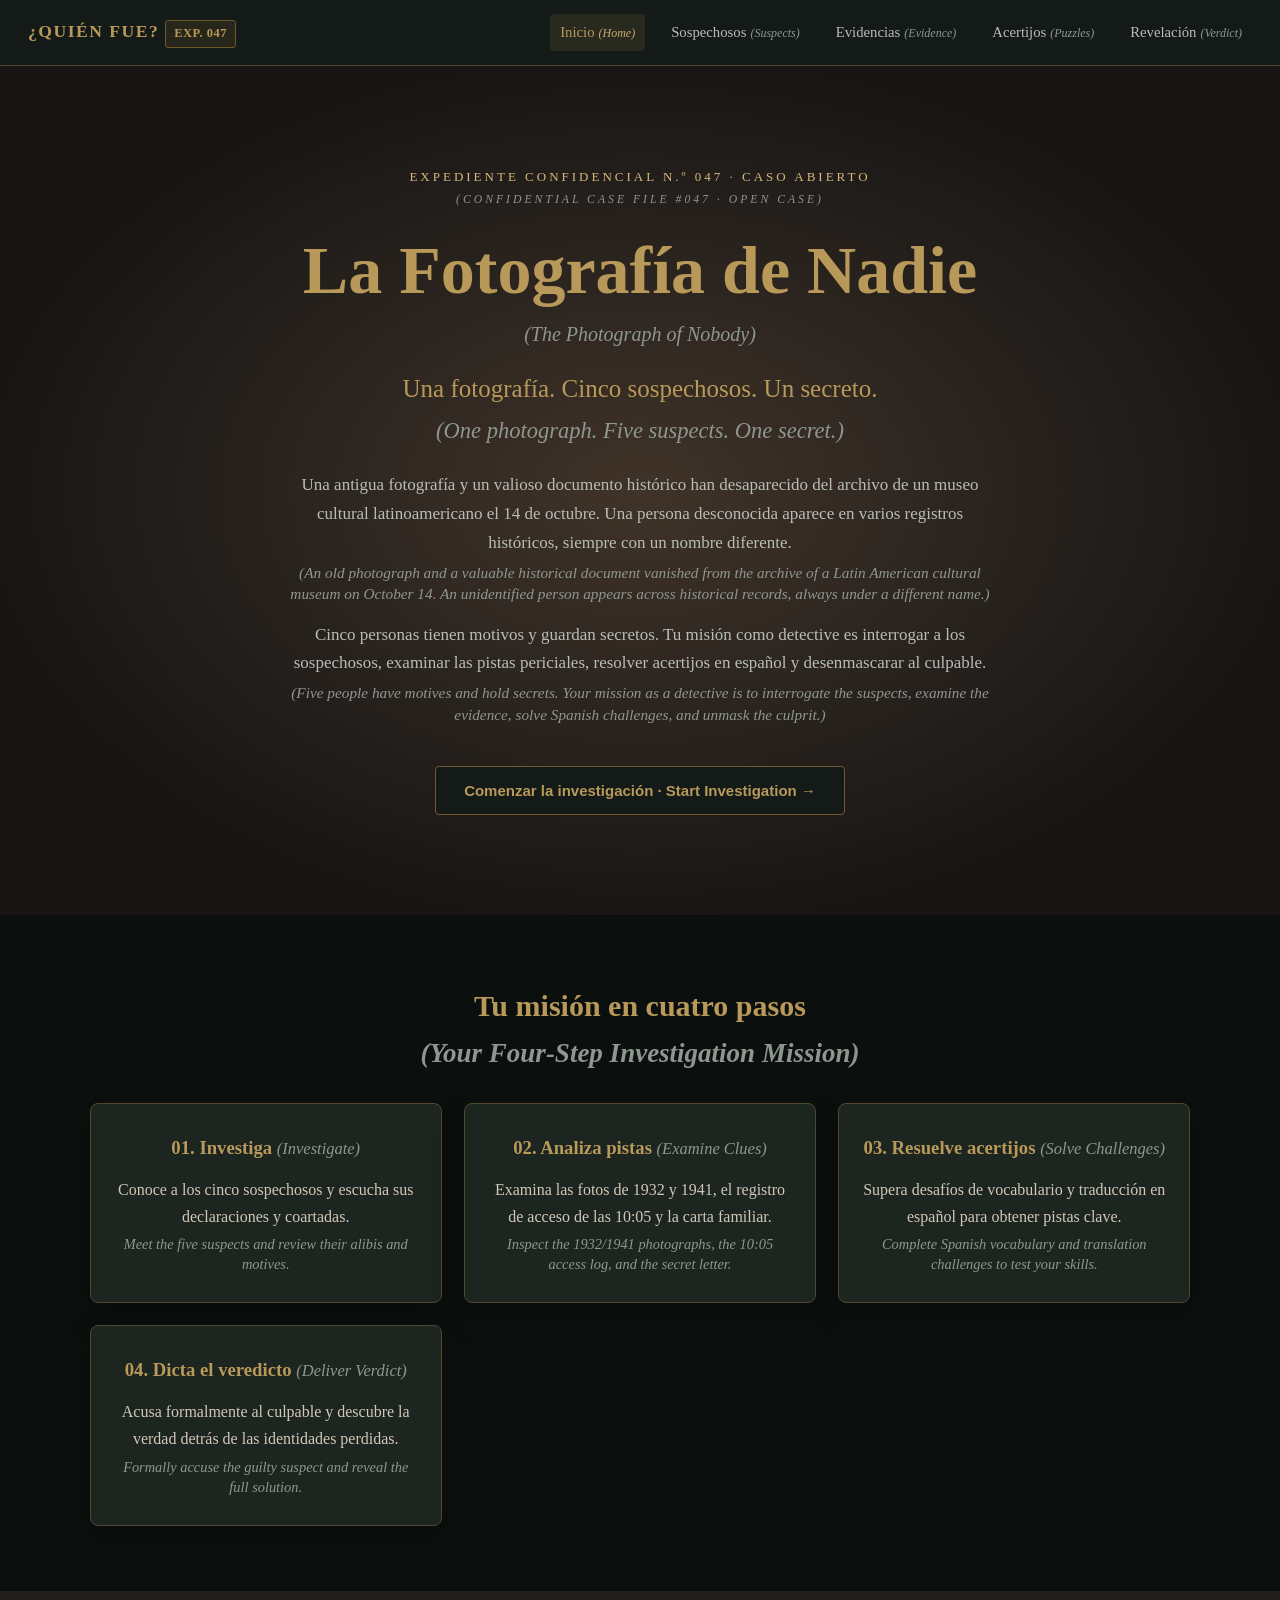
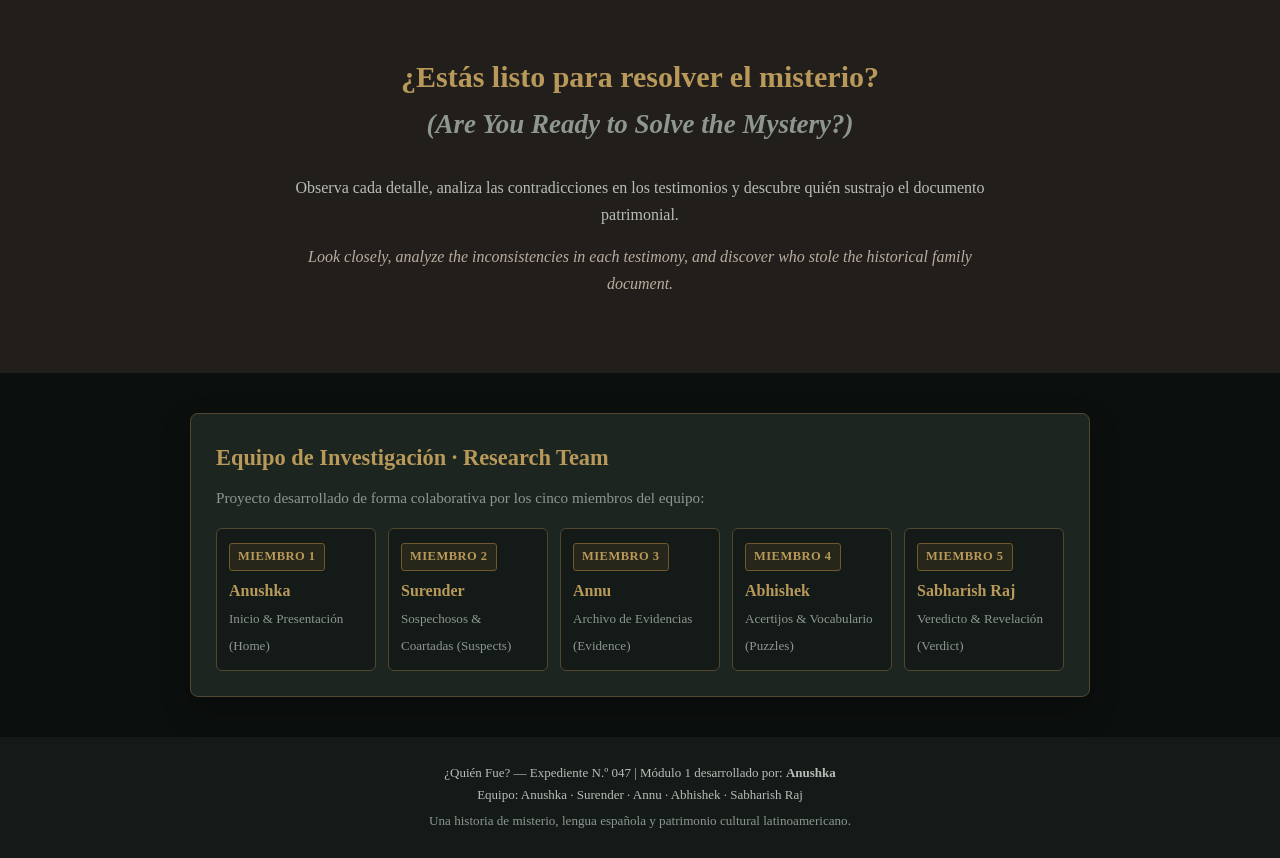
<file: index.html>
<!DOCTYPE html>
<html lang="es">

<head>
    <meta charset="UTF-8">
    <meta name="viewport" content="width=device-width, initial-scale=1.0">
    <meta name="description" content="¿Quién Fue? (Who Was It?) — Interactive Spanish mystery investigation game. Case File #047.">

    <title>¿Quién Fue? — La Fotografía de Nadie (The Photograph of Nobody)</title>

    <link rel="stylesheet" href="home.css">
    <link rel="stylesheet" href="unified-dark.css">
</head>

<body>

    <!-- Unified Accessible Navigation Bar -->
    <header>
        <nav class="site-nav" aria-label="Navegación principal / Main Navigation">
            <a href="index.html" class="nav-brand">¿QUIÉN FUE? <span class="badge-clean">EXP. 047</span></a>

            <div class="nav-links">
                <a href="index.html" class="active">Inicio <span class="nav-sub">(Home)</span></a>
                <a href="suspects.html">Sospechosos <span class="nav-sub">(Suspects)</span></a>
                <a href="evidence.html">Evidencias <span class="nav-sub">(Evidence)</span></a>
                <a href="puzzles.html">Acertijos <span class="nav-sub">(Puzzles)</span></a>
                <a href="reveal.html">Revelación <span class="nav-sub">(Verdict)</span></a>
            </div>
        </nav>
    </header>

    <!-- Main opening section -->
    <main>

        <section class="hero">

            <p class="case-number">
                EXPEDIENTE CONFIDENCIAL N.º 047 · CASO ABIERTO
                <span class="lang-sub">(CONFIDENTIAL CASE FILE #047 · OPEN CASE)</span>
            </p>

            <h1>La Fotografía de Nadie</h1>
            <p class="lang-sub" style="font-size: 1.25rem; margin-top: -10px; margin-bottom: 20px;">(The Photograph of Nobody)</p>

            <h2>
                Una fotografía. Cinco sospechosos. Un secreto.
                <span class="lang-sub">(One photograph. Five suspects. One secret.)</span>
            </h2>

            <p class="intro">
                Una antigua fotografía y un valioso documento histórico han desaparecido del archivo de un museo cultural latinoamericano el 14 de octubre. Una persona desconocida aparece en varios registros históricos, siempre con un nombre diferente.
                <span class="lang-sub">(An old photograph and a valuable historical document vanished from the archive of a Latin American cultural museum on October 14. An unidentified person appears across historical records, always under a different name.)</span>
            </p>

            <p class="intro">
                Cinco personas tienen motivos y guardan secretos. Tu misión como detective es interrogar a los sospechosos, examinar las pistas periciales, resolver acertijos en español y desenmascarar al culpable.
                <span class="lang-sub">(Five people have motives and hold secrets. Your mission as a detective is to interrogate the suspects, examine the evidence, solve Spanish challenges, and unmask the culprit.)</span>
            </p>

            <button id="startButton" class="button" aria-label="Comenzar la investigación / Start Investigation">
                Comenzar la investigación · Start Investigation →
            </button>

        </section>

        <!-- How to play / Your Mission -->
        <section class="how-to-play">

            <h2>
                Tu misión en cuatro pasos
                <span class="lang-sub">(Your Four-Step Investigation Mission)</span>
            </h2>

            <div class="cards">

                <article class="card">
                    <h3>01. Investiga <span class="inline-en">(Investigate)</span></h3>
                    <p>Conoce a los cinco sospechosos y escucha sus declaraciones y coartadas.</p>
                    <span class="lang-sub">Meet the five suspects and review their alibis and motives.</span>
                </article>

                <article class="card">
                    <h3>02. Analiza pistas <span class="inline-en">(Examine Clues)</span></h3>
                    <p>Examina las fotos de 1932 y 1941, el registro de acceso de las 10:05 y la carta familiar.</p>
                    <span class="lang-sub">Inspect the 1932/1941 photographs, the 10:05 access log, and the secret letter.</span>
                </article>

                <article class="card">
                    <h3>03. Resuelve acertijos <span class="inline-en">(Solve Challenges)</span></h3>
                    <p>Supera desafíos de vocabulario y traducción en español para obtener pistas clave.</p>
                    <span class="lang-sub">Complete Spanish vocabulary and translation challenges to test your skills.</span>
                </article>

                <article class="card">
                    <h3>04. Dicta el veredicto <span class="inline-en">(Deliver Verdict)</span></h3>
                    <p>Acusa formalmente al culpable y descubre la verdad detrás de las identidades perdidas.</p>
                    <span class="lang-sub">Formally accuse the guilty suspect and reveal the full solution.</span>
                </article>

            </div>

        </section>

        <!-- About the project -->
        <section class="about">
            <h2>
                ¿Estás listo para resolver el misterio?
                <span class="lang-sub">(Are You Ready to Solve the Mystery?)</span>
            </h2>

            <p>
                Observa cada detalle, analiza las contradicciones en los testimonios y descubre quién sustrajo el documento patrimonial.
            </p>

            <p class="translation">
                Look closely, analyze the inconsistencies in each testimony, and discover who stole the historical family document.
            </p>
        </section>

        <!-- Team Roster Section -->
        <section class="panel" style="margin: 40px auto; max-width: 900px; padding: 25px; border-radius: 8px; border: 1px solid var(--qf-border); background: var(--qf-card);">
            <h2 style="font-size: 1.4rem; margin-bottom: 8px;">
                Equipo de Investigación · Research Team
            </h2>
            <p style="color: var(--qf-muted); margin-bottom: 18px; font-size: 0.95rem;">
                Proyecto desarrollado de forma colaborativa por los cinco miembros del equipo:
            </p>
            <div style="display: grid; grid-template-columns: repeat(auto-fit, minmax(160px, 1fr)); gap: 12px; text-align: left;">
                <div style="background: var(--qf-nav); padding: 12px; border-radius: 6px; border: 1px solid var(--qf-border);">
                    <span class="badge-clean">Miembro 1</span>
                    <strong style="display: block; color: var(--qf-gold); margin-top: 6px;">Anushka</strong>
                    <span style="font-size: 0.82rem; color: var(--qf-muted);">Inicio & Presentación (Home)</span>
                </div>
                <div style="background: var(--qf-nav); padding: 12px; border-radius: 6px; border: 1px solid var(--qf-border);">
                    <span class="badge-clean">Miembro 2</span>
                    <strong style="display: block; color: var(--qf-gold); margin-top: 6px;">Surender</strong>
                    <span style="font-size: 0.82rem; color: var(--qf-muted);">Sospechosos & Coartadas (Suspects)</span>
                </div>
                <div style="background: var(--qf-nav); padding: 12px; border-radius: 6px; border: 1px solid var(--qf-border);">
                    <span class="badge-clean">Miembro 3</span>
                    <strong style="display: block; color: var(--qf-gold); margin-top: 6px;">Annu</strong>
                    <span style="font-size: 0.82rem; color: var(--qf-muted);">Archivo de Evidencias (Evidence)</span>
                </div>
                <div style="background: var(--qf-nav); padding: 12px; border-radius: 6px; border: 1px solid var(--qf-border);">
                    <span class="badge-clean">Miembro 4</span>
                    <strong style="display: block; color: var(--qf-gold); margin-top: 6px;">Abhishek</strong>
                    <span style="font-size: 0.82rem; color: var(--qf-muted);">Acertijos & Vocabulario (Puzzles)</span>
                </div>
                <div style="background: var(--qf-nav); padding: 12px; border-radius: 6px; border: 1px solid var(--qf-border);">
                    <span class="badge-clean">Miembro 5</span>
                    <strong style="display: block; color: var(--qf-gold); margin-top: 6px;">Sabharish Raj</strong>
                    <span style="font-size: 0.82rem; color: var(--qf-muted);">Veredicto & Revelación (Verdict)</span>
                </div>
            </div>
        </section>

    </main>

    <!-- Footer -->
    <footer>
        <p>¿Quién Fue? — Expediente N.º 047 | Módulo 1 desarrollado por: <strong>Anushka</strong></p>
        <p>Equipo: Anushka · Surender · Annu · Abhishek · Sabharish Raj</p>
        <p style="font-size: 0.82rem; color: var(--qf-muted); margin-top: 4px;">Una historia de misterio, lengua española y patrimonio cultural latinoamericano.</p>
    </footer>

    <script src="home.js"></script>

</body>
</html>
</file>
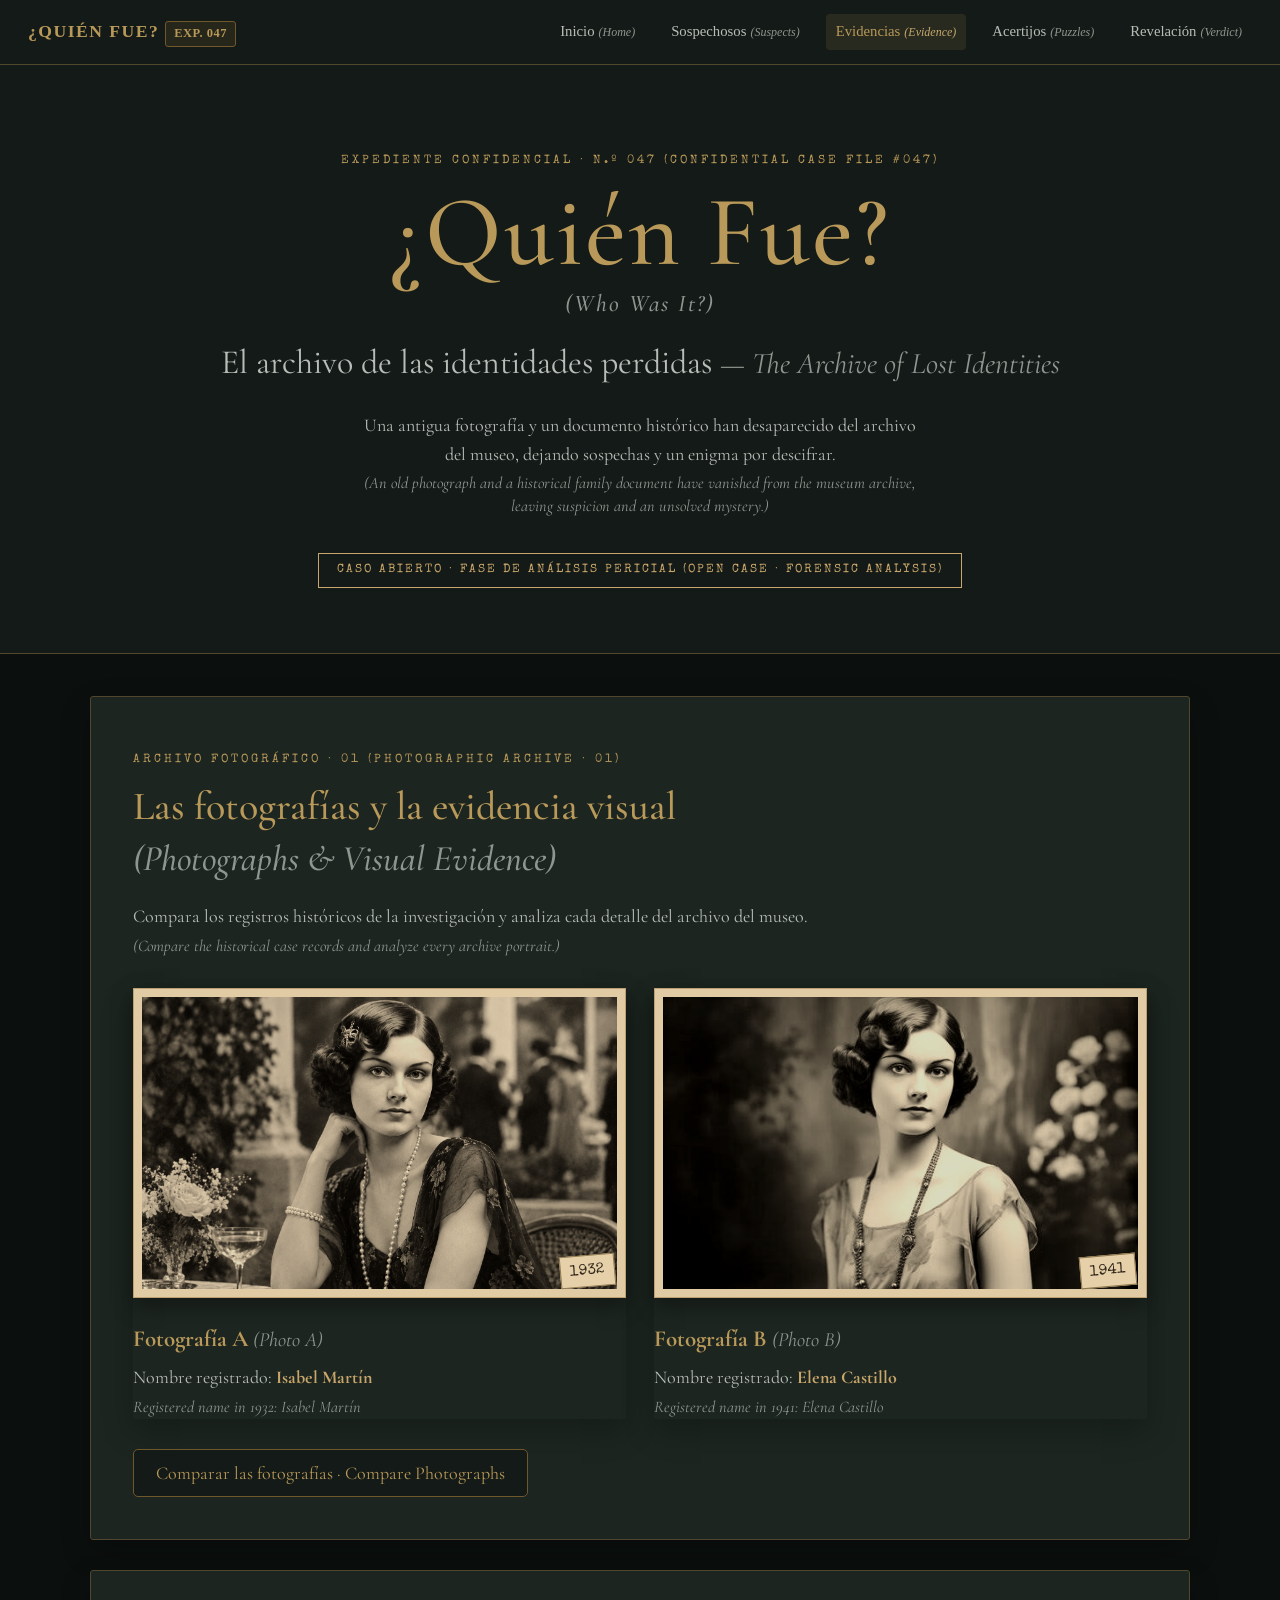
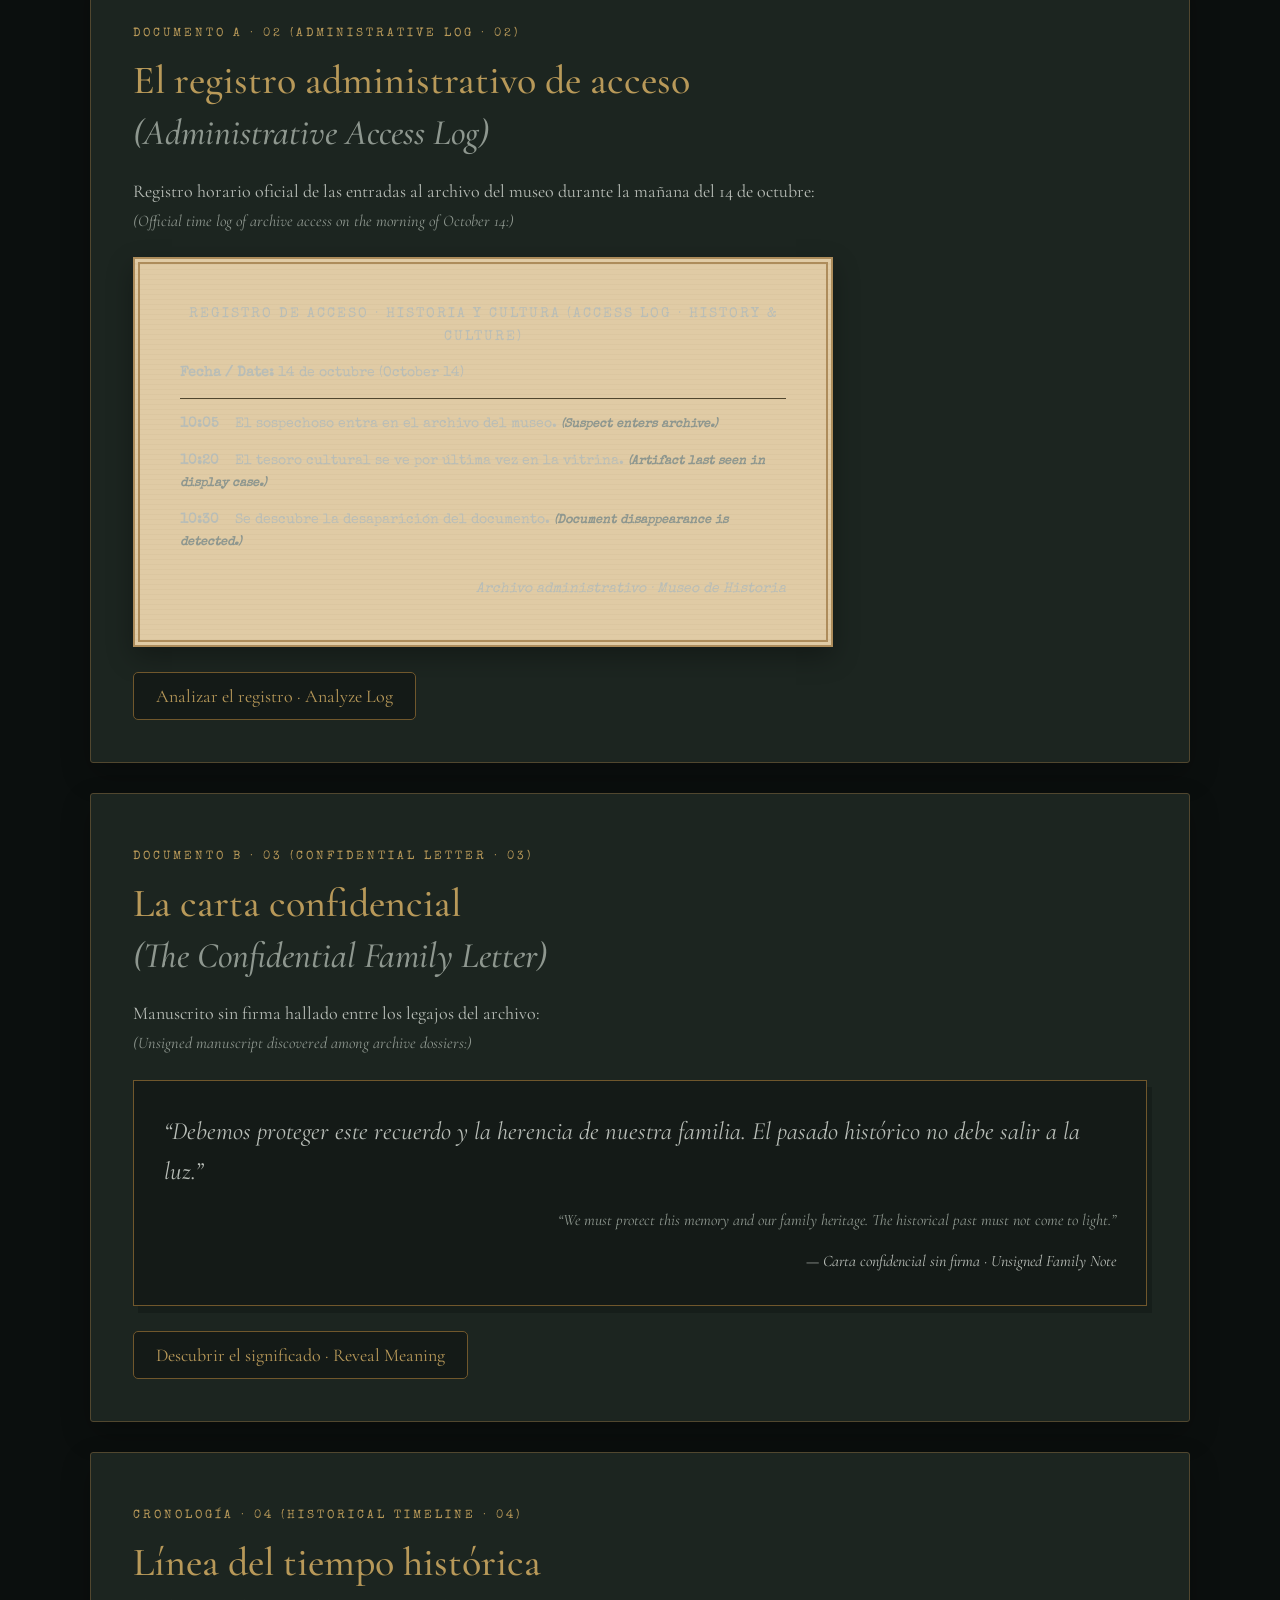
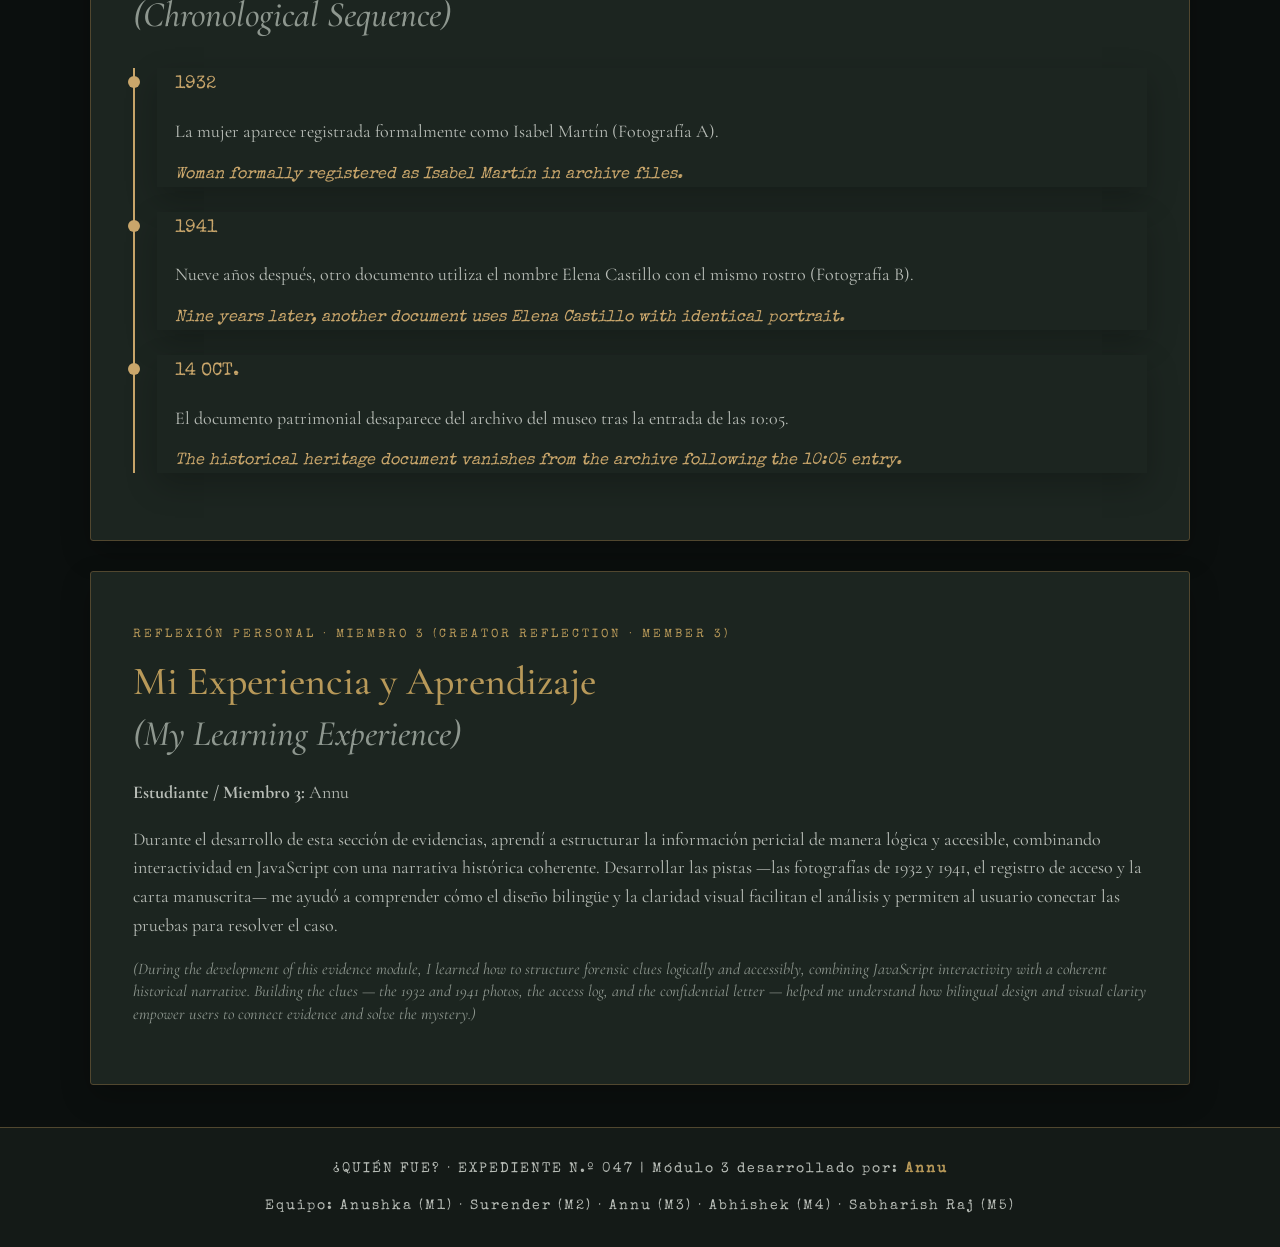
<file: evidence.html>
<!DOCTYPE html>
<html lang="es">
<head>
    <meta charset="UTF-8">
    <meta name="viewport" content="width=device-width, initial-scale=1.0">
    <meta name="description" content="¿Quién Fue? — Archivo de Evidencias (Evidence Archive). Análisis de fotografías, registros y cartas del Caso 047.">
    <title>¿Quién Fue? | Archivo de Evidencias (Evidence Archive)</title>
    <link rel="stylesheet" href="evidence.css">
    <link rel="stylesheet" href="unified-dark.css">
    <script src="evidence.js" defer></script>
</head>
<body>

    <!-- Unified Accessible Navigation Bar -->
    <header>
        <nav class="site-nav" aria-label="Navegación principal / Main Navigation">
            <a href="index.html" class="nav-brand">¿QUIÉN FUE? <span class="badge-clean">EXP. 047</span></a>

            <div class="nav-links">
                <a href="index.html">Inicio <span class="nav-sub">(Home)</span></a>
                <a href="suspects.html">Sospechosos <span class="nav-sub">(Suspects)</span></a>
                <a href="evidence.html" class="active">Evidencias <span class="nav-sub">(Evidence)</span></a>
                <a href="puzzles.html">Acertijos <span class="nav-sub">(Puzzles)</span></a>
                <a href="reveal.html">Revelación <span class="nav-sub">(Verdict)</span></a>
            </div>
        </nav>
    </header>

    <header class="hero">
        <p class="eyebrow">EXPEDIENTE CONFIDENCIAL · N.º 047 (CONFIDENTIAL CASE FILE #047)</p>
        <h1>¿Quién Fue? <span class="lang-sub" style="font-size: 1.5rem; margin-top: 4px;">(Who Was It?)</span></h1>
        <p class="subtitle">El archivo de las identidades perdidas <span class="inline-en">— The Archive of Lost Identities</span></p>
        <p class="intro">
            Una antigua fotografía y un documento histórico han desaparecido del archivo del museo, dejando sospechas y un enigma por descifrar.
            <span class="lang-sub">(An old photograph and a historical family document have vanished from the museum archive, leaving suspicion and an unsolved mystery.)</span>
        </p>
        <span class="case-label">CASO ABIERTO · FASE DE ANÁLISIS PERICIAL (OPEN CASE · FORENSIC ANALYSIS)</span>
    </header>

    <main>
        <!-- Section 01: Photo Evidence -->
        <section class="panel">
            <p class="eyebrow">ARCHIVO FOTOGRÁFICO · 01 (PHOTOGRAPHIC ARCHIVE · 01)</p>
            <h2>Las fotografías y la evidencia visual <span class="lang-sub">(Photographs & Visual Evidence)</span></h2>
            <p>
                Compara los registros históricos de la investigación y analiza cada detalle del archivo del museo.
                <span class="lang-sub">(Compare the historical case records and analyze every archive portrait.)</span>
            </p>

            <div class="photo-grid">
                <article class="photo-card">
                    <div class="photo portrait">
                        <img src="images/sp_3.png" alt="Retrato antiguo de Isabel Martín en 1932">
                        <span class="photo-stamp">1932</span>
                    </div>
                    <h3>Fotografía A <span class="inline-en">(Photo A)</span></h3>
                    <p>Nombre registrado: <strong>Isabel Martín</strong></p>
                    <span class="lang-sub">Registered name in 1932: Isabel Martín</span>
                </article>

                <article class="photo-card">
                    <div class="photo portrait">
                        <img src="images/sp2.jpg" alt="Retrato registrado en 1941 con el nombre de Elena Castillo">
                        <span class="photo-stamp">1941</span>
                    </div>
                    <h3>Fotografía B <span class="inline-en">(Photo B)</span></h3>
                    <p>Nombre registrado: <strong>Elena Castillo</strong></p>
                    <span class="lang-sub">Registered name in 1941: Elena Castillo</span>
                </article>
            </div>

            <button class="button" data-reveal="photo-clue" aria-expanded="false" aria-controls="photo-clue">
                Comparar las fotografías · Compare Photographs
            </button>

            <div class="clue" id="photo-clue" hidden>
                <h3>Hallazgo pericial · Forensic Finding</h3>
                <p>
                    La evidencia fotográfica demuestra que ambas fichas históricas retratan a la misma persona con nombres distintos (Isabel Martín en 1932 y Elena Castillo en 1941) para ocultar su identidad familiar en la historia.
                </p>
                <p class="lang-sub">
                    (Photographic evidence confirms both historical files portray the same person using different names (Isabel Martín in 1932 and Elena Castillo in 1941) to conceal her family identity.)
                </p>
            </div>
        </section>

        <!-- Section 02: Administrative Log -->
        <section class="panel">
            <p class="eyebrow">DOCUMENTO A · 02 (ADMINISTRATIVE LOG · 02)</p>
            <h2>El registro administrativo de acceso <span class="lang-sub">(Administrative Access Log)</span></h2>
            <p>
                Registro horario oficial de las entradas al archivo del museo durante la mañana del 14 de octubre:
                <span class="lang-sub">(Official time log of archive access on the morning of October 14:)</span>
            </p>

            <div class="document">
                <p class="document-title">REGISTRO DE ACCESO · HISTORIA Y CULTURA (ACCESS LOG · HISTORY & CULTURE)</p>
                <p><strong>Fecha / Date:</strong> 14 de octubre (October 14)</p>
                <hr>
                <p><span>10:05</span> El sospechoso entra en el archivo del museo. <span class="inline-en">(Suspect enters archive.)</span></p>
                <p><span>10:20</span> El tesoro cultural se ve por última vez en la vitrina. <span class="inline-en">(Artifact last seen in display case.)</span></p>
                <p><span>10:30</span> Se descubre la desaparición del documento. <span class="inline-en">(Document disappearance is detected.)</span></p>
                <p class="signature">Archivo administrativo · Museo de Historia</p>
            </div>

            <button class="button" data-reveal="record-clue" aria-expanded="false" aria-controls="record-clue">
                Analizar el registro · Analyze Log
            </button>

            <div class="clue" id="record-clue" hidden>
                <h3>Pista cronológica clave · Key Timeline Clue</h3>
                <p>
                    El registro fija una ventana crítica de 25 minutos (entre las 10:05 y las 10:30). Elena Castillo permaneció dentro del archivo justo en el lapso en que la vitrina quedó desatendida.
                </p>
                <p class="lang-sub">
                    (The log narrows down a 25-minute window (10:05 to 10:30). Elena Castillo was inside the archive during the exact period the display case was left unattended.)
                </p>
            </div>
        </section>

        <!-- Section 03: Confidential Letter -->
        <section class="panel">
            <p class="eyebrow">DOCUMENTO B · 03 (CONFIDENTIAL LETTER · 03)</p>
            <h2>La carta confidencial <span class="lang-sub">(The Confidential Family Letter)</span></h2>
            <p>
                Manuscrito sin firma hallado entre los legajos del archivo:
                <span class="lang-sub">(Unsigned manuscript discovered among archive dossiers:)</span>
            </p>

            <blockquote class="letter">
                “Debemos proteger este recuerdo y la herencia de nuestra familia. El pasado histórico no debe salir a la luz.”
                <span class="lang-sub">“We must protect this memory and our family heritage. The historical past must not come to light.”</span>
                <span>— Carta confidencial sin firma · Unsigned Family Note</span>
            </blockquote>

            <button class="button" data-reveal="letter-clue" aria-expanded="false" aria-controls="letter-clue">
                Descubrir el significado · Reveal Meaning
            </button>

            <div class="clue" id="letter-clue" hidden>
                <h3>Móvil de la sustracción · Motive Revealed</h3>
                <p>
                    La carta demuestra que el robo no fue por lucro económico, sino para proteger un secreto familiar ancestral vinculado al patrimonio histórico expuesto en el museo.
                </p>
                <p class="lang-sub">
                    (The letter demonstrates the theft was not driven by money, but rather to protect an ancestral family secret connected to the museum's exhibition.)
                </p>
            </div>
        </section>

        <!-- Section 04: Timeline -->
        <section class="panel">
            <p class="eyebrow">CRONOLOGÍA · 04 (HISTORICAL TIMELINE · 04)</p>
            <h2>Línea del tiempo histórica <span class="lang-sub">(Chronological Sequence)</span></h2>

            <div class="timeline">
                <article>
                    <span>1932</span>
                    <p>La mujer aparece registrada formalmente como Isabel Martín (Fotografía A).</p>
                    <span class="lang-sub">Woman formally registered as Isabel Martín in archive files.</span>
                </article>
                <article>
                    <span>1941</span>
                    <p>Nueve años después, otro documento utiliza el nombre Elena Castillo con el mismo rostro (Fotografía B).</p>
                    <span class="lang-sub">Nine years later, another document uses Elena Castillo with identical portrait.</span>
                </article>
                <article>
                    <span>14 OCT.</span>
                    <p>El documento patrimonial desaparece del archivo del museo tras la entrada de las 10:05.</p>
                    <span class="lang-sub">The historical heritage document vanishes from the archive following the 10:05 entry.</span>
                </article>
            </div>
        </section>

        <!-- Section 05: Creator Reflection -->
        <section class="panel">
            <p class="eyebrow">REFLEXIÓN PERSONAL · MIEMBRO 3 (CREATOR REFLECTION · MEMBER 3)</p>
            <h2>Mi Experiencia y Aprendizaje <span class="lang-sub">(My Learning Experience)</span></h2>
            <p><strong>Estudiante / Miembro 3:</strong> Annu</p>
            <p class="reflection-text">
                Durante el desarrollo de esta sección de evidencias, aprendí a estructurar la información pericial de manera lógica y accesible, combinando interactividad en JavaScript con una narrativa histórica coherente. Desarrollar las pistas —las fotografías de 1932 y 1941, el registro de acceso y la carta manuscrita— me ayudó a comprender cómo el diseño bilingüe y la claridad visual facilitan el análisis y permiten al usuario conectar las pruebas para resolver el caso.
            </p>
            <p class="lang-sub">
                (During the development of this evidence module, I learned how to structure forensic clues logically and accessibly, combining JavaScript interactivity with a coherent historical narrative. Building the clues — the 1932 and 1941 photos, the access log, and the confidential letter — helped me understand how bilingual design and visual clarity empower users to connect evidence and solve the mystery.)
            </p>
        </section>
    </main>

    <footer class="team-credits-bar">
        <p>¿QUIÉN FUE? · EXPEDIENTE N.º 047 | Módulo 3 desarrollado por: <strong>Annu</strong></p>
        <p>Equipo: Anushka (M1) · Surender (M2) · Annu (M3) · Abhishek (M4) · Sabharish Raj (M5)</p>
    </footer>
</body>
</html>
</file>
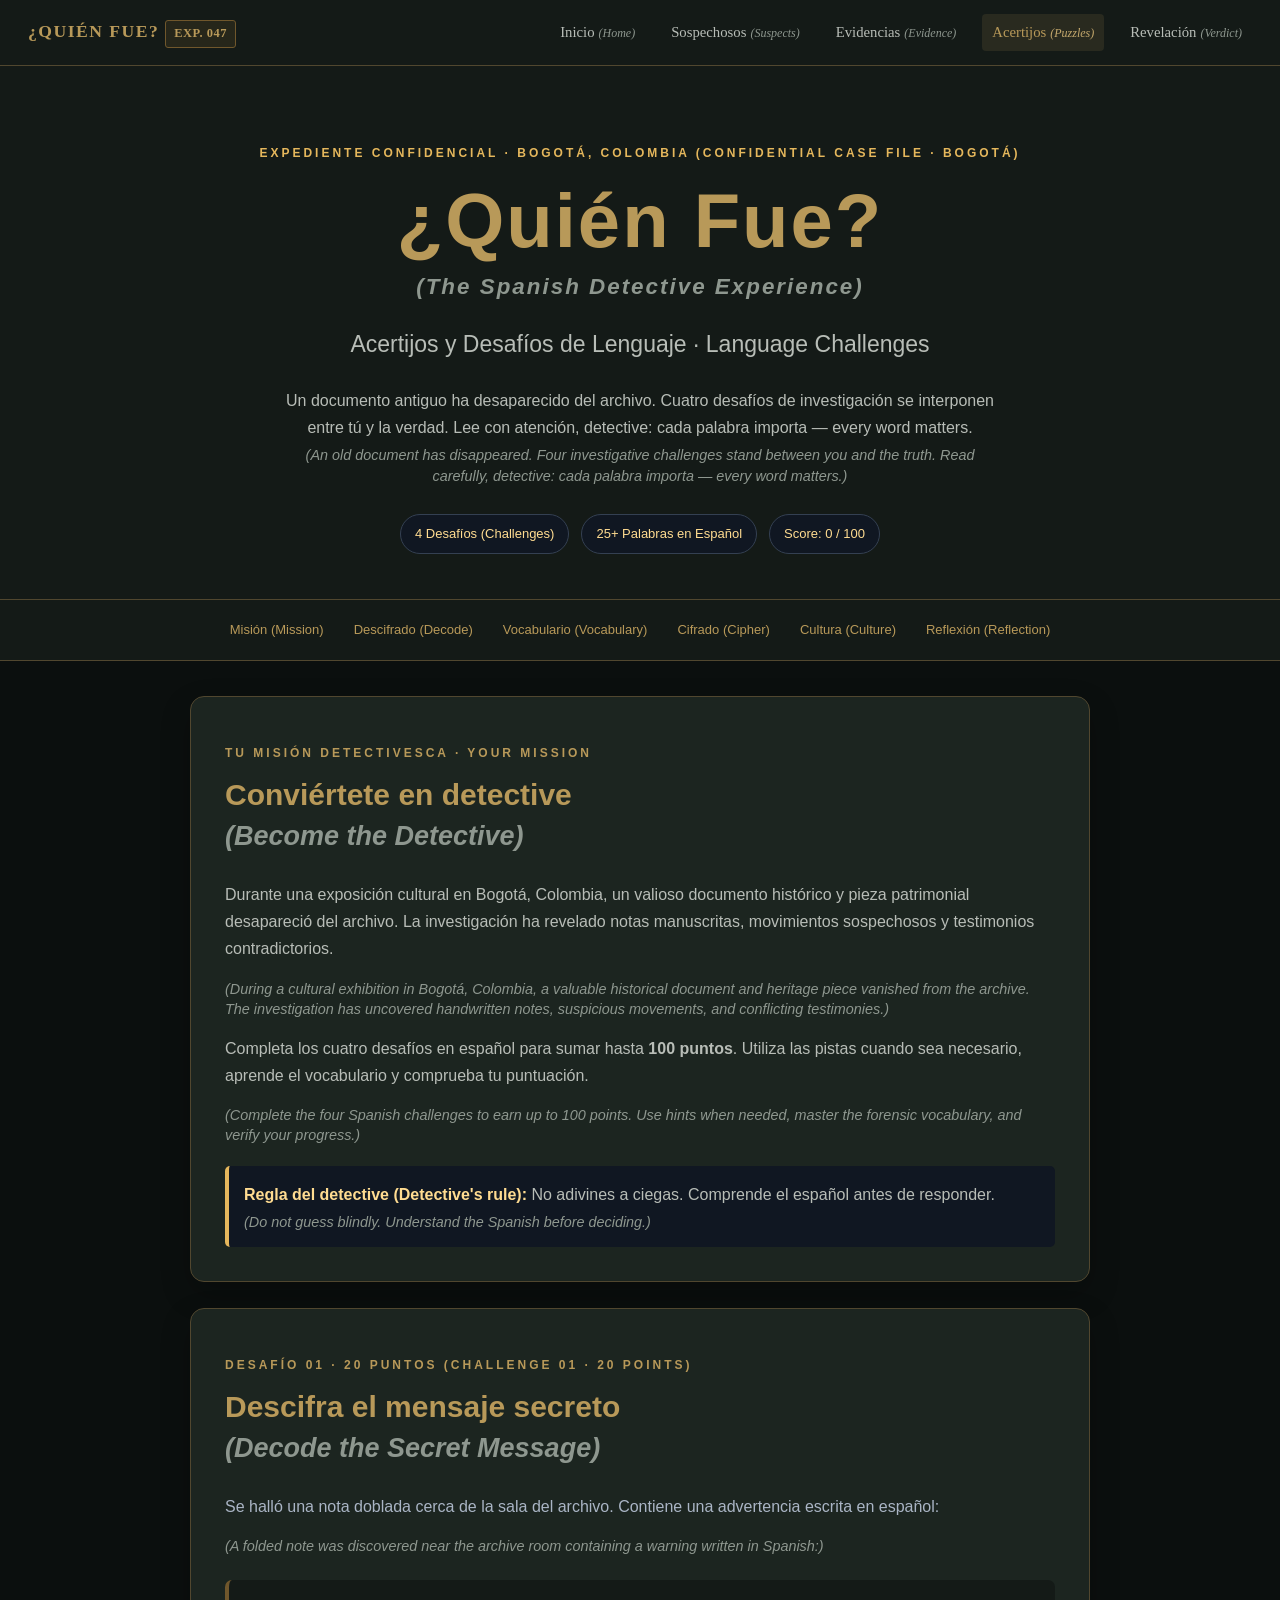
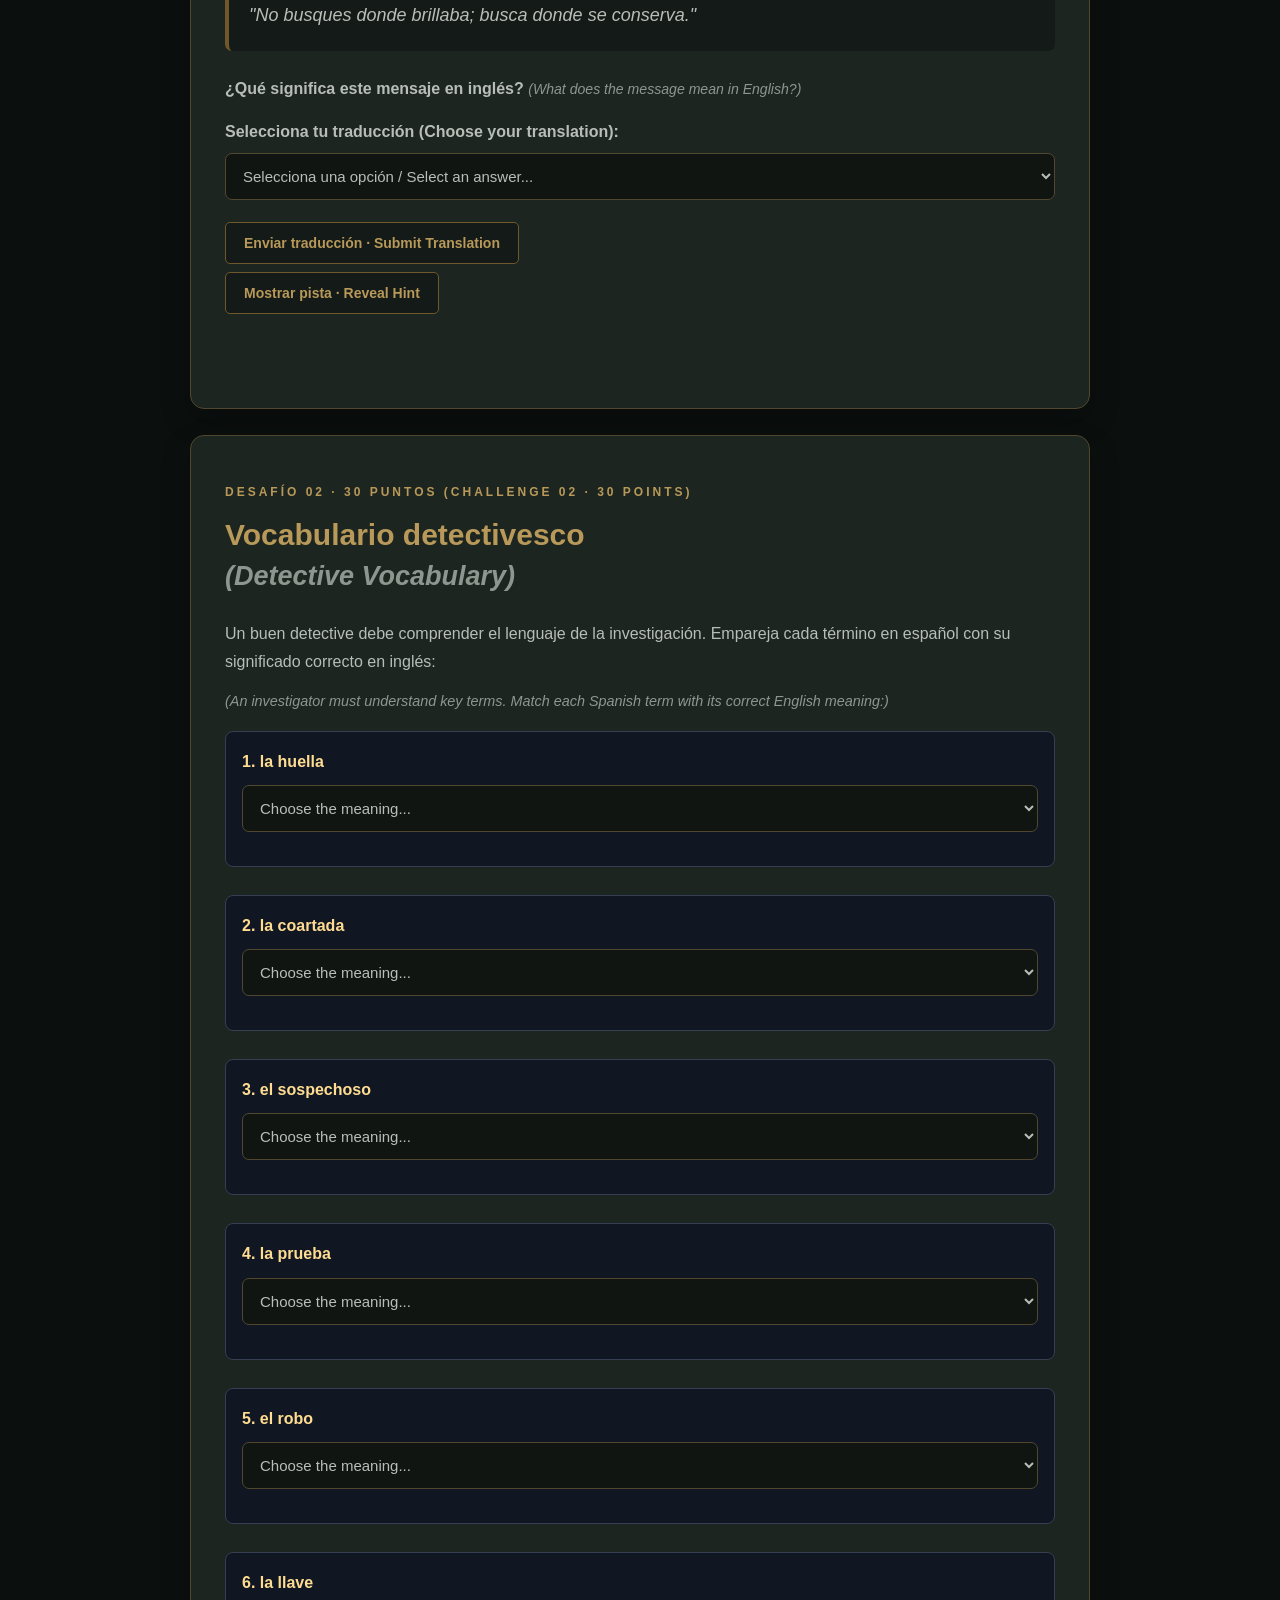
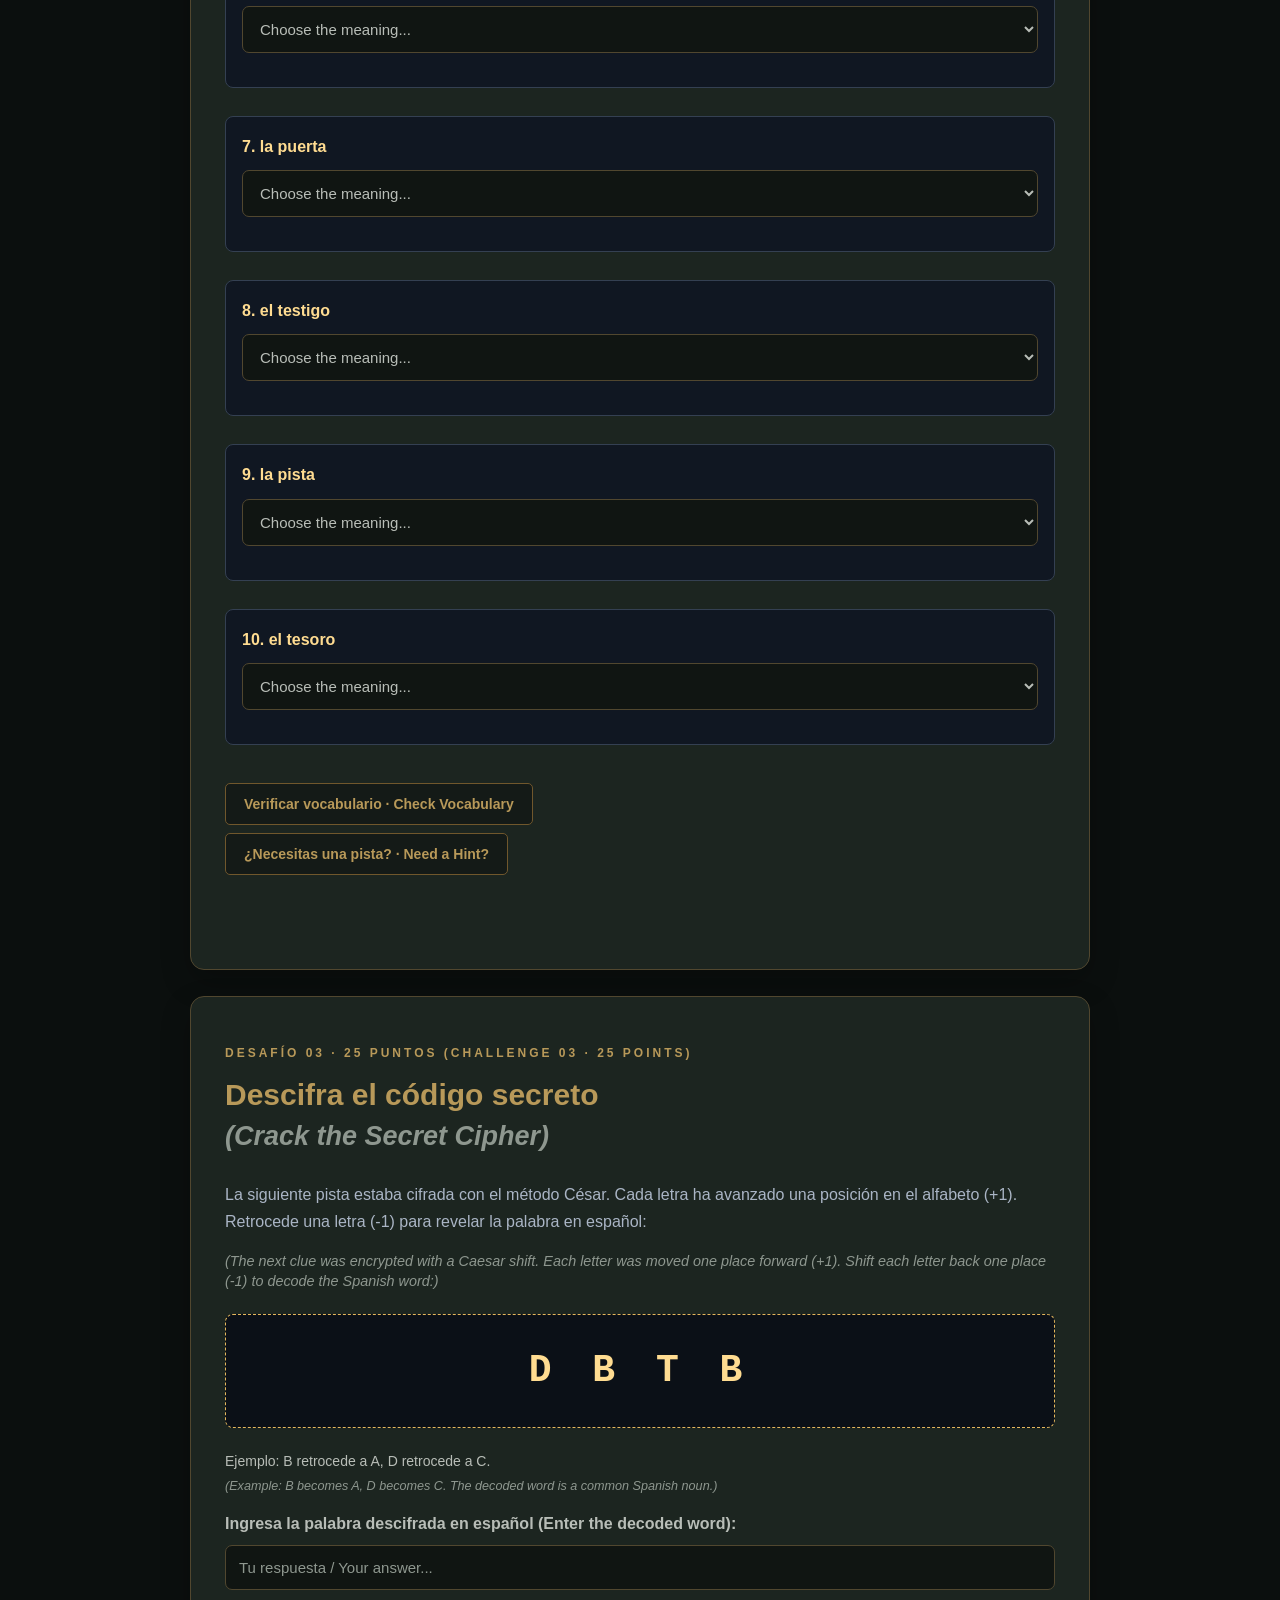
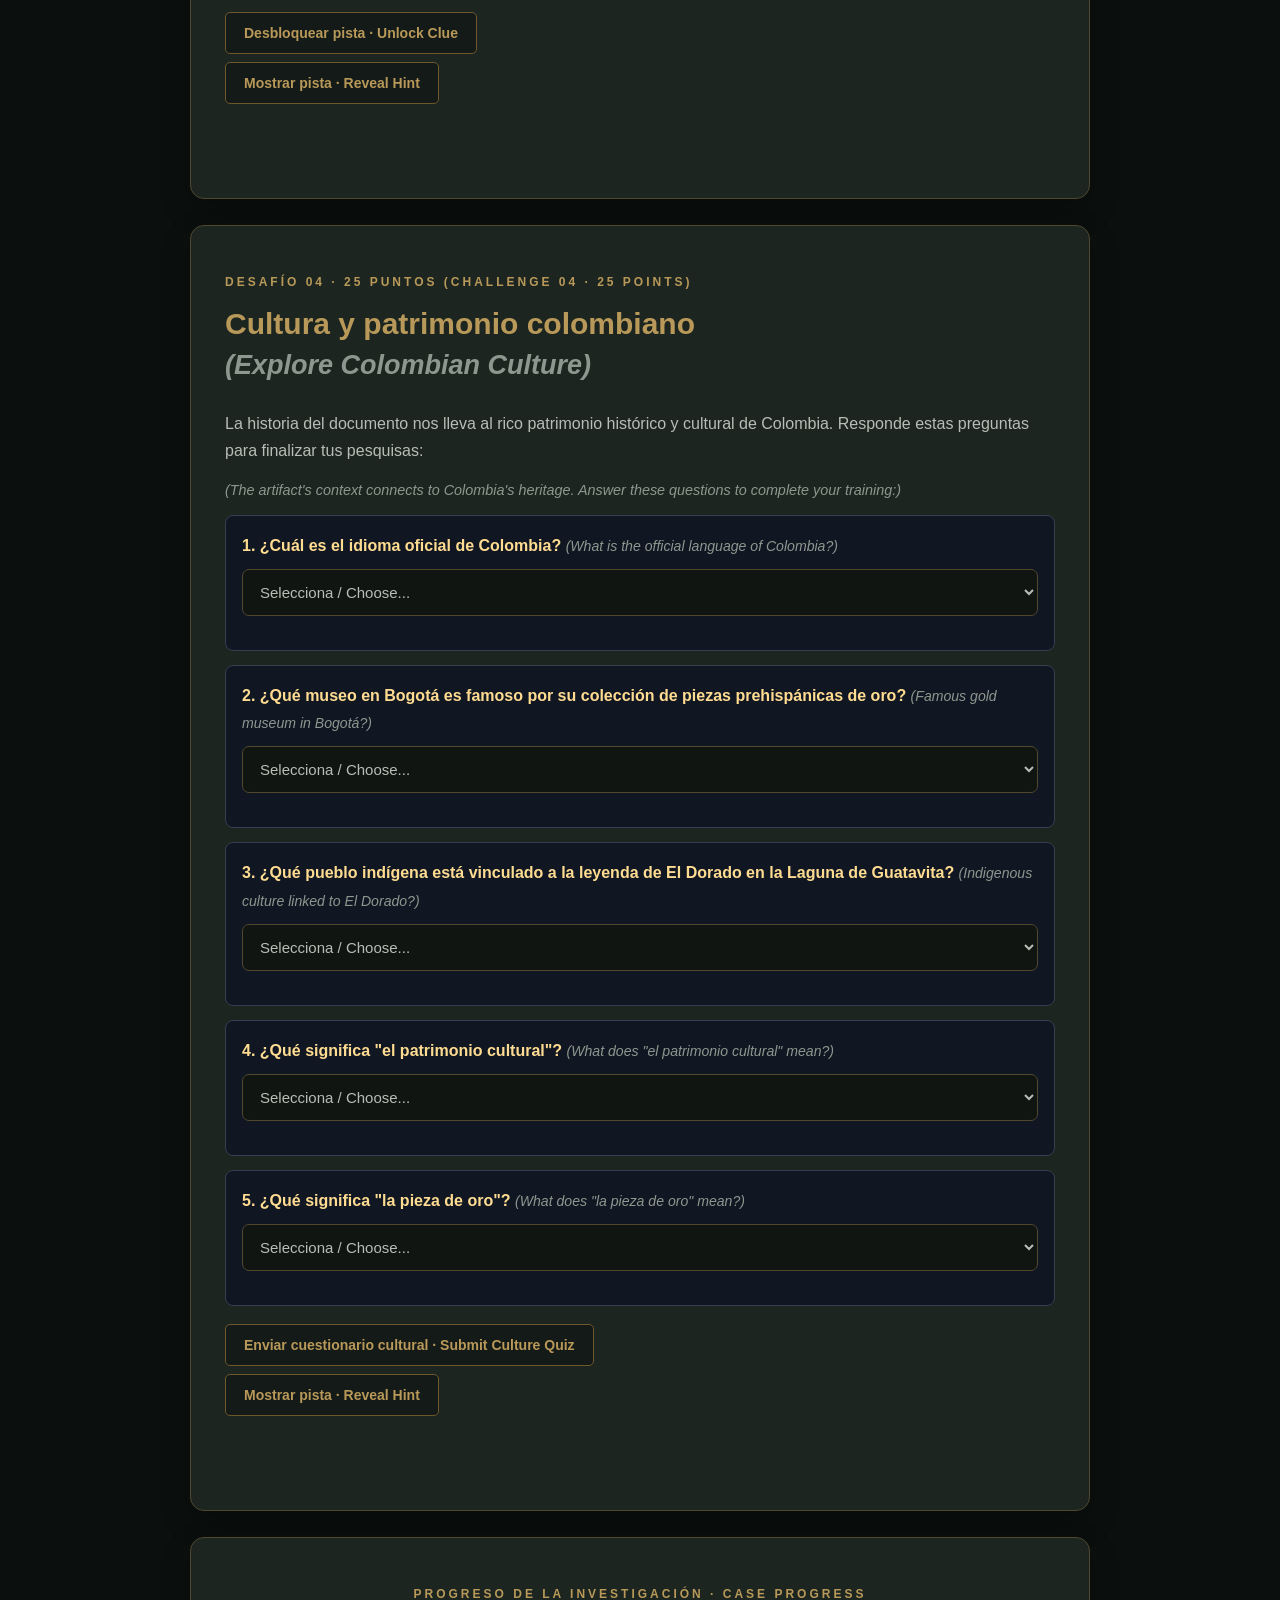
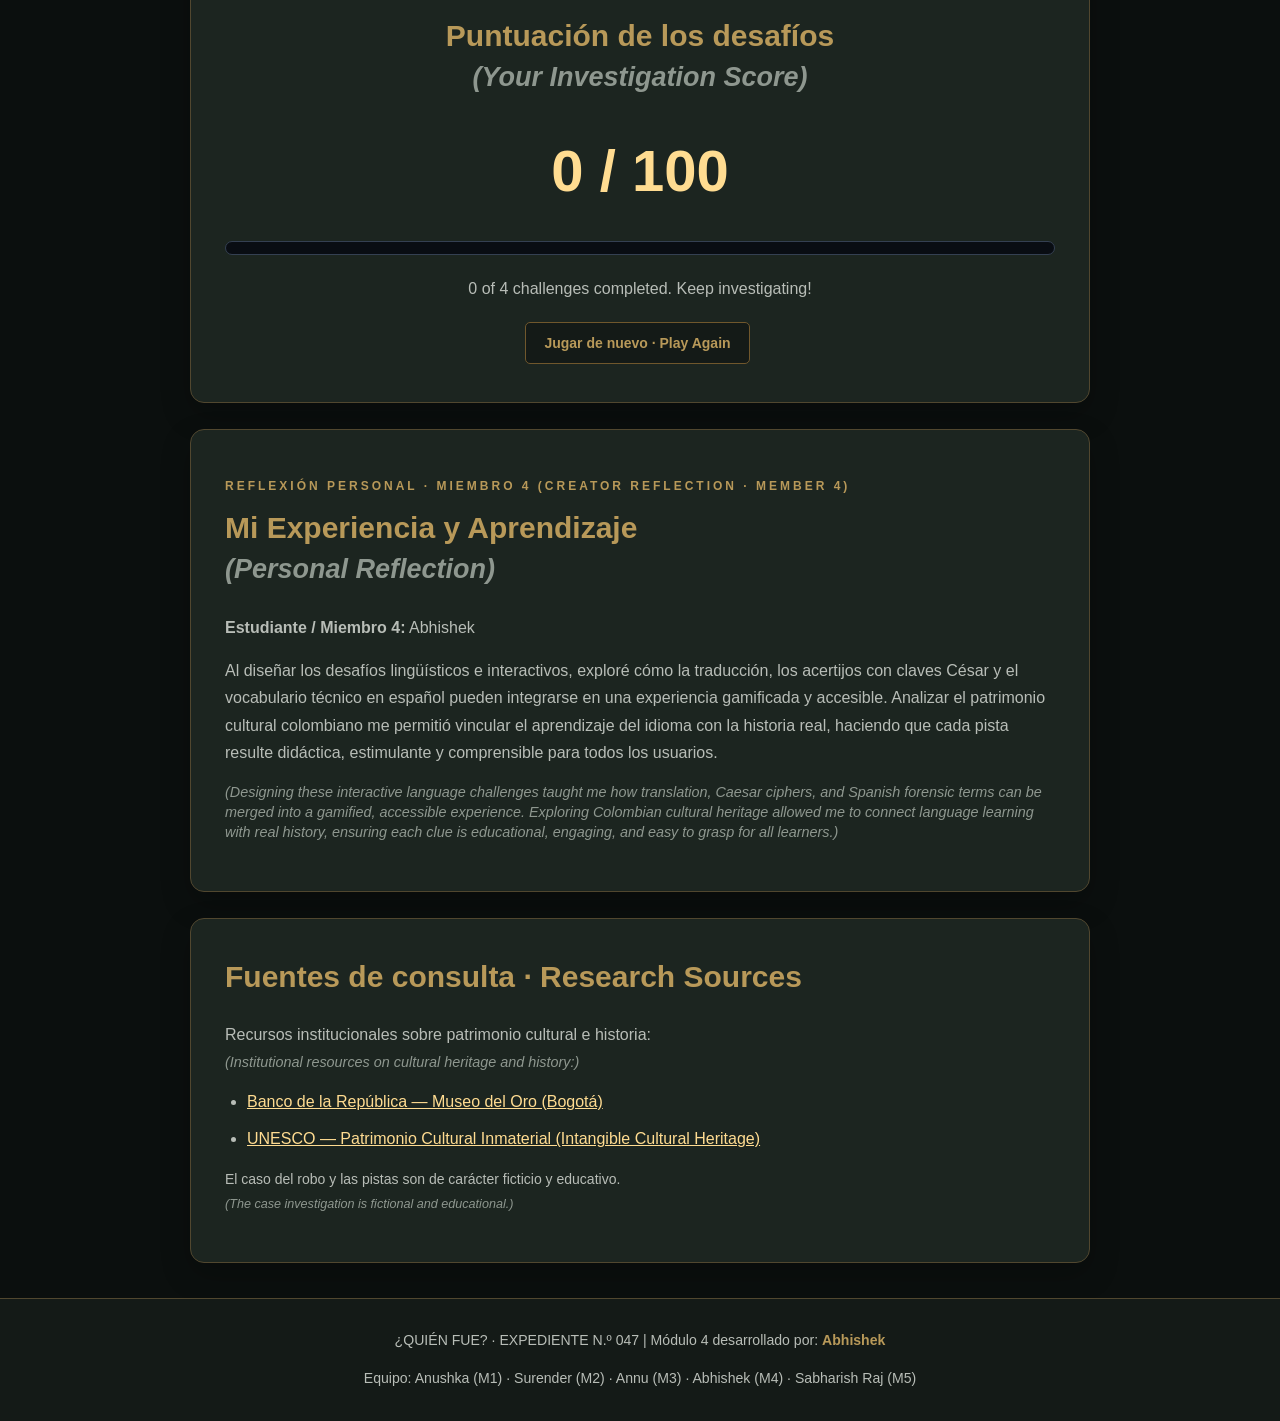
<file: puzzles.html>
<!DOCTYPE html>
<html lang="en">
<head>
    <meta charset="UTF-8">
    <meta name="viewport" content="width=device-width, initial-scale=1.0">
    <meta name="description" content="Solve Spanish language puzzles and investigate a mysterious Colombian treasure theft. Case File #047.">
    <title>¿Quién Fue? | Acertijos y Desafíos (Language Puzzles)</title>
    <link rel="stylesheet" href="puzzles.css">
    <link rel="stylesheet" href="unified-dark.css">
    <script src="puzzles.js" defer></script>
</head>
<body>

<!-- Unified Accessible Navigation Bar -->
<header>
    <nav class="site-nav" aria-label="Navegación principal / Main Navigation">
        <a href="index.html" class="nav-brand">¿QUIÉN FUE? <span class="badge-clean">EXP. 047</span></a>

        <div class="nav-links">
            <a href="index.html">Inicio <span class="nav-sub">(Home)</span></a>
            <a href="suspects.html">Sospechosos <span class="nav-sub">(Suspects)</span></a>
            <a href="evidence.html">Evidencias <span class="nav-sub">(Evidence)</span></a>
            <a href="puzzles.html" class="active">Acertijos <span class="nav-sub">(Puzzles)</span></a>
            <a href="reveal.html">Revelación <span class="nav-sub">(Verdict)</span></a>
        </div>
    </nav>
</header>

<header class="hero">
    <p class="case-label">EXPEDIENTE CONFIDENCIAL · BOGOTÁ, COLOMBIA (CONFIDENTIAL CASE FILE · BOGOTÁ)</p>
    <h1>¿Quién Fue? <span class="lang-sub" style="font-size: 1.4rem; margin-top: 4px;">(The Spanish Detective Experience)</span></h1>
    <p class="subtitle">Acertijos y Desafíos de Lenguaje · Language Challenges</p>
    <p class="intro">
        Un documento antiguo ha desaparecido del archivo. Cuatro desafíos de investigación se interponen entre tú y la verdad. Lee con atención, detective: cada palabra importa — every word matters.
        <span class="lang-sub">(An old document has disappeared. Four investigative challenges stand between you and the truth. Read carefully, detective: cada palabra importa — every word matters.)</span>
    </p>
    <div class="hero-stats">
        <span>4 Desafíos (Challenges)</span>
        <span>25+ Palabras en Español</span>
        <span id="top-score">Puntuación / Score: 0 / 100</span>
    </div>
</header>

<nav class="nav-bar" aria-label="Puzzle section navigation">
    <a href="#mission">Misión (Mission)</a>
    <a href="#puzzle1">Descifrado (Decode)</a>
    <a href="#puzzle2">Vocabulario (Vocabulary)</a>
    <a href="#puzzle3">Cifrado (Cipher)</a>
    <a href="#puzzle4">Cultura (Culture)</a>
    <a href="#reflection">Reflexión (Reflection)</a>
</nav>

<main>
    <section id="mission" class="panel">
        <p class="eyebrow">TU MISIÓN DETECTIVESCA · YOUR MISSION</p>
        <h2>Conviértete en detective <span class="lang-sub">(Become the Detective)</span></h2>
        <p>
            Durante una exposición cultural en Bogotá, Colombia, un valioso documento histórico y pieza patrimonial desapareció del archivo. La investigación ha revelado notas manuscritas, movimientos sospechosos y testimonios contradictorios.
        </p>
        <p class="lang-sub">
            (During a cultural exhibition in Bogotá, Colombia, a valuable historical document and heritage piece vanished from the archive. The investigation has uncovered handwritten notes, suspicious movements, and conflicting testimonies.)
        </p>
        <p>
            Completa los cuatro desafíos en español para sumar hasta <strong>100 puntos</strong>. Utiliza las pistas cuando sea necesario, aprende el vocabulario y comprueba tu puntuación.
        </p>
        <p class="lang-sub">
            (Complete the four Spanish challenges to earn up to 100 points. Use hints when needed, master the forensic vocabulary, and verify your progress.)
        </p>
        <div class="mission-note">
            <strong>Regla del detective (Detective's rule):</strong>
            No adivines a ciegas. Comprende el español antes de responder.
            <span class="lang-sub">(Do not guess blindly. Understand the Spanish before deciding.)</span>
        </div>
    </section>

    <!-- Challenge 01 -->
    <section id="puzzle1" class="panel puzzle-card">
        <p class="eyebrow">DESAFÍO 01 · 20 PUNTOS (CHALLENGE 01 · 20 POINTS)</p>
        <h2>Descifra el mensaje secreto <span class="lang-sub">(Decode the Secret Message)</span></h2>
        <p class="story">
            Se halló una nota doblada cerca de la sala del archivo. Contiene una advertencia escrita en español:
        </p>
        <p class="lang-sub">
            (A folded note was discovered near the archive room containing a warning written in Spanish:)
        </p>

        <blockquote lang="es">
            "No busques donde brillaba; busca donde se conserva."
        </blockquote>

        <p class="translation-prompt">
            ¿Qué significa este mensaje en inglés? <span class="inline-en">(What does the message mean in English?)</span>
        </p>

        <form id="cipher-form">
            <label for="cipher-answer">Selecciona tu traducción (Choose your translation):</label>
            <select id="cipher-answer" required>
                <option value="">Selecciona una opción / Select an answer...</option>
                <option value="wrong1">Look where everyone is dancing.</option>
                <option value="correct">Don't look where it shone; look where it is preserved.</option>
                <option value="wrong2">The treasure was sold yesterday.</option>
            </select>
            <button type="submit">Enviar traducción · Submit Translation</button>
        </form>

        <button class="secondary-button" id="hint-button" type="button">
            Mostrar pista · Reveal Hint
        </button>
        <p id="hint-text" class="hint-box" hidden>
            "Brillaba" = "it shone". "Busca" = "look for / search". "Se conserva" = "is preserved / kept".
        </p>
        <p id="cipher-feedback" class="feedback" aria-live="polite"></p>
    </section>

    <!-- Challenge 02 -->
    <section id="puzzle2" class="panel puzzle-card">
        <p class="eyebrow">DESAFÍO 02 · 30 PUNTOS (CHALLENGE 02 · 30 POINTS)</p>
        <h2>Vocabulario detectivesco <span class="lang-sub">(Detective Vocabulary)</span></h2>
        <p>
            Un buen detective debe comprender el lenguaje de la investigación. Empareja cada término en español con su significado correcto en inglés:
        </p>
        <p class="lang-sub">
            (An investigator must understand key terms. Match each Spanish term with its correct English meaning:)
        </p>

        <form id="vocabulary-form">
            <div id="vocabulary-questions" class="question-list"></div>
            <button type="submit">Verificar vocabulario · Check Vocabulary</button>
        </form>

        <button class="secondary-button" id="vocab-hint-button" type="button">
            ¿Necesitas una pista? · Need a Hint?
        </button>
        <p id="vocab-hint" class="hint-box" hidden>
            "Huella" es un rastro dejado en la escena. "Coartada" explica dónde estuvo el sospechoso. "Testigo" es quien vio algo.
        </p>
        <p id="vocab-feedback" class="feedback" aria-live="polite"></p>
    </section>

    <!-- Challenge 03 -->
    <section id="puzzle3" class="panel puzzle-card">
        <p class="eyebrow">DESAFÍO 03 · 25 PUNTOS (CHALLENGE 03 · 25 POINTS)</p>
        <h2>Descifra el código secreto <span class="lang-sub">(Crack the Secret Cipher)</span></h2>
        <p class="story">
            La siguiente pista estaba cifrada con el método César. Cada letra ha avanzado una posición en el alfabeto (+1). Retrocede una letra (-1) para revelar la palabra en español:
        </p>
        <p class="lang-sub">
            (The next clue was encrypted with a Caesar shift. Each letter was moved one place forward (+1). Shift each letter back one place (-1) to decode the Spanish word:)
        </p>

        <div class="cipher-display" aria-label="Palabra cifrada / Encrypted word">
            D B T B
        </div>

        <p class="muted">
            Ejemplo: B retrocede a A, D retrocede a C.
            <span class="lang-sub">(Example: B becomes A, D becomes C. The decoded word is a common Spanish noun.)</span>
        </p>

        <form id="code-form">
            <label for="code-answer">Ingresa la palabra descifrada en español (Enter the decoded word):</label>
            <input id="code-answer" type="text" placeholder="Tu respuesta / Your answer..." autocomplete="off" required>
            <button type="submit">Desbloquear pista · Unlock Clue</button>
        </form>

        <button class="secondary-button" id="code-hint-button" type="button">
            Mostrar pista · Reveal Hint
        </button>
        <p id="code-hint" class="hint-box" hidden>
            Pista: D→C, B→A, T→S, B→A. Significa "house / dwelling".
        </p>
        <p id="code-feedback" class="feedback" aria-live="polite"></p>
    </section>

    <!-- Challenge 04 -->
    <section id="puzzle4" class="panel puzzle-card">
        <p class="eyebrow">DESAFÍO 04 · 25 PUNTOS (CHALLENGE 04 · 25 POINTS)</p>
        <h2>Cultura y patrimonio colombiano <span class="lang-sub">(Explore Colombian Culture)</span></h2>
        <p>
            La historia del documento nos lleva al rico patrimonio histórico y cultural de Colombia. Responde estas preguntas para finalizar tus pesquisas:
        </p>
        <p class="lang-sub">
            (The artifact's context connects to Colombia's heritage. Answer these questions to complete your training:)
        </p>

        <form id="culture-form">
            <div class="quiz-question">
                <label for="culture1">
                    1. ¿Cuál es el idioma oficial de Colombia? <span class="inline-en">(What is the official language of Colombia?)</span>
                </label>
                <select id="culture1" required>
                    <option value="">Selecciona / Choose...</option>
                    <option value="portuguese">Portuguese</option>
                    <option value="spanish">Spanish</option>
                    <option value="french">French</option>
                </select>
            </div>

            <div class="quiz-question">
                <label for="culture2">
                    2. ¿Qué museo en Bogotá es famoso por su colección de piezas prehispánicas de oro? <span class="inline-en">(Famous gold museum in Bogotá?)</span>
                </label>
                <select id="culture2" required>
                    <option value="">Selecciona / Choose...</option>
                    <option value="gold">Museo del Oro</option>
                    <option value="louvre">The Louvre</option>
                    <option value="prado">Museo del Prado</option>
                </select>
            </div>

            <div class="quiz-question">
                <label for="culture3">
                    3. ¿Qué pueblo indígena está vinculado a la leyenda de El Dorado en la Laguna de Guatavita? <span class="inline-en">(Indigenous culture linked to El Dorado?)</span>
                </label>
                <select id="culture3" required>
                    <option value="">Selecciona / Choose...</option>
                    <option value="maya">Maya</option>
                    <option value="muisca">Muisca</option>
                    <option value="inca">Inca</option>
                </select>
            </div>

            <div class="quiz-question">
                <label for="culture4">
                    4. ¿Qué significa "el patrimonio cultural"? <span class="inline-en">(What does "el patrimonio cultural" mean?)</span>
                </label>
                <select id="culture4" required>
                    <option value="">Selecciona / Choose...</option>
                    <option value="food">Traditional food only</option>
                    <option value="heritage">Cultural heritage</option>
                    <option value="weather">The weather</option>
                </select>
            </div>

            <div class="quiz-question">
                <label for="culture5">
                    5. ¿Qué significa "la pieza de oro"? <span class="inline-en">(What does "la pieza de oro" mean?)</span>
                </label>
                <select id="culture5" required>
                    <option value="">Selecciona / Choose...</option>
                    <option value="goldpiece">The gold object / artifact</option>
                    <option value="goldenhour">The golden hour</option>
                    <option value="goldenbook">The golden book</option>
                </select>
            </div>

            <button type="submit">Enviar cuestionario cultural · Submit Culture Quiz</button>
        </form>

        <button class="secondary-button" id="culture-hint-button" type="button">
            Mostrar pista · Reveal Hint
        </button>
        <p id="culture-hint" class="hint-box" hidden>
            El Museo del Oro está en Bogotá. El pueblo Muisca se asocia con El Dorado. El español es el idioma oficial de Colombia.
        </p>
        <p id="culture-feedback" class="feedback" aria-live="polite"></p>
    </section>

    <!-- Results Section -->
    <section id="results" class="panel results-panel">
        <p class="eyebrow">PROGRESO DE LA INVESTIGACIÓN · CASE PROGRESS</p>
        <h2>Puntuación de los desafíos <span class="lang-sub">(Your Investigation Score)</span></h2>

        <div class="score-number" id="final-score" aria-live="polite">
            0 / 100
        </div>

        <div class="progress-track" role="progressbar"
             aria-label="Progreso de la investigación / Progress" aria-valuemin="0"
             aria-valuemax="100" aria-valuenow="0" id="score-progress">
            <div id="progress-fill"></div>
        </div>

        <p id="result-message">
            Resuelve los desafíos para descubrir tu rango detectivesco. (Solve challenges to reveal your score.)
        </p>

        <button id="replay-button" class="button" type="button">Jugar de nuevo · Play Again</button>
    </section>

    <!-- Reflection Section -->
    <section id="reflection" class="panel">
        <p class="eyebrow">REFLEXIÓN PERSONAL · MIEMBRO 4 (CREATOR REFLECTION · MEMBER 4)</p>
        <h2>Mi Experiencia y Aprendizaje <span class="lang-sub">(Personal Reflection)</span></h2>
        <p>
            <strong>Estudiante / Miembro 4:</strong> Abhishek
        </p>
        <p>
            Al diseñar los desafíos lingüísticos e interactivos, exploré cómo la traducción, los acertijos con claves César y el vocabulario técnico en español pueden integrarse en una experiencia gamificada y accesible. Analizar el patrimonio cultural colombiano me permitió vincular el aprendizaje del idioma con la historia real, haciendo que cada pista resulte didáctica, estimulante y comprensible para todos los usuarios.
        </p>
        <p class="lang-sub">
            (Designing these interactive language challenges taught me how translation, Caesar ciphers, and Spanish forensic terms can be merged into a gamified, accessible experience. Exploring Colombian cultural heritage allowed me to connect language learning with real history, ensuring each clue is educational, engaging, and easy to grasp for all learners.)
        </p>
    </section>

    <!-- Institutional Sources -->
    <section class="sources panel">
        <h2>Fuentes de consulta · Research Sources</h2>
        <p>
            Recursos institucionales sobre patrimonio cultural e historia:
            <span class="lang-sub">(Institutional resources on cultural heritage and history:)</span>
        </p>
        <ul>
            <li>
                <a href="https://www.banrepcultural.org/bogota/museo-del-oro"
                   target="_blank" rel="noopener noreferrer">
                    Banco de la República — Museo del Oro (Bogotá)
                </a>
            </li>
            <li>
                <a href="https://ich.unesco.org/"
                   target="_blank" rel="noopener noreferrer">
                    UNESCO — Patrimonio Cultural Inmaterial (Intangible Cultural Heritage)
                </a>
            </li>
        </ul>
        <p class="muted">
            El caso del robo y las pistas son de carácter ficticio y educativo.
            <span class="lang-sub">(The case investigation is fictional and educational.)</span>
        </p>
    </section>
</main>

<footer class="team-credits-bar">
    <p>¿QUIÉN FUE? · EXPEDIENTE N.º 047 | Módulo 4 desarrollado por: <strong>Abhishek</strong></p>
    <p>Equipo: Anushka (M1) · Surender (M2) · Annu (M3) · Abhishek (M4) · Sabharish Raj (M5)</p>
</footer>

</body>
</html>
</file>
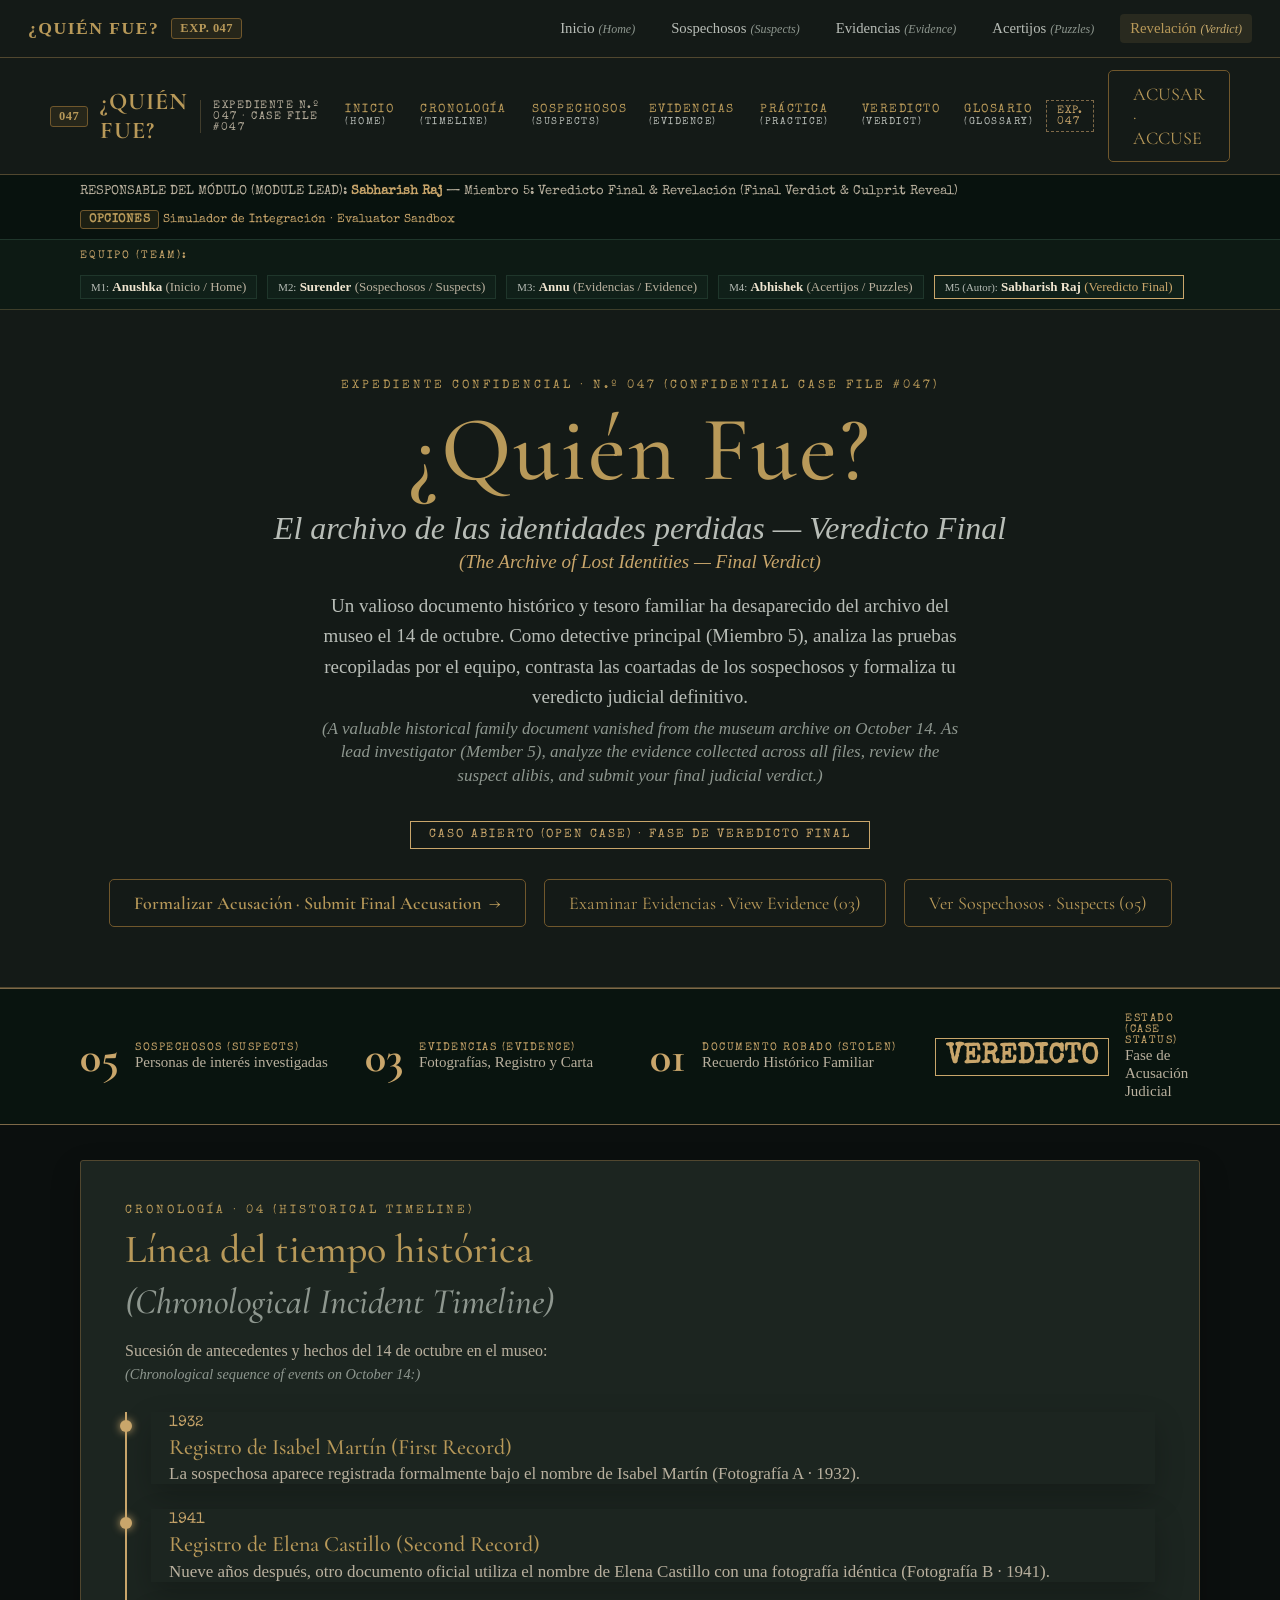
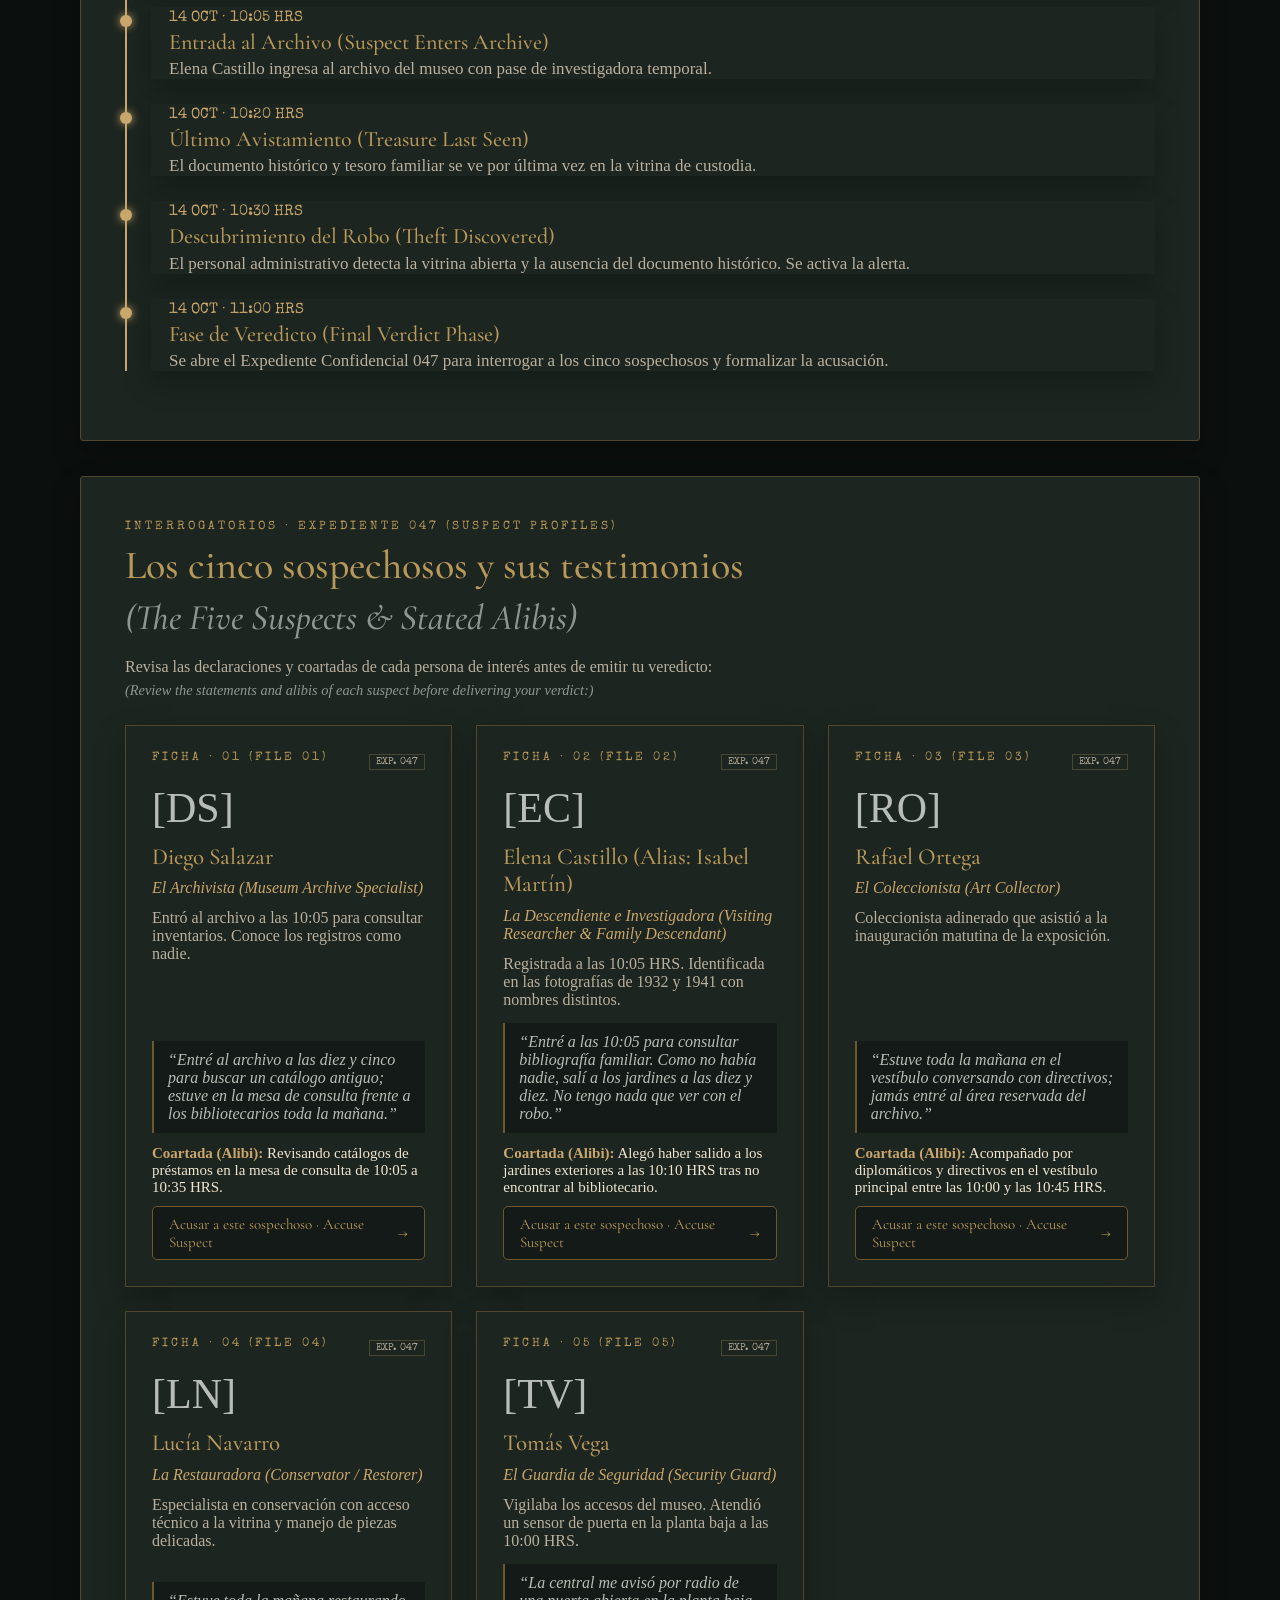
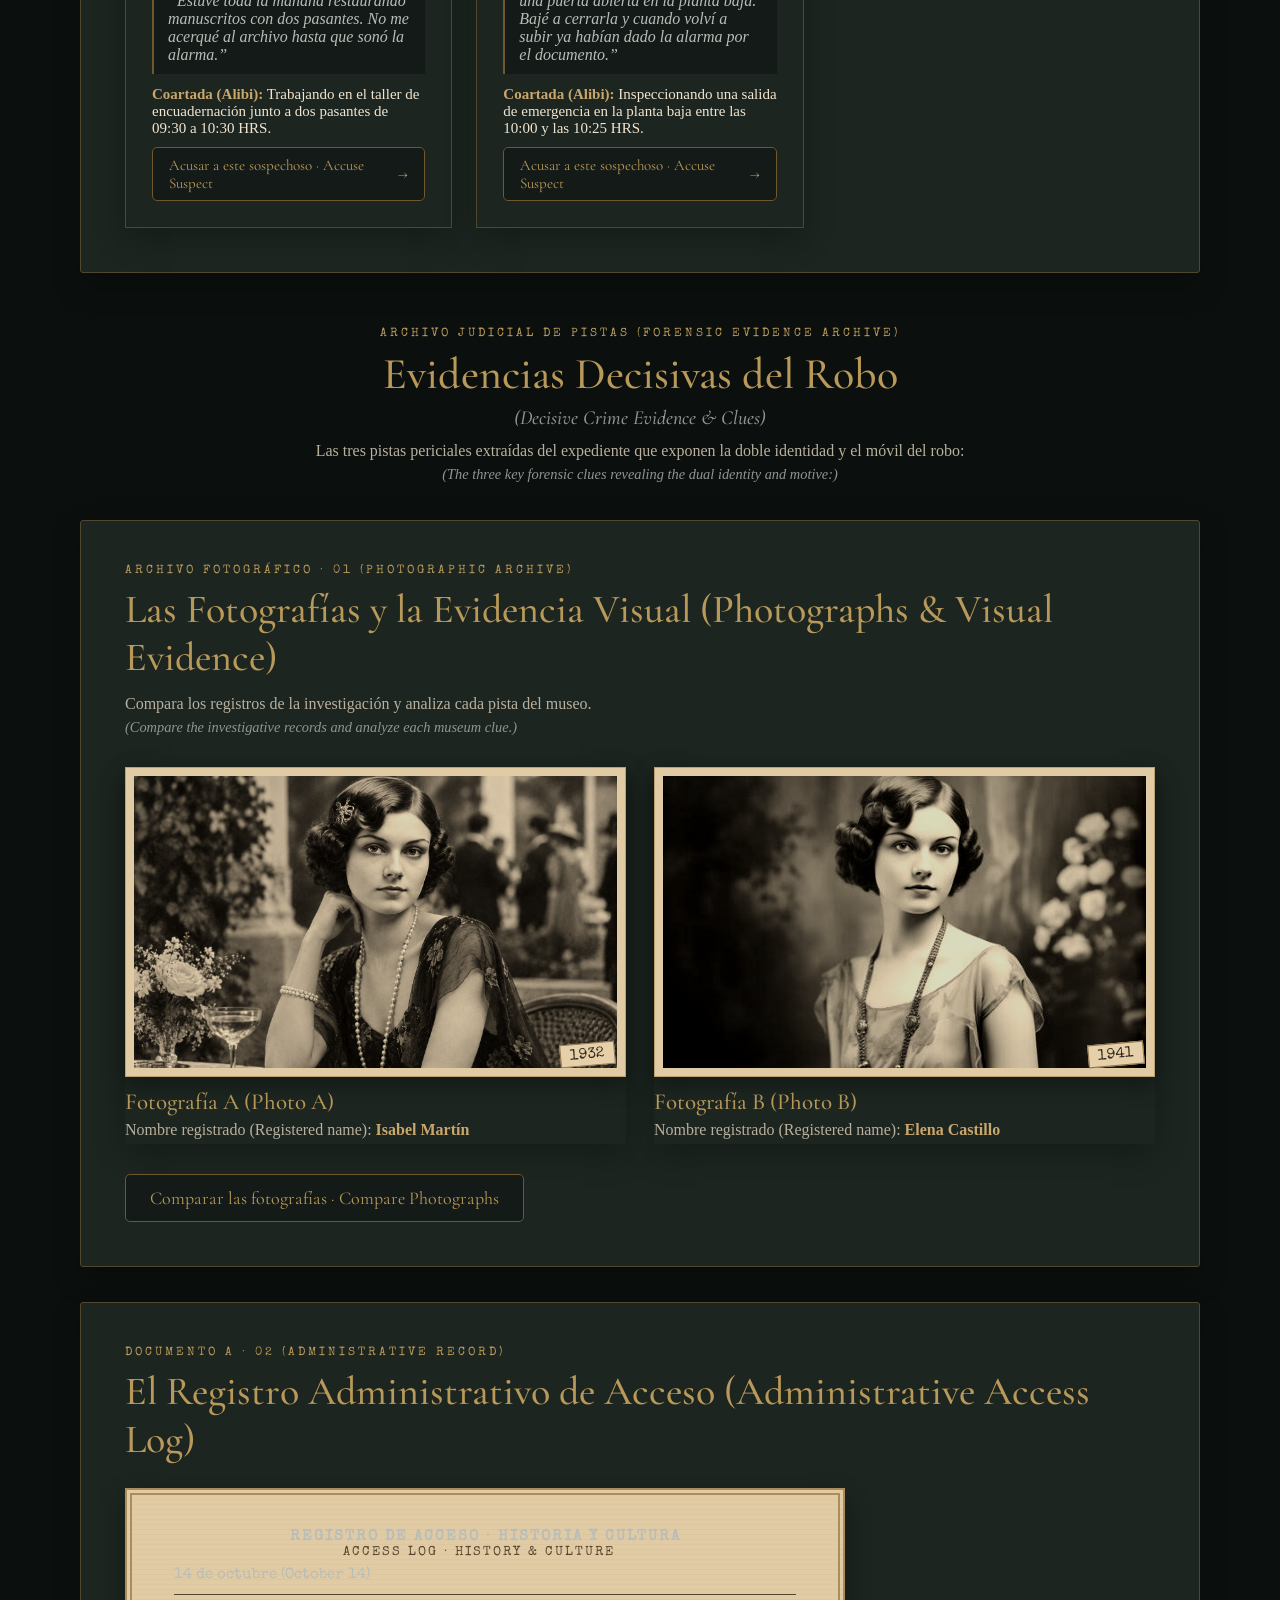
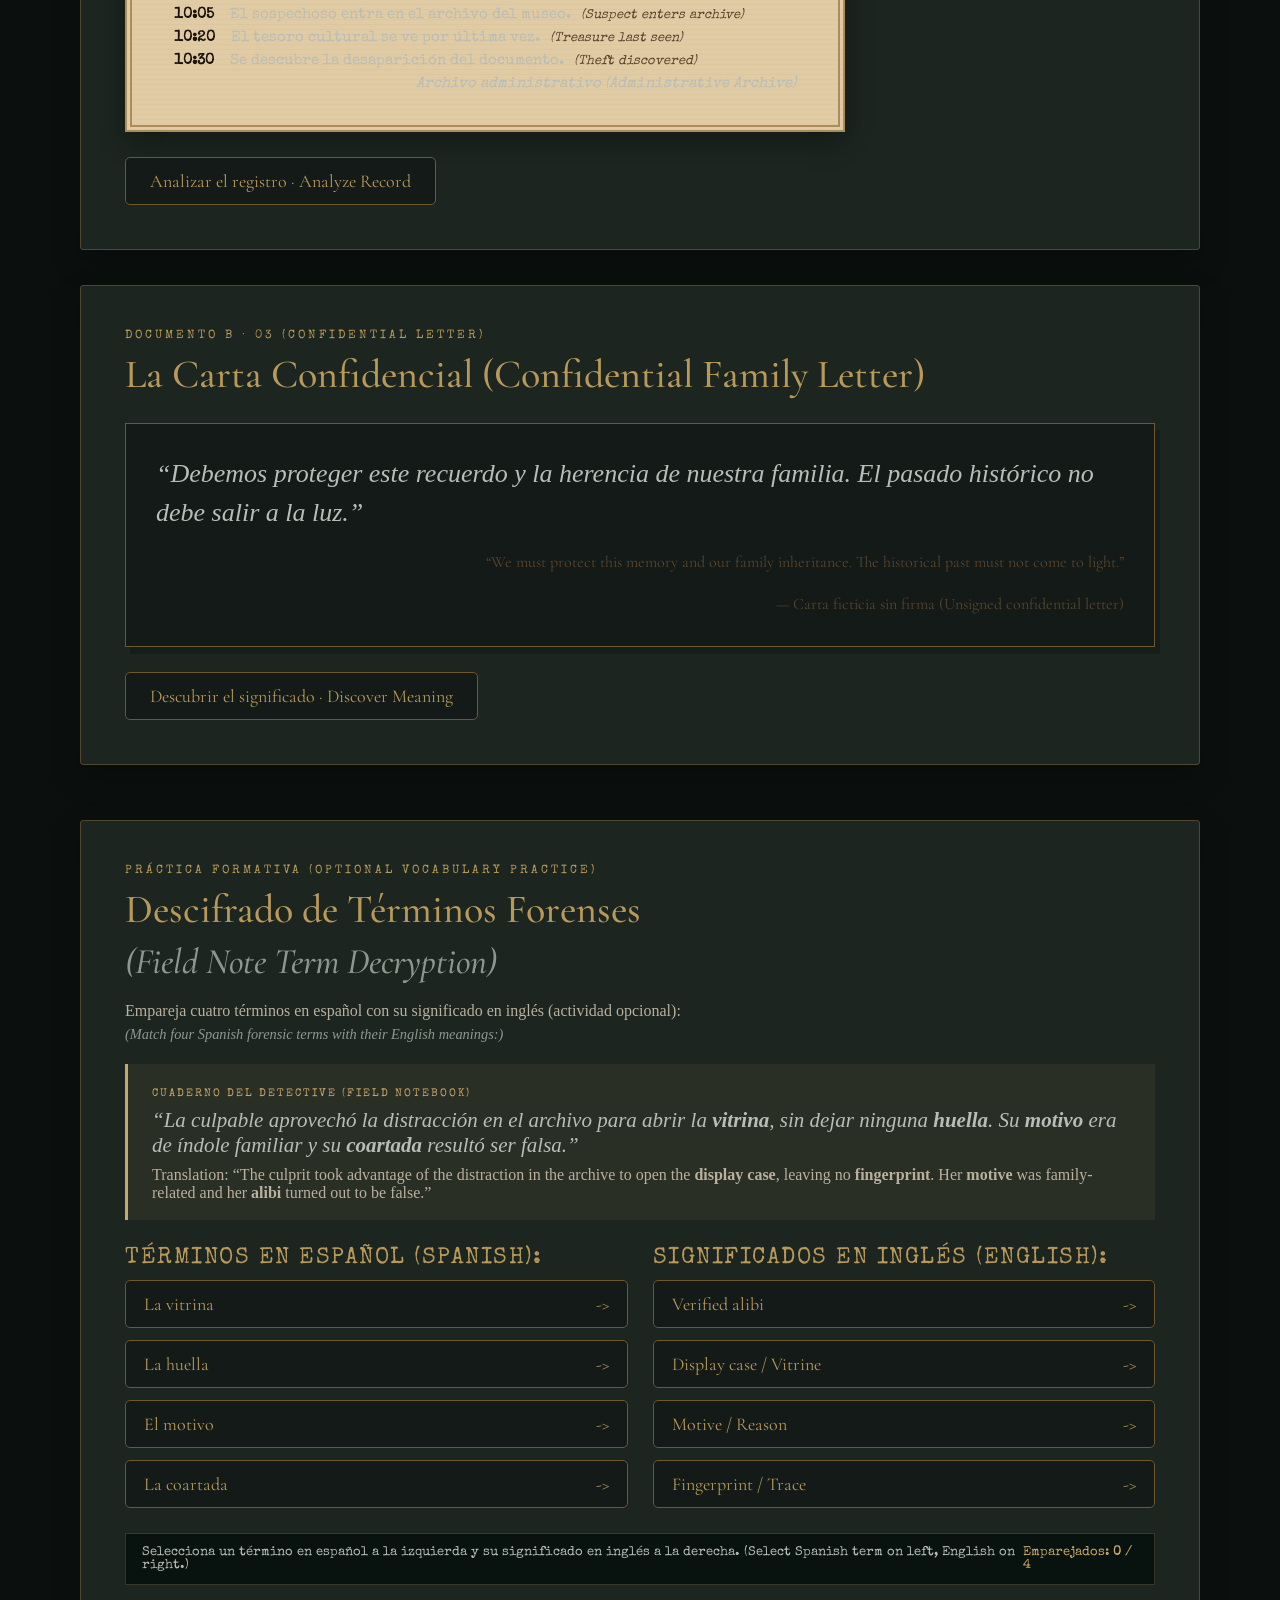
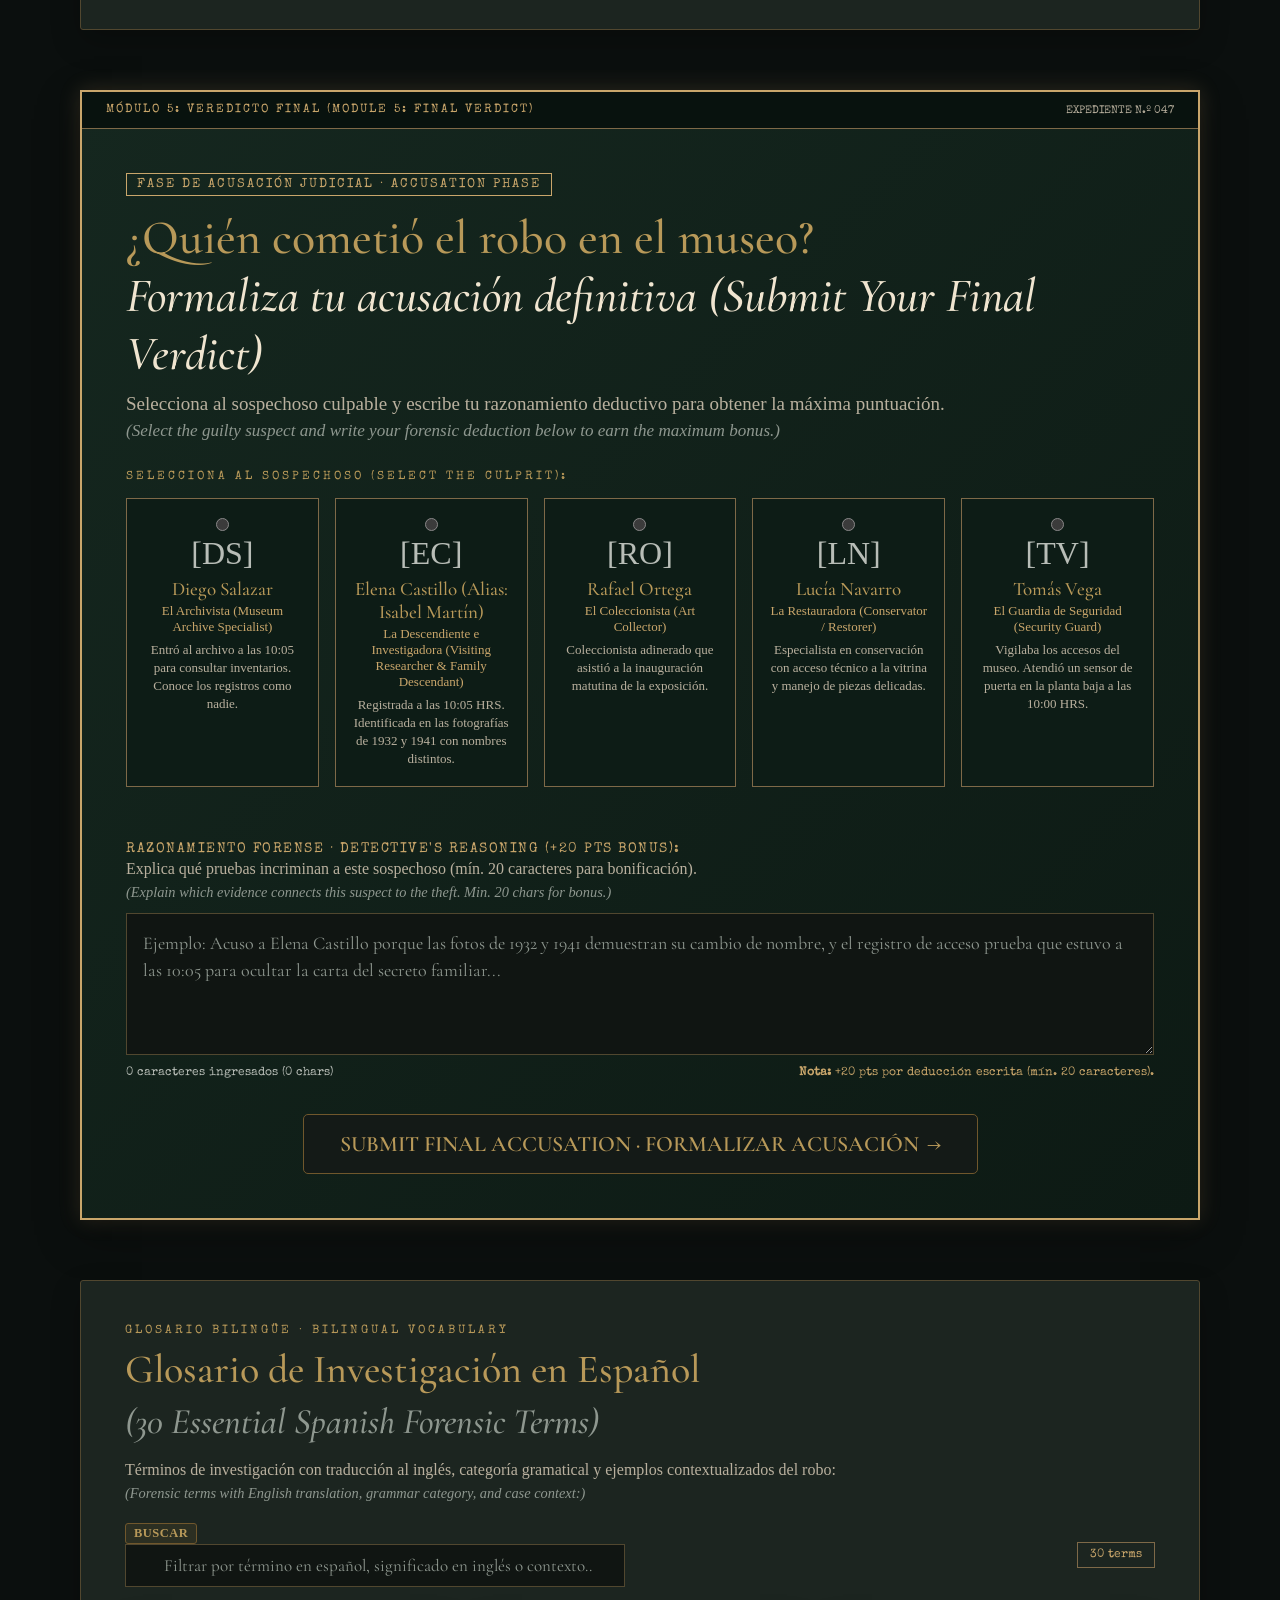
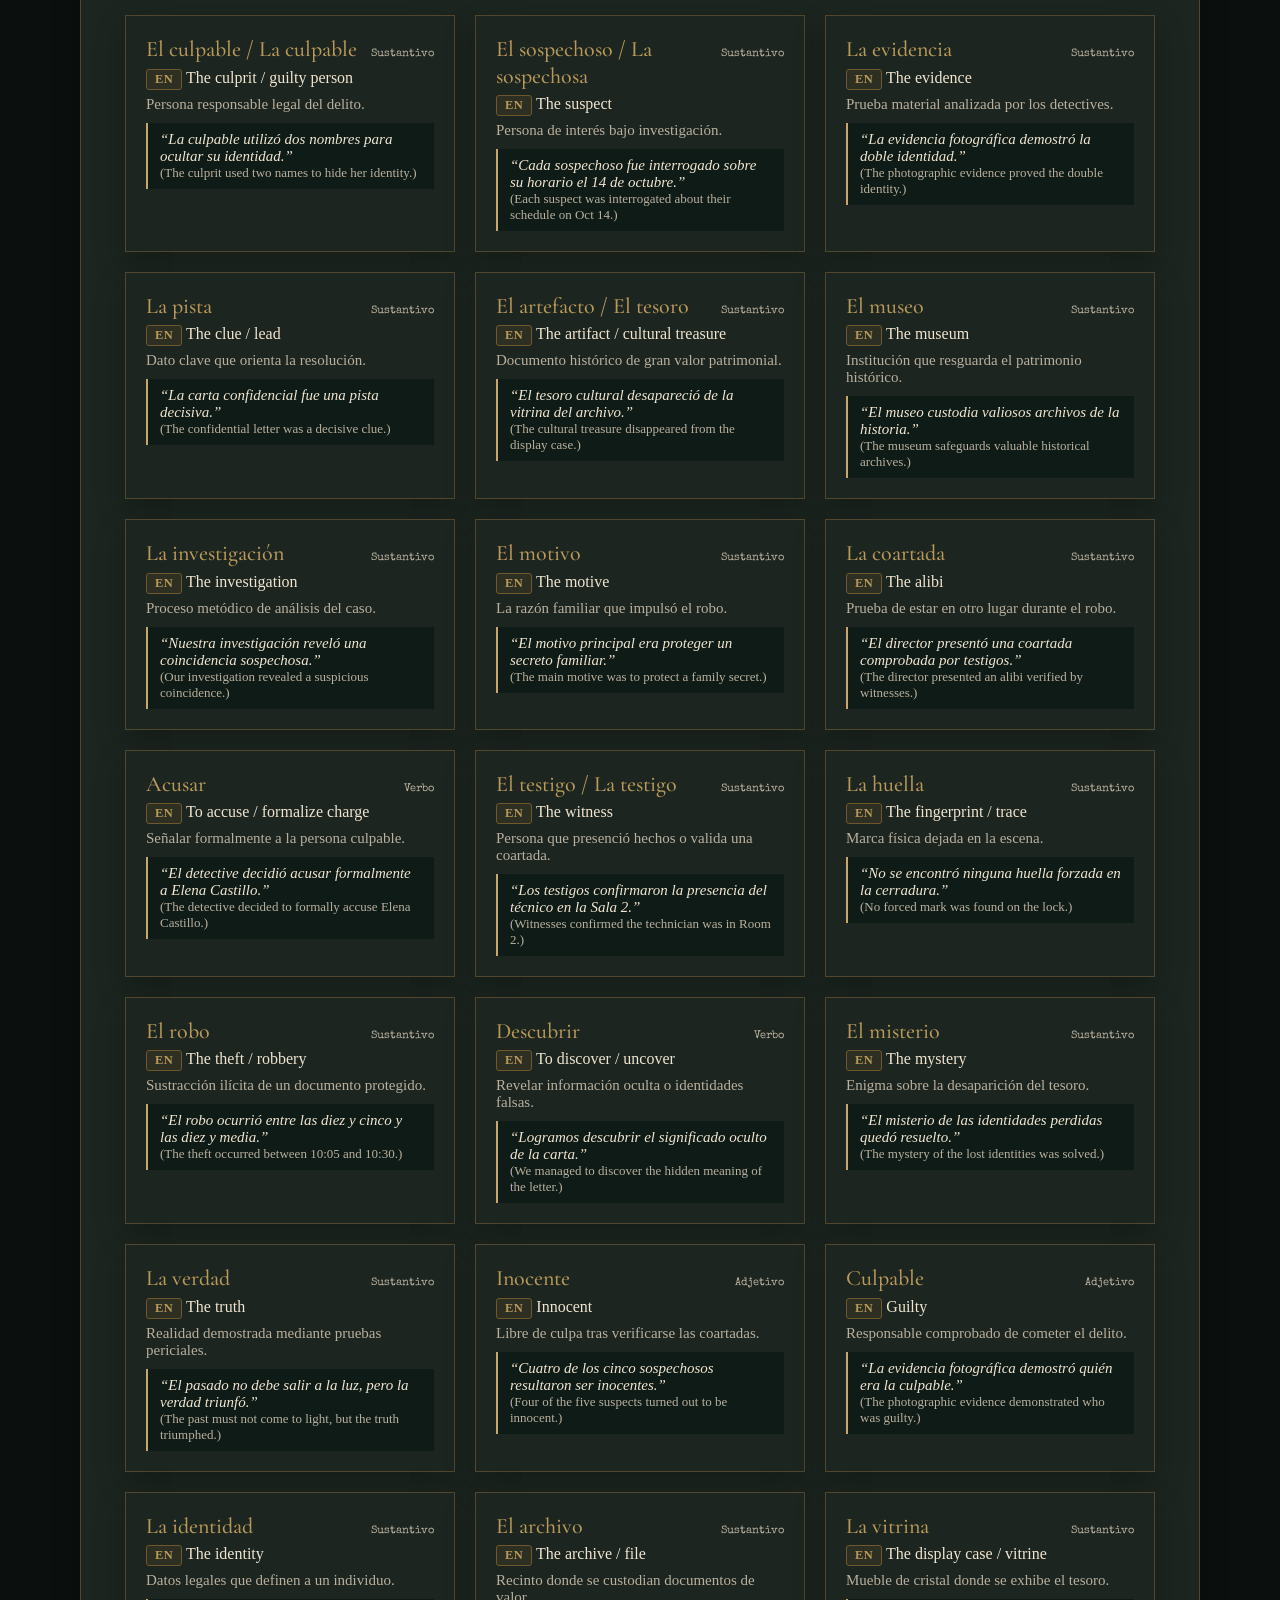
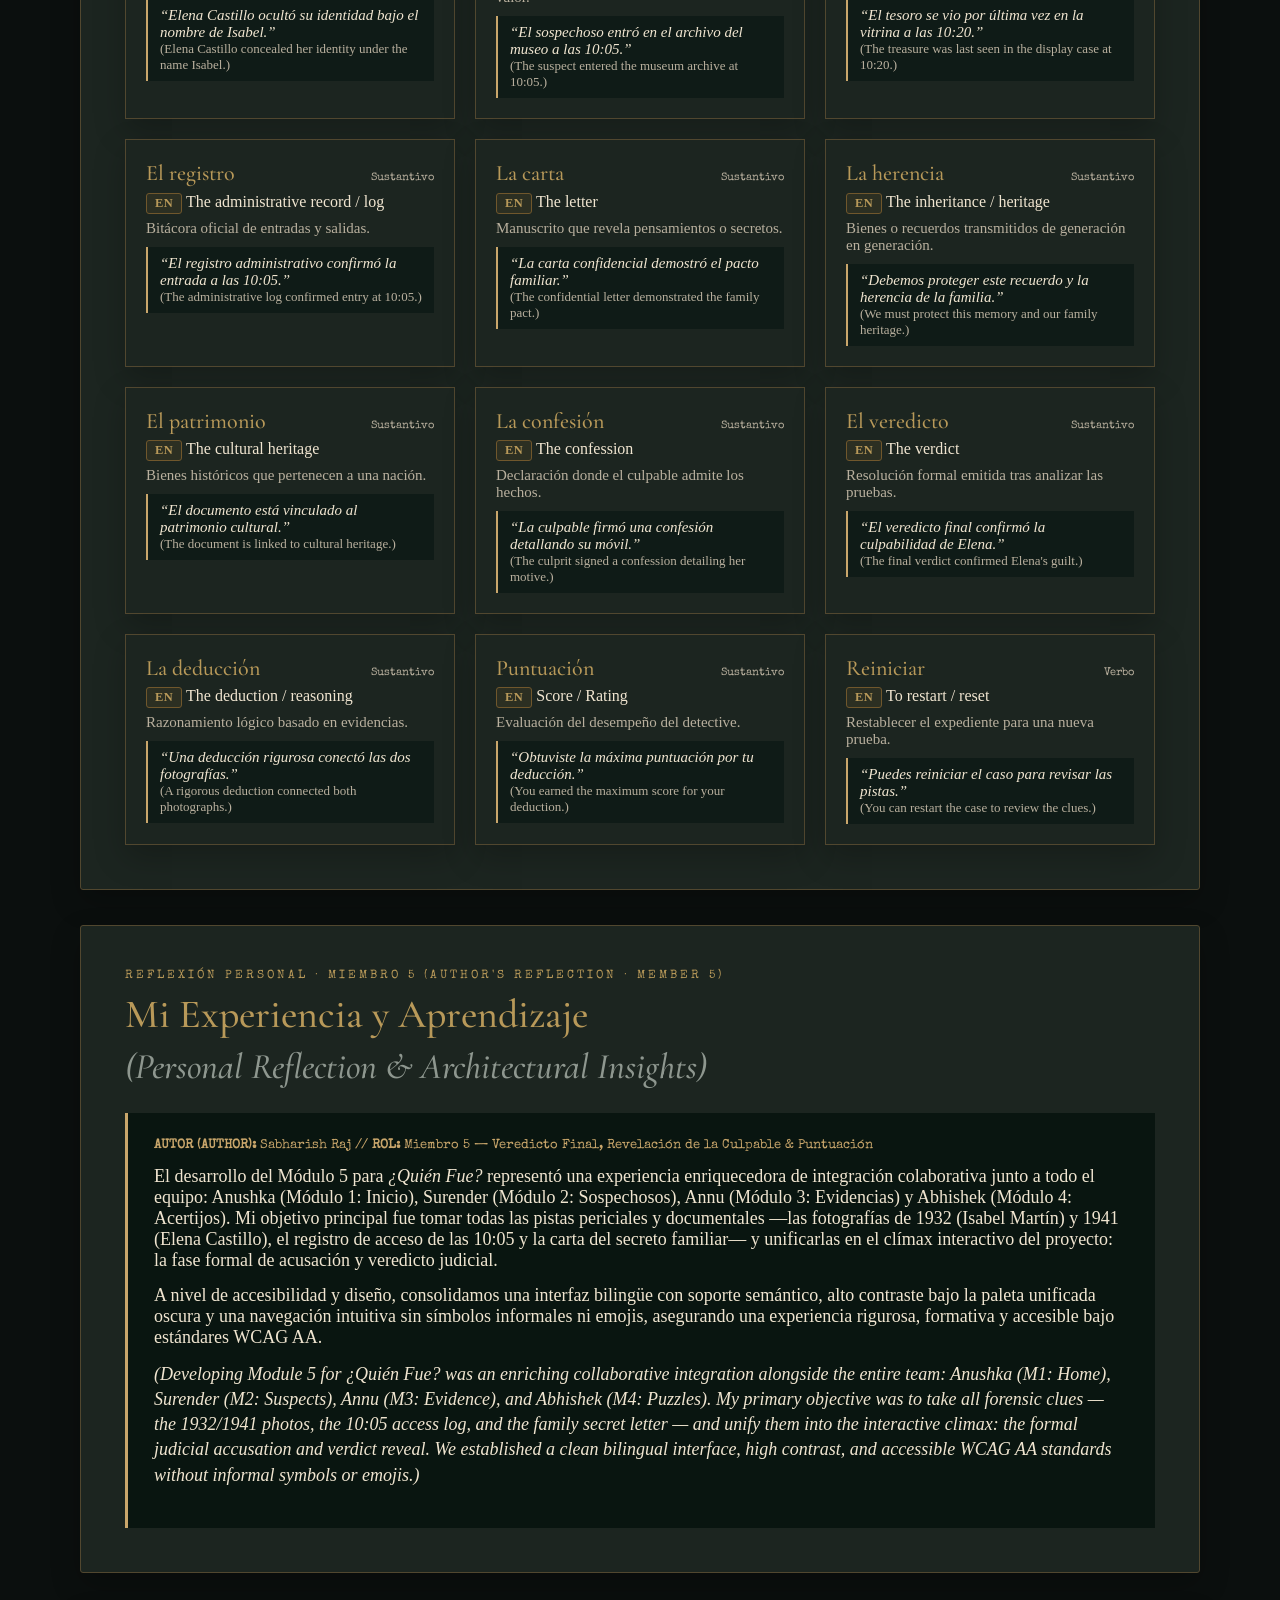
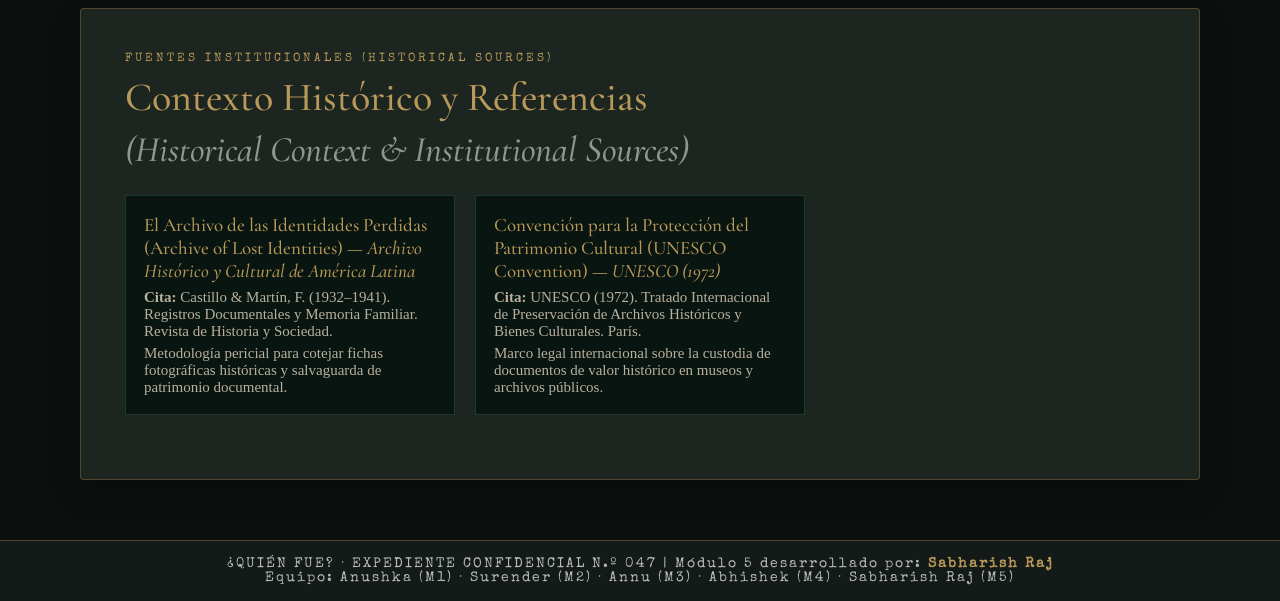
<file: reveal.html>
<!DOCTYPE html>
<html lang="es">
<head>
  <meta charset="UTF-8">
  <meta name="viewport" content="width=device-width, initial-scale=1.0">
  <title>¿Quién Fue? | Veredicto Final — El Archivo de las Identidades Perdidas</title>
  <meta name="description" content="¿Quién Fue? (Who Was It?) — Expediente Confidencial N.º 047. Resolución pericial, acusación formal, síntesis de evidencias y veredicto final.">

  <!-- Estilos Clásicos Noir y Tema Oscuro Unificado -->
  <link rel="stylesheet" href="reveal.css">
  <link rel="stylesheet" href="unified-dark.css">
  <script src="reveal.js" defer></script>
</head>
<body>

  <!-- Unified Accessible Top Navigation Bar -->
  <header>
    <nav class="site-nav" aria-label="Navegación principal / Main Navigation">
      <a href="index.html" class="nav-brand">¿QUIÉN FUE? <span class="badge-clean">EXP. 047</span></a>

      <div class="nav-links">
        <a href="index.html">Inicio <span class="nav-sub">(Home)</span></a>
        <a href="suspects.html">Sospechosos <span class="nav-sub">(Suspects)</span></a>
        <a href="evidence.html">Evidencias <span class="nav-sub">(Evidence)</span></a>
        <a href="puzzles.html">Acertijos <span class="nav-sub">(Puzzles)</span></a>
        <a href="reveal.html" class="active">Revelación <span class="nav-sub">(Verdict)</span></a>
      </div>
    </nav>
  </header>

  <!-- Enlace Accesible de Salto (Skip Link) -->
  <a href="#veredicto" class="skip-link">Saltar a la Acusación · Skip to Final Accusation</a>

  <!-- Secondary Navigation Bar -->
  <header class="top-nav" id="topNav" role="banner">
    <div class="nav-container">
      <a href="#hero" class="nav-brand" aria-label="Inicio — ¿Quién Fue? Expediente Confidencial 047">
        <span class="badge-clean">047</span>
        <span class="brand-title">¿QUIÉN FUE?</span>
        <span class="brand-tag">EXPEDIENTE N.º 047 · CASE FILE #047</span>
      </a>

      <nav class="nav-links" id="navLinks" role="navigation" aria-label="Navegación de Secciones">
        <a href="#hero" class="nav-link">INICIO <small>(HOME)</small></a>
        <a href="#narrativa" class="nav-link">CRONOLOGÍA <small>(TIMELINE)</small></a>
        <a href="#sospechosos" class="nav-link">SOSPECHOSOS <small>(SUSPECTS)</small></a>
        <a href="#evidencias" class="nav-link">EVIDENCIAS <small>(EVIDENCE)</small></a>
        <a href="#practica" class="nav-link">PRÁCTICA <small>(PRACTICE)</small></a>
        <a href="#veredicto" class="nav-link">VEREDICTO <small>(VERDICT)</small></a>
        <a href="#glosario" class="nav-link">GLOSARIO <small>(GLOSSARY)</small></a>
      </nav>

      <div class="nav-actions">
        <span class="case-badge">EXP. 047</span>
        <a href="#veredicto" class="btn btn-sm nav-cta-btn">ACUSAR · ACCUSE</a>
        <button type="button" class="mobile-menu-toggle" id="mobileMenuToggle" aria-label="Abrir menú" aria-expanded="false" aria-controls="navLinks">
          <span class="hamburger-bar"></span>
          <span class="hamburger-bar"></span>
          <span class="hamburger-bar"></span>
        </button>
      </div>
    </div>
  </header>

  <!-- TIRA DE AUTORÍA Y ROSTER DEL EQUIPO -->
  <section class="meta-strip" aria-label="Créditos y Autoría">
    <div class="container meta-strip-inner">
      <div class="author-dossier-tag">
        <span>RESPONSABLE DEL MÓDULO (MODULE LEAD):</span>
        <strong id="displayAuthorName" class="author-inline-name">Sabharish Raj</strong>
        <span>— Miembro 5: Veredicto Final & Revelación (Final Verdict & Culprit Reveal)</span>
      </div>

      <!-- Simulador de Integración -->
      <details class="sim-drawer">
        <summary class="sim-summary">
          <span class="badge-clean">OPCIONES</span>
          <span>Simulador de Integración · Evaluator Sandbox</span>
        </summary>
        <div class="sim-dropdown">
          <p>Sincronización con módulos del equipo (Anushka, Surender, Annu, Abhishek, Sabharish Raj):</p>
          <div class="sim-row">
            <label for="simCluesCount">
              <span>Evidencias (0–3):</span>
              <input type="number" id="simCluesCount" min="0" max="3" value="3" class="sim-input">
            </label>
            <label>
              <input type="checkbox" id="simPuzzleCheckbox" checked>
              <span>Vocabulario resuelto</span>
            </label>
            <button type="button" id="applyIntegrationSimBtn" class="button" style="padding: 4px 10px; font-size: 13px;">Actualizar · Update</button>
          </div>
          <span id="simStatusMsg" style="color: var(--gold); display: block; margin-top: 5px;" aria-live="polite"></span>
        </div>
      </details>
    </div>
  </section>

  <!-- ROSTER DEL EQUIPO -->
  <aside class="team-roster-banner" aria-label="Equipo">
    <div class="container">
      <div class="team-roster-inner">
        <span class="team-roster-label">EQUIPO (TEAM):</span>
        <div class="team-members-list">
          <span class="team-member-pill"><small>M1:</small> <strong>Anushka</strong> (Inicio / Home)</span>
          <span class="team-member-pill"><small>M2:</small> <strong>Surender</strong> (Sospechosos / Suspects)</span>
          <span class="team-member-pill"><small>M3:</small> <strong>Annu</strong> (Evidencias / Evidence)</span>
          <span class="team-member-pill"><small>M4:</small> <strong>Abhishek</strong> (Acertijos / Puzzles)</span>
          <span class="team-member-pill team-member-active"><small>M5 (Autor):</small> <strong>Sabharish Raj</strong> (Veredicto Final)</span>
        </div>
      </div>
    </div>
  </aside>

  <!-- B. HERO SECTION (BILINGÜE & AL GRANO) -->
  <header class="hero" id="hero">
    <p class="eyebrow">EXPEDIENTE CONFIDENCIAL · N.º 047 (CONFIDENTIAL CASE FILE #047)</p>
    <h1>¿Quién Fue?</h1>
    <p class="subtitle">El archivo de las identidades perdidas — Veredicto Final <span style="display:block; font-size: 19px; color: var(--gold); margin-top: 4px;">(The Archive of Lost Identities — Final Verdict)</span></p>
    
    <p class="intro">
      Un valioso documento histórico y tesoro familiar ha desaparecido del archivo del museo el 14 de octubre. Como detective principal (Miembro 5), analiza las pruebas recopiladas por el equipo, contrasta las coartadas de los sospechosos y formaliza tu veredicto judicial definitivo.
      <span class="lang-sub">(A valuable historical family document vanished from the museum archive on October 14. As lead investigator (Member 5), analyze the evidence collected across all files, review the suspect alibis, and submit your final judicial verdict.)</span>
    </p>

    <span class="case-label">CASO ABIERTO (OPEN CASE) · FASE DE VEREDICTO FINAL</span>

    <div class="hero-actions-row">
      <a href="#veredicto" class="button btn-solid-gold">
        <span>Formalizar Acusación · Submit Final Accusation</span>
        <span aria-hidden="true">→</span>
      </a>
      <a href="#evidencias" class="button">
        <span>Examinar Evidencias · View Evidence (03)</span>
      </a>
      <a href="#sospechosos" class="button">
        <span>Ver Sospechosos · Suspects (05)</span>
      </a>
    </div>
  </header>

  <!-- C. ESTADÍSTICAS DEL CASO -->
  <section class="stats-section" aria-label="Estadísticas de la Investigación">
    <div class="container">
      <div class="stats-grid">
        <div class="stat-item">
          <span class="stat-number">05</span>
          <div class="stat-meta">
            <span class="stat-title">SOSPECHOSOS (SUSPECTS)</span>
            <span class="stat-desc">Personas de interés investigadas</span>
          </div>
        </div>

        <div class="stat-item">
          <span class="stat-number">03</span>
          <div class="stat-meta">
            <span class="stat-title">EVIDENCIAS (EVIDENCE)</span>
            <span class="stat-desc">Fotografías, Registro y Carta</span>
          </div>
        </div>

        <div class="stat-item">
          <span class="stat-number">01</span>
          <div class="stat-meta">
            <span class="stat-title">DOCUMENTO ROBADO (STOLEN)</span>
            <span class="stat-desc">Recuerdo Histórico Familiar</span>
          </div>
        </div>

        <div class="stat-item">
          <span class="stat-number stat-highlight">VEREDICTO</span>
          <div class="stat-meta">
            <span class="stat-title">ESTADO (CASE STATUS)</span>
            <span class="stat-desc">Fase de Acusación Judicial</span>
          </div>
        </div>
      </div>
    </div>
  </section>

  <main id="main-content" role="main">

    <!-- D. CRONOLOGÍA DE LOS HECHOS -->
    <section class="panel section-spacing" id="narrativa" aria-labelledby="timelineHeading">
      <p class="eyebrow">CRONOLOGÍA · 04 (HISTORICAL TIMELINE)</p>
      <h2 id="timelineHeading">Línea del tiempo histórica <span class="lang-sub">(Chronological Incident Timeline)</span></h2>
      <p style="color: var(--muted); margin-bottom: 20px;">
        Sucesión de antecedentes y hechos del 14 de octubre en el museo:
        <span class="lang-sub">(Chronological sequence of events on October 14:)</span>
      </p>

      <div class="timeline" id="incidentTimelineContainer" role="list" aria-label="Línea del tiempo del caso">
        <!-- Poblado dinámicamente desde reveal.js -->
      </div>
    </section>

    <!-- E. GALERÍA DE SOSPECHOSOS -->
    <section class="panel section-spacing" id="sospechosos" aria-labelledby="suspectsHeading">
      <p class="eyebrow">INTERROGATORIOS · EXPEDIENTE 047 (SUSPECT PROFILES)</p>
      <h2 id="suspectsHeading">Los cinco sospechosos y sus testimonios <span class="lang-sub">(The Five Suspects & Stated Alibis)</span></h2>
      <p style="color: var(--muted); margin-bottom: 25px;">
        Revisa las declaraciones y coartadas de cada persona de interés antes de emitir tu veredicto:
        <span class="lang-sub">(Review the statements and alibis of each suspect before delivering your verdict:)</span>
      </p>

      <div class="suspects-editorial-grid" id="suspectsEditorialGallery">
        <!-- Poblado dinámicamente desde reveal.js -->
      </div>
    </section>

    <!-- F. ARCHIVO DE EVIDENCIAS -->
    <section class="section-spacing" id="evidencias" aria-labelledby="evidenceHeading">
      <div style="text-align: center; margin-bottom: 30px;">
        <p class="eyebrow">ARCHIVO JUDICIAL DE PISTAS (FORENSIC EVIDENCE ARCHIVE)</p>
        <h2 id="evidenceHeading" style="font-size: clamp(32px, 5vw, 44px);">Evidencias Decisivas del Robo <span class="lang-sub" style="font-size: 20px;">(Decisive Crime Evidence & Clues)</span></h2>
        <p style="color: var(--muted); max-width: 650px; margin: 10px auto;">
          Las tres pistas periciales extraídas del expediente que exponen la doble identidad y el móvil del robo:
          <span class="lang-sub">(The three key forensic clues revealing the dual identity and motive:)</span>
        </p>
      </div>

      <div id="evidenceCardsContainer">
        <!-- Poblado dinámicamente desde reveal.js -->
      </div>
    </section>

    <!-- PRÁCTICA FORMATIVA DE VOCABULARIO -->
    <section class="panel section-spacing" id="practica" aria-labelledby="practiceHeading">
      <p class="eyebrow">PRÁCTICA FORMATIVA (OPTIONAL VOCABULARY PRACTICE)</p>
      <h2 id="practiceHeading">Descifrado de Términos Forenses <span class="lang-sub">(Field Note Term Decryption)</span></h2>
      <p style="color: var(--muted);">
        Empareja cuatro términos en español con su significado en inglés (actividad opcional):
        <span class="lang-sub">(Match four Spanish forensic terms with their English meanings:)</span>
      </p>

      <div class="practice-clue-banner">
        <span class="clue-tag">CUADERNO DEL DETECTIVE (FIELD NOTEBOOK)</span>
        <p class="clue-text">
          “La culpable aprovechó la distracción en el archivo para abrir la <strong>vitrina</strong>, sin dejar ninguna <strong>huella</strong>. Su <strong>motivo</strong> era de índole familiar y su <strong>coartada</strong> resultó ser falsa.”
        </p>
        <p class="clue-translation">
          Translation: “The culprit took advantage of the distraction in the archive to open the <strong>display case</strong>, leaving no <strong>fingerprint</strong>. Her <strong>motive</strong> was family-related and her <strong>alibi</strong> turned out to be false.”
        </p>
      </div>

      <div class="practice-matching-grid" role="region" aria-label="Emparejamiento de términos forenses">
        <div>
          <h3 class="practice-column-title">TÉRMINOS EN ESPAÑOL (SPANISH):</h3>
          <div class="term-buttons-list" id="spanishTermsList" role="group" aria-label="Términos en español"></div>
        </div>

        <div>
          <h3 class="practice-column-title">SIGNIFICADOS EN INGLÉS (ENGLISH):</h3>
          <div class="term-buttons-list" id="englishTermsList" role="group" aria-label="Significados en inglés"></div>
        </div>
      </div>

      <div class="practice-feedback-bar" aria-live="polite">
        <span id="practiceStatusText">Selecciona un término en español y luego su significado en inglés.</span>
        <span style="color: var(--gold);">Emparejados: <strong id="practiceSolvedCount">0</strong> / 4</span>
      </div>

      <div id="practiceCompleteBanner" class="practice-complete-banner practice-hidden" aria-live="polite">
        <span class="badge-clean" style="font-size: 1rem;" aria-hidden="true">COMPLETADO</span>
        <div style="flex-grow: 1;">
          <h4 style="color: #6ee7b7; margin-bottom: 4px;">¡PRÁCTICA COMPLETADA! · PRACTICE COMPLETED!</h4>
          <p style="font-size: 16px; color: var(--cream);">
            Has descifrado los cuatro términos (*la vitrina*, *la huella*, *el motivo*, *la coartada*). Continúa abajo hacia el veredicto.
          </p>
        </div>
        <button type="button" id="resetPracticeBtn" class="button" style="padding: 6px 14px; font-size: 14px;">Reiniciar · Reset</button>
      </div>
    </section>

    <!-- G. FORMULARIO DE ACUSACIÓN FORMAL Y VEREDICTO FINAL -->
    <section class="verdict-primary-section section-spacing" id="veredicto" aria-labelledby="accusationHeading">
      <div class="verdict-dossier-wrapper">
        <div class="dossier-top-tab">
          <div class="tab-badge">MÓDULO 5: VEREDICTO FINAL (MODULE 5: FINAL VERDICT)</div>
          <div class="tab-case-ref">EXPEDIENTE N.º 047</div>
        </div>

        <div class="dossier-inner-content">
          <div style="margin-bottom: 25px;">
            <span class="stamp-confidential">FASE DE ACUSACIÓN JUDICIAL · ACCUSATION PHASE</span>
            <h2 id="accusationHeading" class="verdict-main-heading">
              ¿Quién cometió el robo en el museo?<br>
              <span style="color: var(--cream); font-style: italic;">Formaliza tu acusación definitiva (Submit Your Final Verdict)</span>
            </h2>
            <p class="verdict-instructions">
              Selecciona al sospechoso culpable y escribe tu razonamiento deductivo para obtener la máxima puntuación.
              <span class="lang-sub">(Select the guilty suspect and write your forensic deduction below to earn the maximum bonus.)</span>
            </p>
          </div>

          <!-- Alerta de Validación Accesible -->
          <div id="validationAlert" class="alert-box alert-error alert-hidden" role="alert" aria-live="assertive">
            <span class="badge-clean" aria-hidden="true">AVISO</span>
            <div>
              <strong>ATENCIÓN (ATTENTION REQUIRED):</strong>
              <span id="validationAlertText">Debes seleccionar a uno de los sospechosos antes de acusar.</span>
            </div>
          </div>

          <!-- Formulario de Acusación -->
          <form id="accusationForm" novalidate>
            <fieldset style="border: none; margin: 0; padding: 0;">
              <legend class="eyebrow" style="margin-bottom: 15px;">SELECCIONA AL SOSPECHOSO (SELECT THE CULPRIT):</legend>
              <div class="suspects-selection-grid" id="suspectsGrid" role="radiogroup" aria-label="Selecciona a la persona culpable">
                <!-- Tarjetas de radio generadas dinámicamente -->
              </div>
            </fieldset>

            <!-- Campo de Deducción -->
            <div class="deduction-field-container">
              <label for="accusationReason" class="deduction-label">
                <span class="label-heading">RAZONAMIENTO FORENSE · DETECTIVE'S REASONING (+20 PTS BONUS):</span>
                <span class="label-subtext">
                  Explica qué pruebas incriminan a este sospechoso (mín. 20 caracteres para bonificación).
                  <span class="lang-sub">(Explain which evidence connects this suspect to the theft. Min. 20 chars for bonus.)</span>
                </span>
              </label>
              <textarea
                id="accusationReason"
                name="accusationReason"
                class="deduction-textarea"
                rows="4"
                placeholder="Ejemplo: Acuso a Elena Castillo porque las fotos de 1932 y 1941 demuestran su cambio de nombre, y el registro de acceso prueba que estuvo a las 10:05 para ocultar la carta del secreto familiar..."
                aria-describedby="reasoningHelp"
              ></textarea>
              <div id="reasoningHelp" class="deduction-helper-bar">
                <span id="reasoningCharCounter">0 caracteres ingresados (0 chars)</span>
                <span style="color: var(--gold);"><strong>Nota:</strong> +20 pts por deducción escrita (mín. 20 caracteres).</span>
              </div>
            </div>

            <!-- Botón Principal de Acusación -->
            <div class="action-center-bar">
              <button type="submit" id="accuseBtn" class="button btn-solid-gold btn-xl">
                <span>SUBMIT FINAL ACCUSATION · FORMALIZAR ACUSACIÓN</span>
                <span aria-hidden="true">→</span>
              </button>
            </div>
          </form>

          <!-- SECCIÓN DE REVELACIÓN (Hidden until submitted) -->
          <section id="revealSection" class="reveal-dossier-results section-hidden" aria-labelledby="revealHeading" aria-live="polite">
            
            <!-- Banner de Resultado -->
            <div id="outcomeBanner" class="outcome-banner">
              <div class="outcome-icon" id="outcomeIcon" aria-hidden="true">[VEREDICTO]</div>
              <div>
                <span id="outcomeTag" class="outcome-tag">VEREDICTO JUDICIAL (JUDICIAL VERDICT)</span>
                <h3 id="revealHeading" class="outcome-title">Evaluando acusación...</h3>
                <p id="outcomeMessage" class="outcome-desc"></p>
              </div>
            </div>

            <!-- Expediente Maestro de la Culpable -->
            <article class="culprit-master-card">
              <div class="culprit-card-header">
                <div>
                  <span class="eyebrow">RESOLUCIÓN PERICIAL · CASE RESOLUTION</span>
                  <h4 class="culprit-title-name">EXPEDIENTE CONFIRMADO DE LA CULPABLE (CONFIRMED CULPRIT)</h4>
                </div>
                <div class="stamp-resolved">CASO RESUELTO · SOLVED</div>
              </div>

              <div class="culprit-profile-layout">
                <div class="culprit-portrait-side">
                  <div class="culprit-avatar-frame" id="revealCulpritAvatar">[EC]</div>
                  <h5 id="revealCulpritName" class="culprit-profile-name">Elena Castillo</h5>
                  <p id="revealCulpritRole" class="culprit-profile-role">La Descendiente e Investigadora</p>
                  <span class="badge-culprit">RESPONSABLE PROBADA</span>
                </div>

                <div>
                  <div class="data-group">
                    <h6>MÓVIL DEL DELITO (CRIMINAL MOTIVE):</h6>
                    <p id="revealCulpritMotive" class="data-text">
                      Ocultar el secreto familiar de su linaje para que el pasado histórico no saliera a la luz pública a través de la exhibición del museo.
                    </p>
                  </div>

                  <div class="data-group">
                    <h6>MODUS OPERANDI (14 DE OCTUBRE):</h6>
                    <p id="revealCulpritModus" class="data-text">
                      Ingresó al archivo a las 10:05 HRS. Aprovechó el lapso de las 10:20 HRS para extraer el documento y retirarse antes de la inspección de las 10:30 HRS. Las fotos de 1932 y 1941 demostraron su doble identidad.
                    </p>
                  </div>

                  <div class="data-group confession-box">
                    <h6>CONFESIÓN FIRMADA (SIGNED CONFESSION):</h6>
                    <blockquote id="revealCulpritConfession" class="confession-quote">
                      “Debemos proteger este recuerdo y la herencia de nuestra familia. El pasado histórico no debe salir a la luz... No quise lucrarme; solo deseaba proteger a mi familia de la exposición pública. Devuelvo el documento al archivo.”
                    </blockquote>
                  </div>

                  <div class="data-group">
                    <h6>ESTADO DE RESTITUCIÓN (RECOVERY STATUS):</h6>
                    <p class="data-text">
                      <strong class="artefact-inline-name">El Documento Histórico Familiar</strong> ha sido recuperado intacto y devuelto bajo custodia en el Archivo de Historia y Cultura.
                    </p>
                  </div>
                </div>
              </div>
            </article>

            <!-- Exoneración de Sospechosos Inocentes -->
            <div class="exoneration-block">
              <span class="eyebrow">AUDITORÍA DE EXONERACIÓN · EXONERATED SUSPECTS</span>
              <h4 class="exoneration-title">Coartadas de los Sospechosos Inocentes</h4>
              <div class="exoneration-grid" id="exonerationListContainer">
                <!-- Poblado dinámicamente -->
              </div>
            </div>

            <!-- Sistema de Puntuación Transparente -->
            <div class="score-audit-card">
              <div class="score-header-bar">
                <div>
                  <span class="eyebrow">AUDITORÍA DE DESEMPEÑO (INVESTIGATOR SCORE)</span>
                  <h4 class="score-card-title">Puntuación Final de la Investigación</h4>
                  <p style="color: var(--muted); font-size: 16px;">Evaluación matemática basada en la acusación y las evidencias analizadas.</p>
                </div>

                <div class="score-total-pill">
                  <span class="score-total-digits" id="finalScoreNumber">0</span>
                  <span class="score-max">/ 100 PTS</span>
                </div>
              </div>

              <div class="score-rank-box">
                <span class="rank-eyebrow">RANGO OBTENIDO (RANK EARNED):</span>
                <h5 id="finalRankTitle" class="rank-name">Investigador</h5>
                <p id="finalRankFeedback" class="rank-explanation"></p>
              </div>

              <!-- Tabla de Desglose -->
              <table class="score-breakdown-table" aria-label="Tabla de desglose de puntuación">
                <thead>
                  <tr>
                    <th scope="col">CRITERIO (CRITERIA)</th>
                    <th scope="col">ESTADO (STATUS)</th>
                    <th scope="col" class="text-right">MÁX</th>
                    <th scope="col" class="text-right">PUNTOS (PTS)</th>
                  </tr>
                </thead>
                <tbody id="scoreBreakdownBody"></tbody>
              </table>

              <!-- Botón de Reinicio -->
              <div class="replay-action-row">
                <button type="button" id="replayBtn" class="button btn-xl">
                  <span>REINICIAR INVESTIGACIÓN · RESTART CASE (REPLAY)</span>
                </button>
                <p class="replay-note">
                  Limpia el formulario y devuelve el caso al estado inicial. (Resets the form for a new attempt.)
                </p>
              </div>
            </div>

          </section>

        </div>
      </div>
    </section>

    <!-- SECCIÓN EDUCATIVA: GLOSARIO DE 30 TÉRMINOS -->
    <section class="panel section-spacing" id="glosario" aria-labelledby="glossaryHeading">
      <p class="eyebrow">GLOSARIO BILINGÜE · BILINGUAL VOCABULARY</p>
      <h2 id="glossaryHeading">Glosario de Investigación en Español <span class="lang-sub">(30 Essential Spanish Forensic Terms)</span></h2>
      <p style="color: var(--muted);">
        Términos de investigación con traducción al inglés, categoría gramatical y ejemplos contextualizados del robo:
        <span class="lang-sub">(Forensic terms with English translation, grammar category, and case context:)</span>
      </p>

      <div class="glossary-toolbar">
        <div class="search-input-wrapper">
          <span class="badge-clean" aria-hidden="true">BUSCAR</span>
          <input
            type="search"
            id="glossarySearchInput"
            class="glossary-search"
            placeholder="Filtrar por término en español, significado en inglés o contexto..."
            aria-label="Filtrar términos del glosario"
          >
        </div>
        <span id="glossaryWordCountBadge" class="glossary-badge">30 terms</span>
      </div>

      <div class="glossary-grid" id="glossaryGridContainer"></div>
    </section>

    <!-- REFLEXIÓN PERSONAL DEL AUTOR (SABHARISH RAJ) -->
    <section class="panel section-spacing" aria-labelledby="reflectionHeading">
      <p class="eyebrow">REFLEXIÓN PERSONAL · MIEMBRO 5 (AUTHOR'S REFLECTION · MEMBER 5)</p>
      <h2 id="reflectionHeading">Mi Experiencia y Aprendizaje <span class="lang-sub">(Personal Reflection & Architectural Insights)</span></h2>

      <div class="reflection-quote-box">
        <div class="reflection-author-tag">
          <strong>AUTOR (AUTHOR):</strong> <span class="author-inline-name">Sabharish Raj</span> //
          <strong>ROL:</strong> Miembro 5 — Veredicto Final, Revelación de la Culpable & Puntuación
        </div>
        <div class="reflection-body-content">
          <p>
            El desarrollo del Módulo 5 para <em>¿Quién Fue?</em> representó una experiencia enriquecedora de integración colaborativa junto a todo el equipo: Anushka (Módulo 1: Inicio), Surender (Módulo 2: Sospechosos), Annu (Módulo 3: Evidencias) y Abhishek (Módulo 4: Acertijos). Mi objetivo principal fue tomar todas las pistas periciales y documentales —las fotografías de 1932 (Isabel Martín) y 1941 (Elena Castillo), el registro de acceso de las 10:05 y la carta del secreto familiar— y unificarlas en el clímax interactivo del proyecto: la fase formal de acusación y veredicto judicial.
          </p>
          <p>
            A nivel de accesibilidad y diseño, consolidamos una interfaz bilingüe con soporte semántico, alto contraste bajo la paleta unificada oscura y una navegación intuitiva sin símbolos informales ni emojis, asegurando una experiencia rigurosa, formativa y accesible bajo estándares WCAG AA.
          </p>
          <p class="lang-sub">
            (Developing Module 5 for ¿Quién Fue? was an enriching collaborative integration alongside the entire team: Anushka (M1: Home), Surender (M2: Suspects), Annu (M3: Evidence), and Abhishek (M4: Puzzles). My primary objective was to take all forensic clues — the 1932/1941 photos, the 10:05 access log, and the family secret letter — and unify them into the interactive climax: the formal judicial accusation and verdict reveal. We established a clean bilingual interface, high contrast, and accessible WCAG AA standards without informal symbols or emojis.)
          </p>
        </div>
      </div>
    </section>

    <!-- RIGOR HISTÓRICO Y FUENTES -->
    <section class="panel section-spacing" aria-labelledby="sourcesHeading">
      <p class="eyebrow">FUENTES INSTITUCIONALES (HISTORICAL SOURCES)</p>
      <h2 id="sourcesHeading">Contexto Histórico y Referencias <span class="lang-sub">(Historical Context & Institutional Sources)</span></h2>
      <div class="sources-grid" id="sourcesListContainer"></div>
    </section>

  </main>

  <!-- FOOTER BILINGÜE -->
  <footer class="team-credits-bar">
    <p>¿QUIÉN FUE? · EXPEDIENTE CONFIDENCIAL N.º 047 | Módulo 5 desarrollado por: <strong>Sabharish Raj</strong></p>
    <p>Equipo: Anushka (M1) · Surender (M2) · Annu (M3) · Abhishek (M4) · Sabharish Raj (M5)</p>
  </footer>
</body>
</html>
</file>
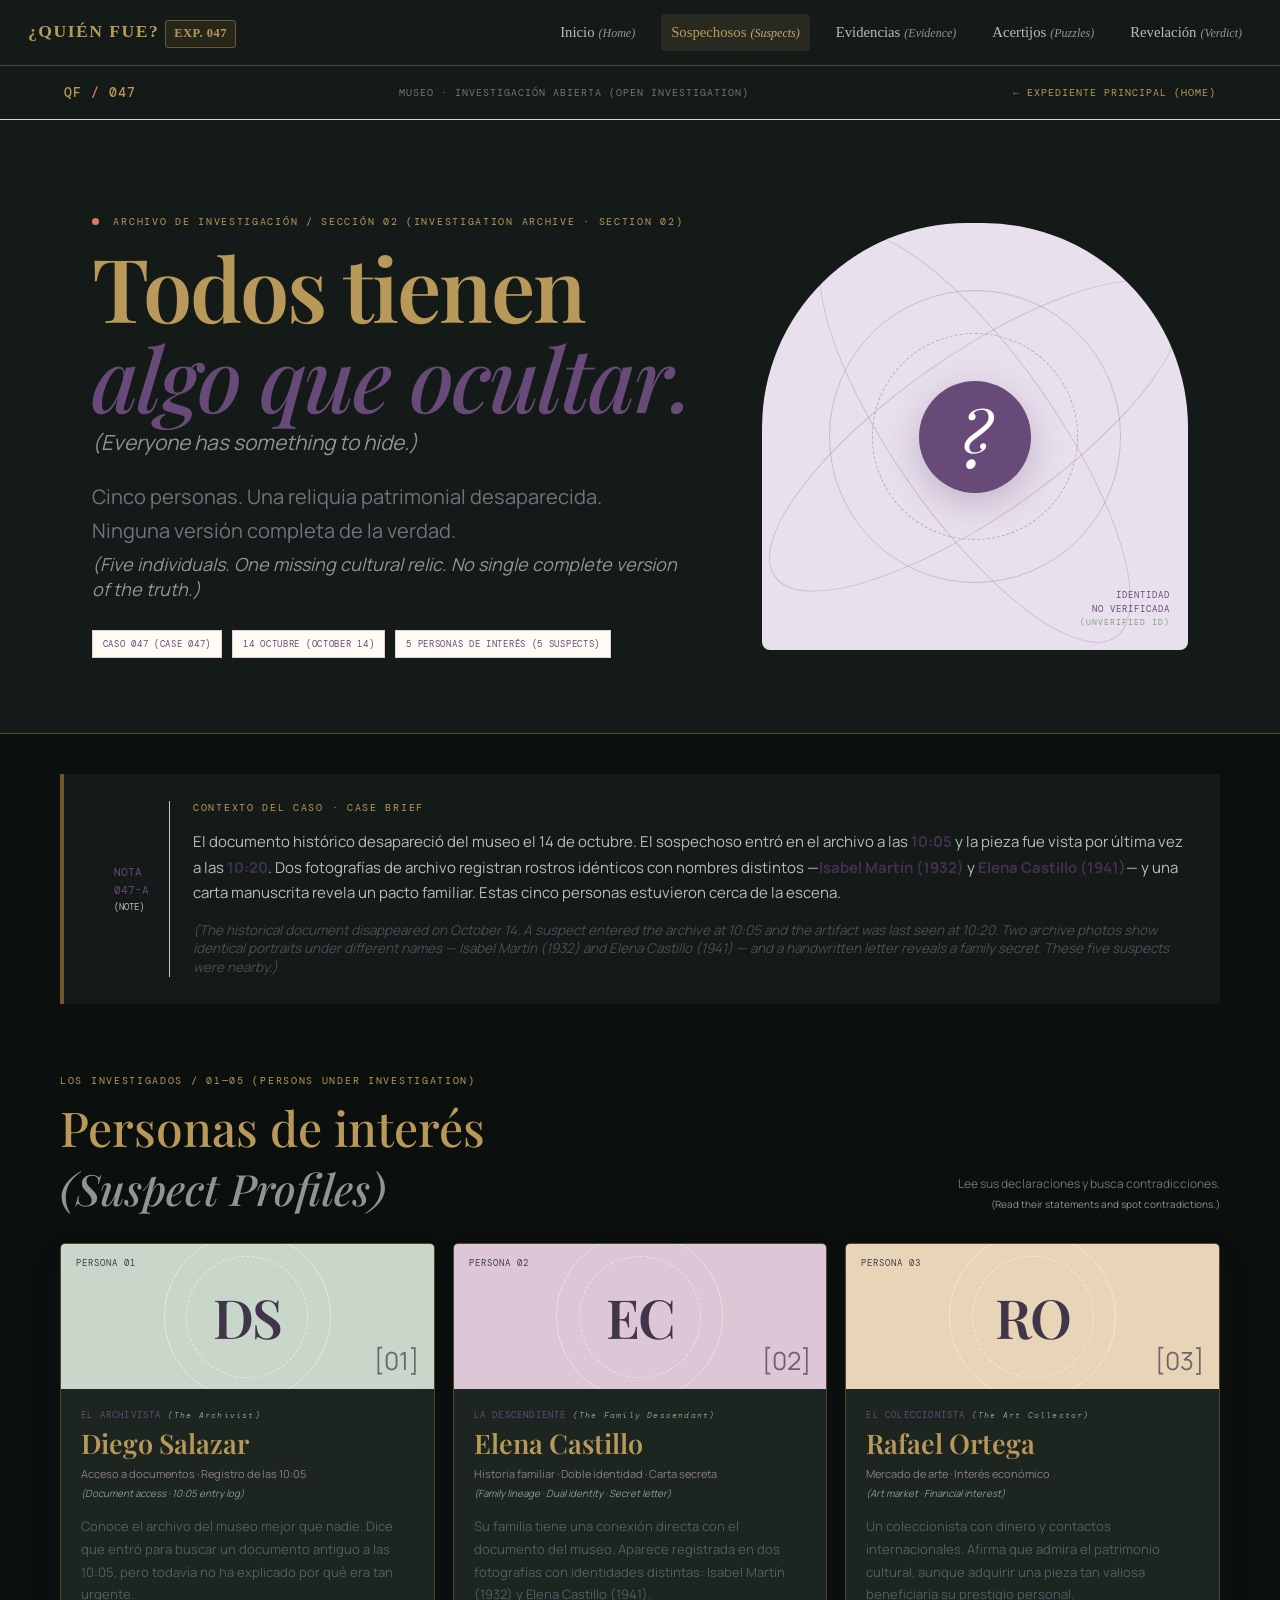
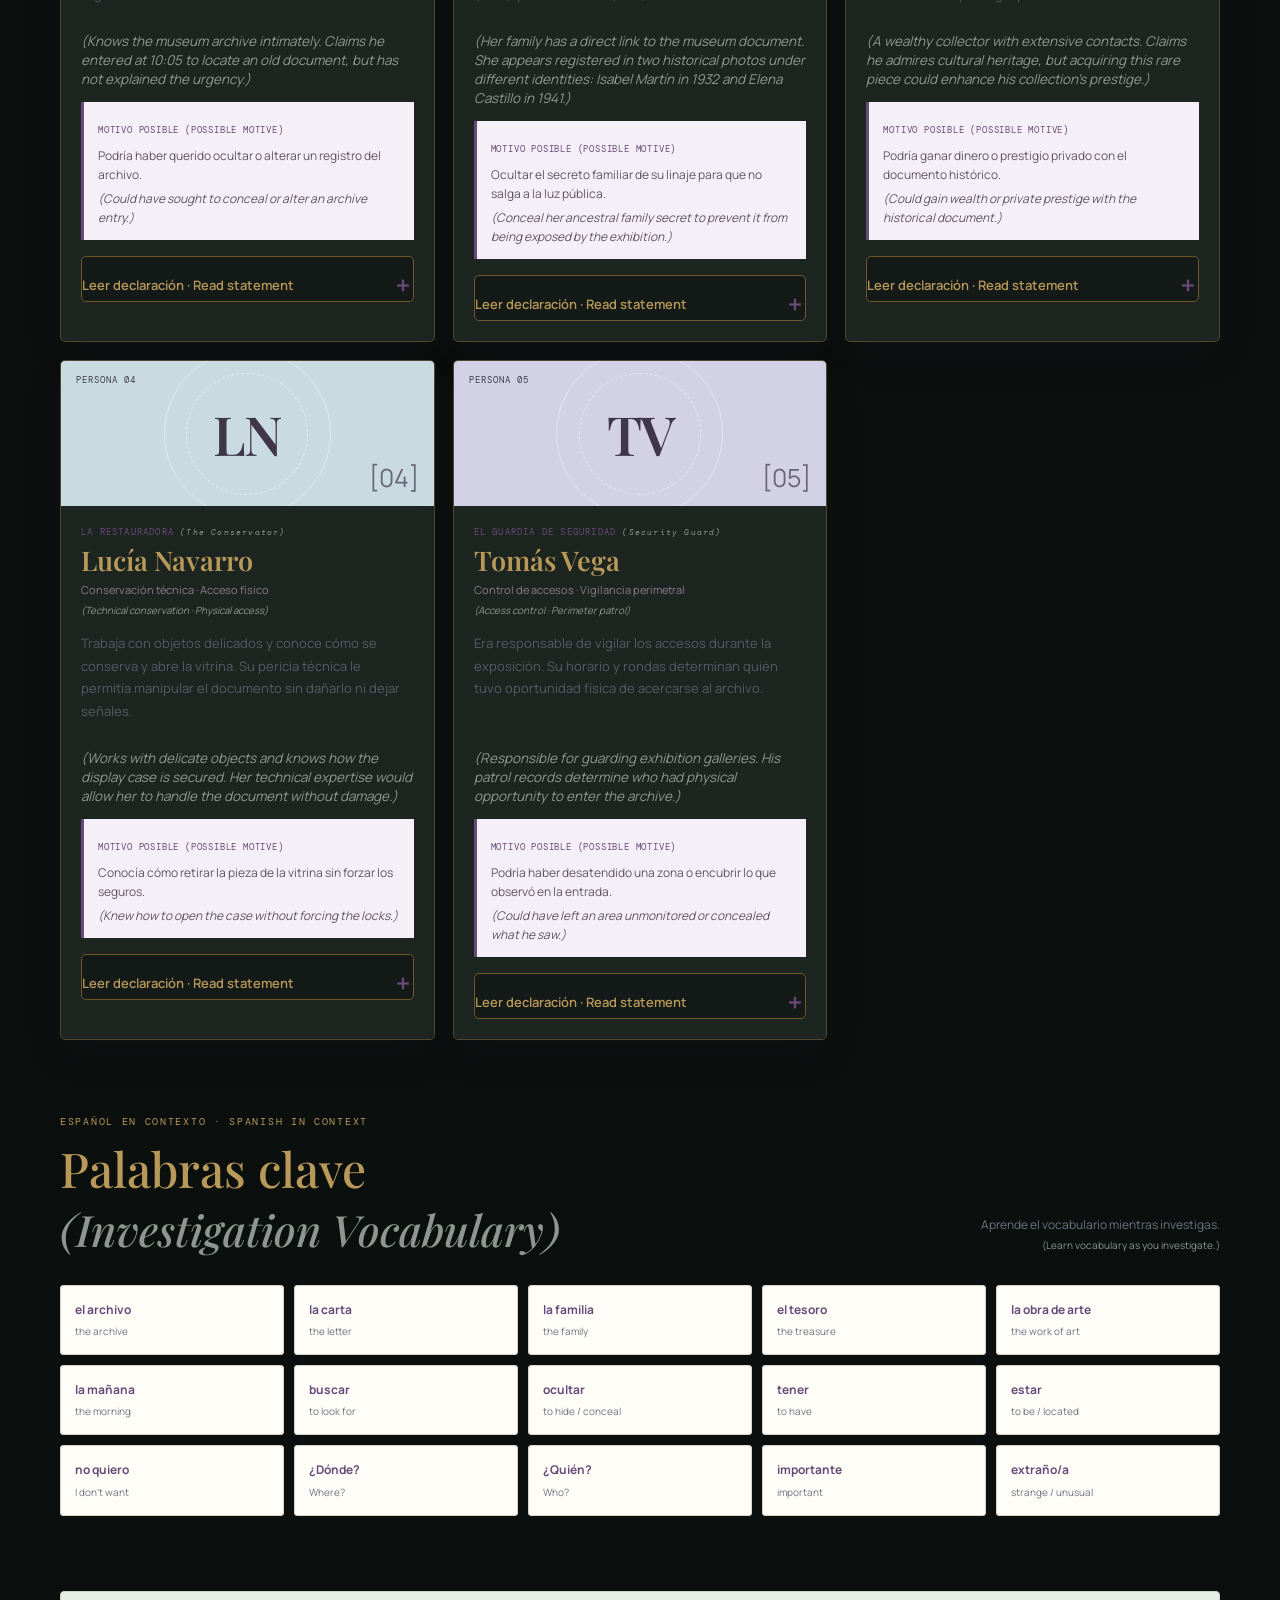
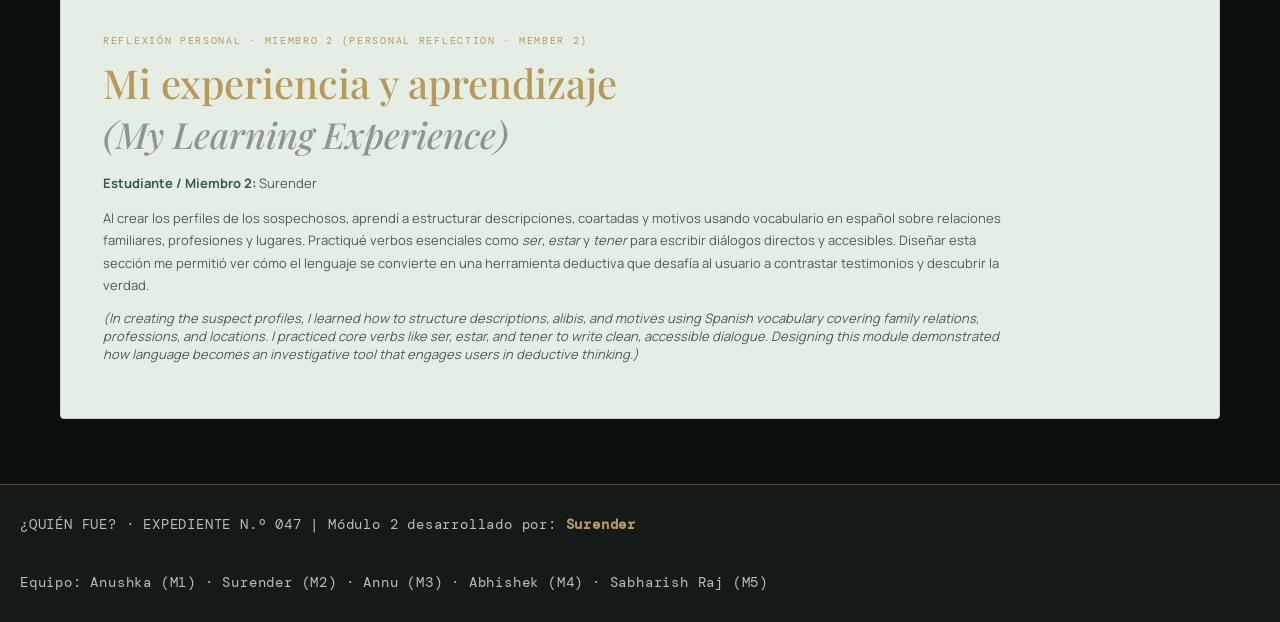
<file: suspects.html>
<!DOCTYPE html>
<html lang="es">
<head>
  <meta charset="UTF-8">
  <meta name="viewport" content="width=device-width, initial-scale=1.0">
  <meta name="theme-color" content="#0B0F0E">
  <meta name="description" content="¿Quién Fue? — Personas bajo sospecha (Persons of Interest). Interrogatorios y coartadas del Caso 047.">
  <title>¿Quién Fue? — Personas bajo sospecha (Suspects)</title>
  <link rel="stylesheet" href="suspects-v2.css">
  <link rel="stylesheet" href="unified-dark.css">
  <script src="suspects-v2.js" defer></script>
</head>
<body>

  <!-- Unified Accessible Navigation Bar -->
  <header>
    <nav class="site-nav" aria-label="Navegación principal / Main Navigation">
      <a href="index.html" class="nav-brand">¿QUIÉN FUE? <span class="badge-clean">EXP. 047</span></a>

      <div class="nav-links">
        <a href="index.html">Inicio <span class="nav-sub">(Home)</span></a>
        <a href="suspects.html" class="active">Sospechosos <span class="nav-sub">(Suspects)</span></a>
        <a href="evidence.html">Evidencias <span class="nav-sub">(Evidence)</span></a>
        <a href="puzzles.html">Acertijos <span class="nav-sub">(Puzzles)</span></a>
        <a href="reveal.html">Revelación <span class="nav-sub">(Verdict)</span></a>
      </div>
    </nav>
  </header>

  <header class="masthead">
    <div class="topline">
      <a class="wordmark" href="index.html" aria-label="Volver al expediente principal">QF<span> / </span>047</a>
      <span class="topline-label">MUSEO · INVESTIGACIÓN ABIERTA (OPEN INVESTIGATION)</span>
      <a class="back-link" href="index.html">← Expediente principal (Home)</a>
    </div>
    <div class="hero">
      <div class="hero-copy">
        <p class="kicker"><span class="live-dot"></span> ARCHIVO DE INVESTIGACIÓN / SECCIÓN 02 (INVESTIGATION ARCHIVE · SECTION 02)</p>
        <h1>Todos tienen<br><em>algo que ocultar.</em></h1>
        <p class="lang-sub" style="font-size: 1.3rem; margin-top: 6px;">(Everyone has something to hide.)</p>
        <p class="lede">
          Cinco personas. Una reliquia patrimonial desaparecida. Ninguna versión completa de la verdad.
          <span class="lang-sub">(Five individuals. One missing cultural relic. No single complete version of the truth.)</span>
        </p>
        <div class="hero-meta">
          <span>CASO 047 (CASE 047)</span>
          <span>14 OCTUBRE (OCTOBER 14)</span>
          <span>5 PERSONAS DE INTERÉS (5 SUSPECTS)</span>
        </div>
      </div>
      <div class="hero-art" aria-hidden="true">
        <div class="orbit orbit-one"></div>
        <div class="orbit orbit-two"></div>
        <div class="artifact-mark">?</div>
        <div class="art-caption">IDENTIDAD<br>NO VERIFICADA<br><small style="color: var(--qf-muted);">(UNVERIFIED ID)</small></div>
      </div>
    </div>
  </header>

  <main>
    <section class="case-note">
      <div class="note-index">NOTA<br>047-A<br><small>(NOTE)</small></div>
      <div>
        <p class="kicker">CONTEXTO DEL CASO · CASE BRIEF</p>
        <p>
          El documento histórico desapareció del museo el 14 de octubre. El sospechoso entró en el archivo a las <strong>10:05</strong> y la pieza fue vista por última vez a las <strong>10:20</strong>. Dos fotografías de archivo registran rostros idénticos con nombres distintos —<strong>Isabel Martín (1932)</strong> y <strong>Elena Castillo (1941)</strong>— y una carta manuscrita revela un pacto familiar. Estas cinco personas estuvieron cerca de la escena.
        </p>
        <p class="lang-sub">
          (The historical document disappeared on October 14. A suspect entered the archive at 10:05 and the artifact was last seen at 10:20. Two archive photos show identical portraits under different names — Isabel Martín (1932) and Elena Castillo (1941) — and a handwritten letter reveals a family secret. These five suspects were nearby.)
        </p>
      </div>
    </section>

    <section class="people-section" aria-labelledby="people-title">
      <div class="section-head">
        <div>
          <p class="kicker">LOS INVESTIGADOS / 01—05 (PERSONS UNDER INVESTIGATION)</p>
          <h2 id="people-title">Personas de interés <span class="lang-sub">(Suspect Profiles)</span></h2>
        </div>
        <p class="section-aside">
          Lee sus declaraciones y busca contradicciones.<br>
          <small style="color: var(--qf-muted);">(Read their statements and spot contradictions.)</small>
        </p>
      </div>

      <div class="suspect-grid">
        <!-- Persona 01 -->
        <article class="person-card" data-person="diego">
          <div class="card-banner banner-1">
            <span class="case-number">PERSONA 01</span>
            <span class="initials">DS</span>
            <span class="symbol">[01]</span>
          </div>
          <div class="person-content">
            <p class="occupation">EL ARCHIVISTA <span class="inline-en">(The Archivist)</span></p>
            <h3>Diego Salazar</h3>
            <p class="microline">Acceso a documentos · Registro de las 10:05 <span class="lang-sub">(Document access · 10:05 entry log)</span></p>
            <p class="bio">
              Conoce el archivo del museo mejor que nadie. Dice que entró para buscar un documento antiguo a las 10:05, pero todavía no ha explicado por qué era tan urgente.
            </p>
            <p class="lang-sub">
              (Knows the museum archive intimately. Claims he entered at 10:05 to locate an old document, but has not explained the urgency.)
            </p>
            <div class="motive">
              <span>MOTIVO POSIBLE (POSSIBLE MOTIVE)</span>
              <p>Podría haber querido ocultar o alterar un registro del archivo.</p>
              <p class="lang-sub">(Could have sought to conceal or alter an archive entry.)</p>
            </div>
            <button class="reveal-btn" aria-expanded="false" aria-controls="statement-diego">
              Leer declaración · Read statement <span>＋</span>
            </button>
            <div class="statement" id="statement-diego" hidden>
              <p class="quote">«Estoy en el archivo para buscar un documento. No tengo el tesoro.»</p>
              <p class="translation"><b>ENGLISH:</b> “I am in the archive to look for a document. I don't have the treasure.”</p>
              <p class="check"><b>PISTA DE CONTROL (CHECK):</b> ¿Qué documento buscaba exactamente a las 10:05? <span class="lang-sub">(Which document was he looking for at 10:05?)</span></p>
            </div>
          </div>
        </article>

        <!-- Persona 02: Elena Castillo (Culpable) -->
        <article class="person-card" data-person="elena">
          <div class="card-banner banner-2">
            <span class="case-number">PERSONA 02</span>
            <span class="initials">EC</span>
            <span class="symbol">[02]</span>
          </div>
          <div class="person-content">
            <p class="occupation">LA DESCENDIENTE <span class="inline-en">(The Family Descendant)</span></p>
            <h3>Elena Castillo</h3>
            <p class="microline">Historia familiar · Doble identidad · Carta secreta <span class="lang-sub">(Family lineage · Dual identity · Secret letter)</span></p>
            <p class="bio">
              Su familia tiene una conexión directa con el documento del museo. Aparece registrada en dos fotografías con identidades distintas: Isabel Martín (1932) y Elena Castillo (1941).
            </p>
            <p class="lang-sub">
              (Her family has a direct link to the museum document. She appears registered in two historical photos under different identities: Isabel Martín in 1932 and Elena Castillo in 1941.)
            </p>
            <div class="motive">
              <span>MOTIVO POSIBLE (POSSIBLE MOTIVE)</span>
              <p>Ocultar el secreto familiar de su linaje para que no salga a la luz pública.</p>
              <p class="lang-sub">(Conceal her ancestral family secret to prevent it from being exposed by the exhibition.)</p>
            </div>
            <button class="reveal-btn" aria-expanded="false" aria-controls="statement-elena">
              Leer declaración · Read statement <span>＋</span>
            </button>
            <div class="statement" id="statement-elena" hidden>
              <p class="quote">«Mi familia es importante. Debemos proteger este recuerdo y no quiero hablar de la carta.»</p>
              <p class="translation"><b>ENGLISH:</b> “My family is important. We must protect this memory and I don't want to talk about the letter.”</p>
              <p class="check"><b>PISTA DE CONTROL (CHECK):</b> ¿Por qué utilizó dos nombres diferentes en 1932 y 1941? <span class="lang-sub">(Why did she use two different names in 1932 and 1941?)</span></p>
            </div>
          </div>
        </article>

        <!-- Persona 03 -->
        <article class="person-card" data-person="rafael">
          <div class="card-banner banner-3">
            <span class="case-number">PERSONA 03</span>
            <span class="initials">RO</span>
            <span class="symbol">[03]</span>
          </div>
          <div class="person-content">
            <p class="occupation">EL COLECCIONISTA <span class="inline-en">(The Art Collector)</span></p>
            <h3>Rafael Ortega</h3>
            <p class="microline">Mercado de arte · Interés económico <span class="lang-sub">(Art market · Financial interest)</span></p>
            <p class="bio">
              Un coleccionista con dinero y contactos internacionales. Afirma que admira el patrimonio cultural, aunque adquirir una pieza tan valiosa beneficiaría su prestigio personal.
            </p>
            <p class="lang-sub">
              (A wealthy collector with extensive contacts. Claims he admires cultural heritage, but acquiring this rare piece could enhance his collection's prestige.)
            </p>
            <div class="motive">
              <span>MOTIVO POSIBLE (POSSIBLE MOTIVE)</span>
              <p>Podría ganar dinero o prestigio privado con el documento histórico.</p>
              <p class="lang-sub">(Could gain wealth or private prestige with the historical document.)</p>
            </div>
            <button class="reveal-btn" aria-expanded="false" aria-controls="statement-rafael">
              Leer declaración · Read statement <span>＋</span>
            </button>
            <div class="statement" id="statement-rafael" hidden>
              <p class="quote">«Me gusta el arte, pero hoy no compro nada.»</p>
              <p class="translation"><b>ENGLISH:</b> “I like art, but today I am not buying anything.”</p>
              <p class="check"><b>PISTA DE CONTROL (CHECK):</b> ¿Hizo una oferta previa por el documento antes de la muestra? <span class="lang-sub">(Did he make an earlier offer for the piece?)</span></p>
            </div>
          </div>
        </article>

        <!-- Persona 04 -->
        <article class="person-card" data-person="lucia">
          <div class="card-banner banner-4">
            <span class="case-number">PERSONA 04</span>
            <span class="initials">LN</span>
            <span class="symbol">[04]</span>
          </div>
          <div class="person-content">
            <p class="occupation">LA RESTAURADORA <span class="inline-en">(The Conservator)</span></p>
            <h3>Lucía Navarro</h3>
            <p class="microline">Conservación técnica · Acceso físico <span class="lang-sub">(Technical conservation · Physical access)</span></p>
            <p class="bio">
              Trabaja con objetos delicados y conoce cómo se conserva y abre la vitrina. Su pericia técnica le permitía manipular el documento sin dañarlo ni dejar señales.
            </p>
            <p class="lang-sub">
              (Works with delicate objects and knows how the display case is secured. Her technical expertise would allow her to handle the document without damage.)
            </p>
            <div class="motive">
              <span>MOTIVO POSIBLE (POSSIBLE MOTIVE)</span>
              <p>Conocía cómo retirar la pieza de la vitrina sin forzar los seguros.</p>
              <p class="lang-sub">(Knew how to open the case without forcing the locks.)</p>
            </div>
            <button class="reveal-btn" aria-expanded="false" aria-controls="statement-lucia">
              Leer declaración · Read statement <span>＋</span>
            </button>
            <div class="statement" id="statement-lucia" hidden>
              <p class="quote">«Estoy en el taller de restauración por la mañana. Trabajo con las obras de arte.»</p>
              <p class="translation"><b>ENGLISH:</b> “I am in the restoration workshop in the morning. I work with the works of art.”</p>
              <p class="check"><b>PISTA DE CONTROL (CHECK):</b> ¿Dónde estuvo entre las 10:05 y las 10:20? <span class="lang-sub">(Where was she between 10:05 and 10:20?)</span></p>
            </div>
          </div>
        </article>

        <!-- Persona 05 -->
        <article class="person-card" data-person="tomas">
          <div class="card-banner banner-5">
            <span class="case-number">PERSONA 05</span>
            <span class="initials">TV</span>
            <span class="symbol">[05]</span>
          </div>
          <div class="person-content">
            <p class="occupation">EL GUARDIA DE SEGURIDAD <span class="inline-en">(Security Guard)</span></p>
            <h3>Tomás Vega</h3>
            <p class="microline">Control de accesos · Vigilancia perimetral <span class="lang-sub">(Access control · Perimeter patrol)</span></p>
            <p class="bio">
              Era responsable de vigilar los accesos durante la exposición. Su horario y rondas determinan quién tuvo oportunidad física de acercarse al archivo.
            </p>
            <p class="lang-sub">
              (Responsible for guarding exhibition galleries. His patrol records determine who had physical opportunity to enter the archive.)
            </p>
            <div class="motive">
              <span>MOTIVO POSIBLE (POSSIBLE MOTIVE)</span>
              <p>Podría haber desatendido una zona o encubrir lo que observó en la entrada.</p>
              <p class="lang-sub">(Could have left an area unmonitored or concealed what he saw.)</p>
            </div>
            <button class="reveal-btn" aria-expanded="false" aria-controls="statement-tomas">
              Leer declaración · Read statement <span>＋</span>
            </button>
            <div class="statement" id="statement-tomas" hidden>
              <p class="quote">«Estoy en la entrada principal. No veo nada extraño.»</p>
              <p class="translation"><b>ENGLISH:</b> “I am at the main entrance. I don't see anything strange.”</p>
              <p class="check"><b>PISTA DE CONTROL (CHECK):</b> ¿Estaba su puesto cerca del archivo a las 10:05? <span class="lang-sub">(Was his post near the archive at 10:05?)</span></p>
            </div>
          </div>
        </article>
      </div>
    </section>

    <!-- Bilingual Vocabulary Table -->
    <section class="vocabulary">
      <div class="section-head">
        <div>
          <p class="kicker">ESPAÑOL EN CONTEXTO · SPANISH IN CONTEXT</p>
          <h2>Palabras clave <span class="lang-sub">(Investigation Vocabulary)</span></h2>
        </div>
        <p class="section-aside">
          Aprende el vocabulario mientras investigas.<br>
          <small style="color: var(--qf-muted);">(Learn vocabulary as you investigate.)</small>
        </p>
      </div>
      <div class="word-grid">
        <div><b>el archivo</b><span>the archive</span></div>
        <div><b>la carta</b><span>the letter</span></div>
        <div><b>la familia</b><span>the family</span></div>
        <div><b>el tesoro</b><span>the treasure</span></div>
        <div><b>la obra de arte</b><span>the work of art</span></div>
        <div><b>la mañana</b><span>the morning</span></div>
        <div><b>buscar</b><span>to look for</span></div>
        <div><b>ocultar</b><span>to hide / conceal</span></div>
        <div><b>tener</b><span>to have</span></div>
        <div><b>estar</b><span>to be / located</span></div>
        <div><b>no quiero</b><span>I don't want</span></div>
        <div><b>¿Dónde?</b><span>Where?</span></div>
        <div><b>¿Quién?</b><span>Who?</span></div>
        <div><b>importante</b><span>important</span></div>
        <div><b>extraño/a</b><span>strange / unusual</span></div>
      </div>
    </section>

    <!-- Reflection Section -->
    <section class="reflection">
      <p class="kicker">REFLEXIÓN PERSONAL · MIEMBRO 2 (PERSONAL REFLECTION · MEMBER 2)</p>
      <h2>Mi experiencia y aprendizaje <span class="lang-sub">(My Learning Experience)</span></h2>
      <p><strong>Estudiante / Miembro 2:</strong> Surender</p>
      <p>
        Al crear los perfiles de los sospechosos, aprendí a estructurar descripciones, coartadas y motivos usando vocabulario en español sobre relaciones familiares, profesiones y lugares. Practiqué verbos esenciales como <em>ser</em>, <em>estar</em> y <em>tener</em> para escribir diálogos directos y accesibles. Diseñar esta sección me permitió ver cómo el lenguaje se convierte en una herramienta deductiva que desafía al usuario a contrastar testimonios y descubrir la verdad.
      </p>
      <p class="lang-sub">
        (In creating the suspect profiles, I learned how to structure descriptions, alibis, and motives using Spanish vocabulary covering family relations, professions, and locations. I practiced core verbs like ser, estar, and tener to write clean, accessible dialogue. Designing this module demonstrated how language becomes an investigative tool that engages users in deductive thinking.)
      </p>
    </section>
  </main>

  <footer class="team-credits-bar">
    <p>¿QUIÉN FUE? · EXPEDIENTE N.º 047 | Módulo 2 desarrollado por: <strong>Surender</strong></p>
    <p>Equipo: Anushka (M1) · Surender (M2) · Annu (M3) · Abhishek (M4) · Sabharish Raj (M5)</p>
  </footer>

</body>
</html>
</file>
<file: home.css>
/* Basic settings for the whole page */
* {
    margin: 0;
    padding: 0;
    box-sizing: border-box;
}

/* Main page design */
body {
    font-family: Georgia, "Times New Roman", serif;
    background-color: #171615;
    color: #f4eadb;
    line-height: 1.7;
}

/* Navigation bar */
.navbar {
    display: flex;
    justify-content: space-between;
    align-items: center;
    flex-wrap: wrap;
    gap: 16px;
    padding: 22px 7%;
    background-color: #211e1b;
    border-bottom: 1px solid #66513c;
}

.logo {
    color: #d8b77c;
    font-size: 24px;
    font-weight: bold;
    text-decoration: none;
    letter-spacing: 2px;
}

.nav-links {
    display: flex;
    flex-wrap: wrap;
    gap: 20px;
}

.nav-links a {
    color: #f4eadb;
    text-decoration: none;
    font-size: 14px;
}

.nav-links a:hover {
    color: #d8b77c;
}

/* Main opening section */
.hero {
    text-align: center;
    padding: 100px 20px;
    background:
        radial-gradient(ellipse at center, #403329 0%, #171615 72%);
}

.case-number {
    color: #d8b77c;
    font-size: 13px;
    letter-spacing: 3px;
    margin-bottom: 22px;
}

.hero h1 {
    color: #e2c896;
    font-size: clamp(36px, 6vw, 68px);
    line-height: 1.2;
    margin-bottom: 18px;
}

.hero h2 {
    font-size: clamp(18px, 3vw, 25px);
    font-weight: normal;
    margin-bottom: 25px;
}

.intro {
    max-width: 700px;
    margin: 0 auto 16px;
    color: #d3c8b8;
    font-size: 17px;
}

/* Start button */
#startButton {
    margin-top: 25px;
    padding: 15px 28px;
    border: 1px solid #d8b77c;
    border-radius: 4px;
    background-color: #d8b77c;
    color: #171615;
    font-size: 15px;
    font-weight: bold;
    cursor: pointer;
    transition: 0.3s;
}

#startButton:hover {
    background-color: transparent;
    color: #d8b77c;
}

/* Mission section */
.how-to-play {
    padding: 65px 7%;
    text-align: center;
}

.how-to-play h2,
.about h2 {
    color: #e2c896;
    font-size: 30px;
    margin-bottom: 30px;
}

.cards {
    display: grid;
    grid-template-columns: repeat(3, minmax(0, 1fr));
    gap: 22px;
}

.card {
    padding: 28px 22px;
    background-color: #24211e;
    border: 1px solid #504235;
    border-radius: 8px;
}

.card h3 {
    color: #d8b77c;
    margin-bottom: 12px;
}

.card p {
    color: #d3c8b8;
}

/* About section */
.about {
    padding: 60px 20px;
    text-align: center;
    background-color: #211e1b;
}

.about p {
    max-width: 700px;
    margin: 0 auto 15px;
}

.translation {
    color: #b9ad9e;
    font-style: italic;
}

/* Footer */
footer {
    padding: 25px 15px;
    text-align: center;
    color: #b9ad9e;
    font-size: 13px;
}

/* Responsive design for phones */
@media (max-width: 700px) {
    .navbar {
        flex-direction: column;
    }

    .nav-links {
        justify-content: center;
        gap: 12px;
    }

    .cards {
        grid-template-columns: 1fr;
    }

    .hero {
        padding: 65px 20px;
    }
}
</file>
<file: unified-dark.css>
/* UNIFIED DARK THEME — ¿QUIÉN FUE? */
:root {
  color-scheme: dark;
  --qf-bg: #0B0F0E;
  --qf-nav: #141A17;
  --qf-card: #1C2520;
  --qf-card-hover: #253129;
  --qf-border: #51472F;
  --qf-bronze: #70572C;
  --qf-gold: #B89959;
  --qf-gold-hover: #C5A96D;
  --qf-text: #B8BDB7;
  --qf-muted: #8E978F;
}
html { background: var(--qf-bg) !important; color-scheme: dark; }
body {
  background: var(--qf-bg) !important;
  background-color: var(--qf-bg) !important;
  color: var(--qf-text) !important;
}
body * { scrollbar-color: var(--qf-bronze) var(--qf-bg); }
header, nav, footer, .navbar, .site-nav, .nav, .navigation, .top-nav, .main-nav {
  background: var(--qf-nav) !important;
  background-color: var(--qf-nav) !important;
  color: var(--qf-text) !important;
  border-color: var(--qf-border) !important;
}
nav a, header a, footer a, .navbar a, .site-nav a, .nav a, .navigation a, .top-nav a, .main-nav a {
  color: var(--qf-gold) !important;
}
nav a:hover, header a:hover, footer a:hover, .navbar a:hover, .site-nav a:hover,
.nav a:hover, .navigation a:hover, .top-nav a:hover, .main-nav a:hover {
  color: var(--qf-gold-hover) !important;
}
h1, h2, h3, h4, h5, h6, .logo, .brand, .eyebrow, .kicker {
  color: var(--qf-gold) !important;
}
p, li, label, small, figcaption, .description, .intro, .subtitle, .muted {
  color: var(--qf-text);
}
article, .card, .panel, .box, .clue-card, .suspect-card, .evidence-card,
.challenge-card, .mission-card, .content-card, .case-card, .profile-card,
.container-card, .info-card, .puzzle-card, .evidence-item, .suspect,
section .inner-card {
  background: var(--qf-card) !important;
  background-color: var(--qf-card) !important;
  color: var(--qf-text) !important;
  border-color: var(--qf-border) !important;
  box-shadow: 0 12px 30px rgba(0,0,0,.22);
}
button, .button, .btn, input[type="submit"], input[type="button"], .cta, .cta-button {
  background: var(--qf-nav) !important;
  background-color: var(--qf-nav) !important;
  color: var(--qf-gold) !important;
  border: 1px solid var(--qf-bronze) !important;
  border-radius: 5px;
  box-shadow: none !important;
}
button:hover, .button:hover, .btn:hover, input[type="submit"]:hover,
input[type="button"]:hover, .cta:hover, .cta-button:hover {
  background: var(--qf-card-hover) !important;
  background-color: var(--qf-card-hover) !important;
  color: var(--qf-gold-hover) !important;
  border-color: var(--qf-gold) !important;
}
input, textarea, select {
  background: #101512 !important;
  background-color: #101512 !important;
  color: var(--qf-text) !important;
  border: 1px solid var(--qf-border) !important;
}
input::placeholder, textarea::placeholder { color: var(--qf-muted) !important; }
blockquote, .note, .case-note, .info-box, .evidence-note, .hint {
  background: var(--qf-nav) !important;
  background-color: var(--qf-nav) !important;
  color: var(--qf-text) !important;
  border-color: var(--qf-bronze) !important;
}
hr, fieldset { border-color: var(--qf-border) !important; }
table, thead, tbody, tr, th, td { border-color: var(--qf-border) !important; }
th { background: var(--qf-nav) !important; color: var(--qf-gold) !important; }
td { background: var(--qf-card) !important; color: var(--qf-text) !important; }
::selection { background: var(--qf-bronze); color: var(--qf-text); }

/* BILINGUAL & ACCESSIBILITY UTILITIES */
.lang-sub, .en-sub {
  display: block;
  font-size: 0.9em;
  font-style: italic;
  color: var(--qf-muted);
  margin-top: 4px;
  line-height: 1.4;
}
.inline-en {
  font-style: italic;
  color: var(--qf-muted);
  font-size: 0.88em;
  font-weight: normal;
}
.site-nav {
  display: flex;
  align-items: center;
  justify-content: space-between;
  flex-wrap: wrap;
  gap: 14px;
  padding: 14px 28px;
  background: var(--qf-nav) !important;
  border-bottom: 1px solid var(--qf-border);
  font-family: -apple-system, BlinkMacSystemFont, "Segoe UI", Roboto, Georgia, serif;
}
.site-nav .nav-brand {
  color: var(--qf-gold) !important;
  font-weight: 700;
  letter-spacing: 1.5px;
  font-size: 1.1rem;
  text-decoration: none;
}
.site-nav .nav-links {
  display: flex;
  flex-wrap: wrap;
  align-items: center;
  gap: 16px;
}
.site-nav .nav-links a {
  color: var(--qf-text) !important;
  text-decoration: none;
  font-size: 0.92rem;
  padding: 6px 10px;
  border-radius: 4px;
  transition: all 0.2s ease;
  display: inline-flex;
  align-items: baseline;
  gap: 4px;
}
.site-nav .nav-links a:hover,
.site-nav .nav-links a.active {
  color: var(--qf-gold) !important;
  background: rgba(184, 153, 89, 0.12);
  text-decoration: none;
}
.site-nav .nav-links a .nav-sub {
  font-size: 0.75rem;
  color: var(--qf-muted);
  font-style: italic;
}
.site-nav .nav-links a:hover .nav-sub,
.site-nav .nav-links a.active .nav-sub {
  color: var(--qf-gold-hover);
}
.team-credits-bar {
  background: #101512;
  border-top: 1px solid var(--qf-border);
  padding: 16px 20px;
  font-size: 0.88rem;
  color: var(--qf-muted);
  text-align: center;
}
.team-credits-bar strong {
  color: var(--qf-gold);
}
.badge-clean {
  display: inline-block;
  padding: 2px 8px;
  border-radius: 3px;
  border: 1px solid var(--qf-bronze);
  background: rgba(112, 87, 44, 0.2);
  color: var(--qf-gold);
  font-size: 0.78rem;
  font-weight: 600;
  letter-spacing: 0.5px;
  text-transform: uppercase;
}
</file>
<file: evidence.css>
@import url('https://fonts.googleapis.com/css2?family=Cormorant+Garamond:wght@400;500;600;700&family=Special+Elite&display=swap');

:root {
    --green: #0b1713;
    --panel: #12231c;
    --gold: #c9a66b;
    --cream: #f0e5d0;
    --muted: #b9b09e;
    --paper: #e0cba5;
}

* {
    box-sizing: border-box;
}

html {
    scroll-behavior: smooth;
}

body {
    margin: 0;
    background:
        radial-gradient(ellipse at top, #1b3025 0%, var(--green) 65%);
    color: var(--cream);
    font-family: 'Cormorant Garamond', Georgia, serif;
    font-size: 18px;
    line-height: 1.6;
}

.hero {
    text-align: center;
    padding: 75px 24px 65px;
    border-bottom: 1px solid var(--gold);
    background:
        linear-gradient(180deg, rgba(4, 12, 9, 0.35), var(--green));
}

.eyebrow {
    color: var(--gold);
    font-family: 'Special Elite', monospace;
    font-size: 12px;
    letter-spacing: 3px;
    text-transform: uppercase;
}

.hero h1 {
    margin: 10px 0 0;
    color: var(--gold);
    font-size: clamp(54px, 9vw, 100px);
    font-weight: 500;
    line-height: 1;
    letter-spacing: 2px;
}

.subtitle {
    font-size: clamp(23px, 4vw, 34px);
    margin: 16px 0;
}

.intro {
    max-width: 560px;
    margin: 20px auto;
    color: var(--muted);
}

.case-label {
    display: inline-block;
    margin-top: 15px;
    padding: 7px 18px;
    border: 1px solid var(--gold);
    color: var(--gold);
    font-family: 'Special Elite', monospace;
    font-size: 12px;
    letter-spacing: 2px;
}

main {
    width: min(1100px, 92%);
    margin: 42px auto;
}

.panel {
    margin: 30px 0;
    padding: clamp(22px, 4vw, 42px);
    background: linear-gradient(135deg, #15271f, #0d1a14);
    border: 1px solid #7e6948;
    border-radius: 3px;
    box-shadow: 0 15px 40px rgba(0, 0, 0, 0.2);
}

.panel h2 {
    margin: 4px 0 12px;
    font-size: clamp(28px, 4vw, 40px);
    font-weight: 500;
    line-height: 1.2;
}

.panel h3 {
    color: var(--gold);
    font-size: 23px;
}

.photo-grid {
    display: grid;
    grid-template-columns: repeat(2, minmax(0, 1fr));
    gap: 28px;
    margin: 30px 0;
}

.photo-card {
    min-width: 0;
}

.photo {
    position: relative;
    width: 100%;
    height: 310px;
    overflow: hidden;
    padding: 8px;
    background: var(--paper);
    border: 1px solid #bca071;
    box-shadow: 0 8px 20px rgba(0, 0, 0, 0.35);
}

.photo img {
    display: block;
    width: 100%;
    height: 100%;
    object-fit: cover;
    filter: sepia(75%) grayscale(35%) contrast(1.12) brightness(0.85);
}

.photo-stamp {
    position: absolute;
    right: 10px;
    bottom: 10px;
    padding: 3px 9px;
    background: #e5d0a9;
    color: #30251a;
    border: 1px solid #8e754c;
    font-family: 'Special Elite', monospace;
    font-size: 15px;
    transform: rotate(-5deg);
}

.photo-card h3 {
    margin-bottom: 5px;
}

.photo-card p {
    margin: 5px 0;
}

.photo-card strong {
    color: var(--gold);
}

.button {
    padding: 12px 22px;
    background: transparent;
    border: 1px solid var(--gold);
    color: var(--cream);
    font-family: inherit;
    font-size: 18px;
    cursor: pointer;
    transition: background 0.2s, color 0.2s;
}

.button:hover {
    background: var(--gold);
    color: #101710;
}

.clue {
    margin-top: 20px;
    padding: 18px 22px;
    border-left: 3px solid var(--gold);
    background: rgba(201, 166, 107, 0.08);
}

.document {
    max-width: 700px;
    margin: 25px 0;
    padding: 25px clamp(18px, 4vw, 40px);
    background:
        repeating-linear-gradient(
            0deg,
            rgba(103, 72, 36, 0.035) 0,
            rgba(103, 72, 36, 0.035) 1px,
            transparent 1px,
            transparent 5px
        ),
        var(--paper);
    color: #382a1b;
    border: 7px double #ad8c5b;
    box-shadow: 0 10px 25px rgba(0, 0, 0, 0.3);
    font-family: 'Special Elite', monospace;
    font-size: 14px;
}

.document-title {
    text-align: center;
    letter-spacing: 2px;
}

.document hr {
    border: 0;
    border-top: 1px solid #8d724d;
}

.document span {
    margin-right: 12px;
    font-weight: bold;
}

.signature {
    margin-top: 25px;
    text-align: right;
    font-style: italic;
}

.letter {
    margin: 25px 0;
    padding: 30px;
    background: #e4d2af;
    color: #392a1b;
    border: 1px solid #b79a6b;
    font-size: 25px;
    font-style: italic;
    box-shadow: 5px 7px 0 rgba(0, 0, 0, 0.2);
}

.letter span {
    display: block;
    margin-top: 18px;
    font-size: 16px;
    text-align: right;
}

.timeline {
    margin-top: 28px;
    padding-left: 22px;
    border-left: 2px solid var(--gold);
}

.timeline article {
    position: relative;
    margin: 25px 0;
    padding-left: 18px;
}

.timeline article::before {
    position: absolute;
    top: 8px;
    left: -29px;
    width: 12px;
    height: 12px;
    content: '';
    background: var(--gold);
    border-radius: 50%;
}

.timeline article span {
    color: var(--gold);
    font-family: 'Special Elite', monospace;
}

.vocabulary {
    display: flex;
    flex-wrap: wrap;
    gap: 10px;
    margin-top: 20px;
}

.vocabulary span {
    padding: 7px 12px;
    border: 1px solid #695b41;
    color: var(--cream);
    font-size: 16px;
}

footer {
    padding: 25px 15px;
    border-top: 1px solid #75613f;
    color: var(--muted);
    text-align: center;
    font-family: 'Special Elite', monospace;
    font-size: 11px;
    letter-spacing: 2px;
}

[hidden] {
    display: none !important;
}

@media (max-width: 650px) {
    .hero {
        padding: 50px 18px;
    }

    .photo-grid {
        grid-template-columns: 1fr;
    }

    .photo {
        height: 350px;
    }

    .panel {
        padding: 22px 17px;
    }

    .letter {
        padding: 20px;
        font-size: 21px;
    }
}
</file>
<file: puzzles.css>
/* =================================
   ¿QUIÉN FUE? — DETECTIVE THEME
================================= */

:root {
    --background: #0b0e14;
    --panel: #151b25;
    --panel-light: #1c2532;
    --gold: #e5b75c;
    --gold-light: #ffdc91;
    --text: #edf1f7;
    --muted: #aab5c5;
    --border: #344052;
    --success: #78e0a3;
    --error: #ff9292;
}

* {
    box-sizing: border-box;
    scroll-behavior: smooth;
}

body {
    margin: 0;
    font-family: Arial, Helvetica, sans-serif;
    background: var(--background);
    color: var(--text);
    line-height: 1.7;
}

a {
    color: var(--gold-light);
}

a:hover {
    color: white;
}

/* HERO */

.hero {
    text-align: center;
    padding: 65px 20px 45px;
    background:
        radial-gradient(ellipse at top, #26364b 0%, transparent 65%),
        linear-gradient(135deg, #141b27, #090c11);
    border-bottom: 1px solid var(--border);
}

.case-label,
.eyebrow {
    color: var(--gold);
    font-size: 12px;
    font-weight: bold;
    letter-spacing: 3px;
    text-transform: uppercase;
}

.hero h1 {
    margin: 12px 0 0;
    font-size: clamp(42px, 8vw, 76px);
    line-height: 1.2;
    color: var(--gold-light);
    letter-spacing: 2px;
}

.subtitle {
    font-size: clamp(17px, 3vw, 23px);
    color: var(--muted);
}

.intro {
    max-width: 720px;
    margin: 22px auto;
}

.hero-stats {
    display: flex;
    justify-content: center;
    flex-wrap: wrap;
    gap: 12px;
    margin-top: 28px;
}

.hero-stats span {
    padding: 8px 14px;
    border: 1px solid var(--border);
    background: #101722;
    border-radius: 30px;
    color: var(--gold-light);
    font-size: 13px;
}

/* NAVIGATION */

.nav-bar {
    position: sticky;
    top: 0;
    z-index: 10;
    display: flex;
    justify-content: center;
    flex-wrap: wrap;
    gap: 6px;
    padding: 12px;
    background: #10151e;
    border-bottom: 1px solid var(--border);
}

.nav-bar a {
    padding: 7px 12px;
    text-decoration: none;
    font-size: 13px;
    border-radius: 5px;
}

.nav-bar a:hover {
    background: var(--panel-light);
}

/* MAIN LAYOUT */

main {
    width: min(900px, 92%);
    margin: 35px auto;
}

.panel {
    margin-bottom: 26px;
    padding: clamp(20px, 4vw, 34px);
    background: var(--panel);
    border: 1px solid var(--border);
    border-radius: 14px;
    box-shadow: 0 12px 35px rgba(0, 0, 0, 0.15);
    scroll-margin-top: 80px;
}

.panel h2 {
    margin-top: 4px;
    color: var(--gold-light);
    font-size: clamp(22px, 4vw, 30px);
    line-height: 1.3;
}

.panel p {
    overflow-wrap: anywhere;
}

.story {
    color: var(--muted);
}

.mission-note {
    padding: 15px;
    margin-top: 20px;
    background: #101722;
    border-left: 4px solid var(--gold);
    border-radius: 5px;
}

.mission-note strong {
    color: var(--gold-light);
}

/* SPANISH CLUES */

blockquote {
    margin: 24px 0;
    padding: 20px;
    background: #0d121a;
    border-left: 4px solid var(--gold);
    border-radius: 7px;
    color: var(--gold-light);
    font-size: 18px;
    font-style: italic;
}

.translation-prompt {
    font-weight: bold;
}

/* FORMS */

label {
    display: block;
    margin-bottom: 8px;
    font-weight: bold;
}

select,
input[type="text"] {
    width: 100%;
    padding: 13px;
    margin-bottom: 18px;
    background: #0d121a;
    color: var(--text);
    border: 1px solid #4a576c;
    border-radius: 7px;
    font-size: 15px;
}

select:focus,
input:focus {
    outline: 2px solid var(--gold);
    outline-offset: 2px;
}

button {
    padding: 12px 18px;
    margin: 4px 5px 4px 0;
    background: var(--gold);
    color: #17130b;
    border: 1px solid transparent;
    border-radius: 7px;
    font-size: 14px;
    font-weight: bold;
    cursor: pointer;
    transition: background 0.2s, transform 0.2s;
}

button:hover {
    background: var(--gold-light);
    transform: translateY(-1px);
}

button:disabled {
    opacity: 0.6;
    cursor: not-allowed;
    transform: none;
}

.secondary-button {
    background: #293649;
    color: var(--text);
    border-color: #46546a;
}

.secondary-button:hover {
    background: #394a62;
}

/* HINTS AND FEEDBACK */

.hint-box {
    padding: 14px;
    margin: 14px 0;
    background: #101d2b;
    border: 1px solid #354e68;
    border-radius: 7px;
    color: #c9e0ff;
}

.feedback {
    min-height: 24px;
    margin-top: 16px;
    font-weight: bold;
    overflow-wrap: anywhere;
}

/* VOCABULARY */

.question-list {
    display: grid;
    gap: 14px;
    margin: 20px 0;
}

.vocab-question,
.quiz-question {
    padding: 16px;
    margin-bottom: 14px;
    background: #101722;
    border: 1px solid var(--border);
    border-radius: 8px;
}

.vocab-question label,
.quiz-question label {
    margin-bottom: 10px;
    color: var(--gold-light);
}

/* CIPHER */

.cipher-display {
    padding: 24px 12px;
    margin: 22px 0;
    background: #0b1017;
    border: 1px dashed var(--gold);
    border-radius: 8px;
    color: var(--gold-light);
    font-family: monospace;
    font-size: clamp(26px, 6vw, 38px);
    font-weight: bold;
    letter-spacing: 9px;
    text-align: center;
}

.muted {
    color: var(--muted);
    font-size: 14px;
}

/* RESULTS */

.results-panel {
    text-align: center;
    background:
        radial-gradient(ellipse at top, #253246, transparent 75%),
        var(--panel);
}

.score-number {
    margin: 20px 0;
    color: var(--gold-light);
    font-size: clamp(38px, 8vw, 58px);
    font-weight: bold;
}

.progress-track {
    width: 100%;
    height: 14px;
    margin: 20px 0;
    overflow: hidden;
    background: #090d13;
    border: 1px solid var(--border);
    border-radius: 20px;
}

#progress-fill {
    width: 0%;
    height: 100%;
    background: var(--gold);
    border-radius: inherit;
    transition: width 0.5s ease;
}

/* SOURCES AND FOOTER */

.sources ul {
    padding-left: 22px;
}

.sources li {
    margin-bottom: 10px;
}

footer {
    padding: 28px 15px;
    text-align: center;
    background: #080b10;
    border-top: 1px solid var(--border);
    color: var(--muted);
    font-size: 13px;
}

/* ACCESSIBILITY AND MOBILE */

button:focus-visible,
a:focus-visible {
    outline: 2px solid var(--gold-light);
    outline-offset: 3px;
}

@media (max-width: 600px) {
    .hero {
        padding: 40px 16px 30px;
    }

    .nav-bar {
        position: static;
    }

    .nav-bar a {
        padding: 7px 9px;
    }

    main {
        width: 94%;
        margin: 20px auto;
    }

    .panel {
        padding: 19px;
        border-radius: 10px;
    }

    button {
        max-width: 100%;
    }

    .cipher-display {
        letter-spacing: 5px;
    }
}

@media (prefers-reduced-motion: reduce) {
    *,
    *::before,
    *::after {
        scroll-behavior: auto !important;
        transition: none !important;
    }
}
</file>
<file: reveal.css>
/* ==========================================================================
   ¿QUIÉN FUE? — ARCHIVO DE EVIDENCIAS & VEREDICTO FINAL
   Estilos: reveal.css
   Dirección de Arte: Archivo Noir, Verde Bosque Profundo, Oro Envejecido & Papel Pergamino
   Inspirado directamente en la Página 1: Expediente Confidencial N.º 047 (Shaik Annu)
   Tipografía: Cormorant Garamond, Special Elite
   Accesibilidad: WCAG AA, soporte para teclado, alto contraste y responsive
   ========================================================================== */

@import url('https://fonts.googleapis.com/css2?family=Cormorant+Garamond:ital,wght@0,400;0,500;0,600;0,700;1,400;1,600&family=Special+Elite&display=swap');

/* --------------------------------------------------------------------------
   1. VARIABLES CSS (PALETA IDÉNTICA A LA PÁGINA 1 + EXTENSIONES DEL VEREDICTO)
   -------------------------------------------------------------------------- */
:root {
  --green: #0b1713;
  --green-deep: #060e0b;
  --panel: #12231c;
  --panel-light: #182e25;
  --gold: #c9a66b;
  --gold-light: #e5d0a9;
  --gold-dark: #8e754c;
  --cream: #f0e5d0;
  --muted: #b9b09e;
  --paper: #e0cba5;
  --paper-dark: #382a1b;
  --border-gold: #7e6948;
  --border-fine: rgba(201, 166, 107, 0.25);
  
  --status-success: #2e7d52;
  --status-success-bg: rgba(46, 125, 82, 0.15);
  --status-error: #a63838;
  --status-error-bg: rgba(166, 56, 56, 0.18);

  --font-serif: 'Cormorant Garamond', Georgia, serif;
  --font-mono: 'Special Elite', monospace;

  --shadow-panel: 0 15px 40px rgba(0, 0, 0, 0.35);
  --shadow-gold: 0 0 20px rgba(201, 166, 107, 0.2);
}

/* --------------------------------------------------------------------------
   2. RESET Y BASE GLOBAL
   -------------------------------------------------------------------------- */
*, *::before, *::after {
  box-sizing: border-box;
  margin: 0;
  padding: 0;
}

html {
  scroll-behavior: smooth;
}

body.investigator-theme {
  background: radial-gradient(ellipse at top, #1b3025 0%, var(--green) 65%);
  color: var(--cream);
  font-family: var(--font-serif);
  font-size: 19px;
  line-height: 1.65;
  min-height: 100vh;
  position: relative;
  overflow-x: hidden;
}

/* Enlace Accesible de Salto */
.skip-link {
  position: absolute;
  top: -60px;
  left: 20px;
  background: var(--gold);
  color: #101710;
  padding: 10px 18px;
  font-family: var(--font-mono);
  font-size: 14px;
  font-weight: bold;
  letter-spacing: 1px;
  z-index: 99999;
  text-decoration: none;
  transition: top 0.2s ease;
}
.skip-link:focus {
  top: 15px;
}

/* Contenedores Genéricos */
.container {
  width: min(1120px, 92%);
  margin: 0 auto;
}

main {
  width: min(1120px, 92%);
  margin: 35px auto 60px;
}

.section-spacing {
  margin: 55px 0;
}

/* Tipografía de Identidad */
h1, h2, h3, h4, h5, h6 {
  font-family: var(--font-serif);
  color: var(--gold);
  font-weight: 500;
  line-height: 1.2;
}

.eyebrow {
  color: var(--gold);
  font-family: var(--font-mono);
  font-size: 12px;
  letter-spacing: 3px;
  text-transform: uppercase;
  margin-bottom: 8px;
  display: block;
}

.case-label {
  display: inline-block;
  margin-top: 15px;
  padding: 7px 18px;
  border: 1px solid var(--gold);
  color: var(--gold);
  font-family: var(--font-mono);
  font-size: 12px;
  letter-spacing: 2px;
  text-transform: uppercase;
}

/* --------------------------------------------------------------------------
   3. NAVEGACIÓN SUPERIOR EDITORIAL
   -------------------------------------------------------------------------- */
.top-nav {
  position: sticky;
  top: 0;
  z-index: 1000;
  background: rgba(11, 23, 19, 0.95);
  backdrop-filter: blur(8px);
  border-bottom: 1px solid var(--border-gold);
  padding: 12px 0;
}

.nav-container {
  display: flex;
  justify-content: space-between;
  align-items: center;
  width: min(1180px, 94%);
  margin: 0 auto;
}

.nav-brand {
  display: flex;
  align-items: center;
  gap: 12px;
  text-decoration: none;
  color: var(--gold);
}

.brand-glyph {
  font-size: 20px;
}

.brand-title {
  font-family: var(--font-serif);
  font-size: 24px;
  font-weight: 700;
  letter-spacing: 1px;
}

.brand-tag {
  font-family: var(--font-mono);
  font-size: 11px;
  color: var(--muted);
  letter-spacing: 1.5px;
  border-left: 1px solid var(--border-fine);
  padding-left: 12px;
}

.nav-links {
  display: flex;
  gap: 20px;
}

.nav-link {
  color: var(--muted);
  text-decoration: none;
  font-family: var(--font-mono);
  font-size: 12px;
  letter-spacing: 1.5px;
  transition: color 0.2s ease;
}

.nav-link:hover, .nav-link:focus {
  color: var(--gold);
}

.nav-actions {
  display: flex;
  align-items: center;
  gap: 14px;
}

.case-badge {
  font-family: var(--font-mono);
  font-size: 11px;
  color: var(--gold);
  border: 1px dashed var(--border-gold);
  padding: 4px 10px;
  letter-spacing: 1px;
}

.nav-cta-btn {
  padding: 6px 14px;
  font-size: 13px;
  font-family: var(--font-mono);
  background: transparent;
  border: 1px solid var(--gold);
  color: var(--gold);
  text-decoration: none;
  transition: all 0.2s ease;
}

.nav-cta-btn:hover {
  background: var(--gold);
  color: #101710;
}

.mobile-menu-toggle {
  display: none;
  background: none;
  border: none;
  cursor: pointer;
  flex-direction: column;
  gap: 5px;
  padding: 6px;
}

.hamburger-bar {
  width: 22px;
  height: 2px;
  background-color: var(--gold);
}

/* --------------------------------------------------------------------------
   4. TIRA DE AUTORÍA Y ROSTER DEL EQUIPO
   -------------------------------------------------------------------------- */
.meta-strip {
  background: #08120e;
  border-bottom: 1px solid #1f362b;
  padding: 10px 0;
  font-size: 14px;
}

.meta-strip-inner {
  display: flex;
  justify-content: space-between;
  align-items: center;
  flex-wrap: wrap;
  gap: 12px;
}

.author-dossier-tag {
  color: var(--muted);
  font-family: var(--font-mono);
  font-size: 13px;
}

.author-inline-name {
  color: var(--gold);
}

.sim-drawer summary {
  color: var(--gold);
  font-family: var(--font-mono);
  font-size: 12px;
  cursor: pointer;
  list-style: none;
}

.sim-drawer summary::-webkit-details-marker {
  display: none;
}

.sim-dropdown {
  margin-top: 10px;
  padding: 15px;
  background: var(--panel);
  border: 1px solid var(--border-gold);
  font-family: var(--font-mono);
  font-size: 13px;
}

.sim-row {
  display: flex;
  align-items: center;
  gap: 15px;
  margin-top: 8px;
  flex-wrap: wrap;
}

.sim-input {
  width: 55px;
  padding: 4px;
  background: #08120e;
  border: 1px solid var(--border-gold);
  color: var(--cream);
  font-family: var(--font-mono);
}

.team-roster-banner {
  background: #0d1a14;
  border-bottom: 1px solid var(--border-fine);
  padding: 10px 0;
}

.team-roster-inner {
  display: flex;
  align-items: center;
  gap: 14px;
  flex-wrap: wrap;
}

.team-roster-label {
  font-family: var(--font-mono);
  font-size: 11px;
  color: var(--gold);
  letter-spacing: 2px;
}

.team-members-list {
  display: flex;
  gap: 10px;
  flex-wrap: wrap;
}

.team-member-pill {
  font-size: 13px;
  color: var(--muted);
  padding: 3px 10px;
  background: rgba(18, 35, 28, 0.7);
  border: 1px solid #1f362b;
}

.team-member-pill strong {
  color: var(--cream);
}

.team-member-active {
  border-color: var(--gold);
  color: var(--gold);
}

/* --------------------------------------------------------------------------
   5. SECCIÓN HERO (ESTILO EXACTO DE LA PÁGINA 1)
   -------------------------------------------------------------------------- */
.hero {
  text-align: center;
  padding: 70px 24px 60px;
  border-bottom: 1px solid var(--gold);
  background: linear-gradient(180deg, rgba(4, 12, 9, 0.35), var(--green));
}

.hero h1 {
  margin: 12px 0 6px;
  color: var(--gold);
  font-size: clamp(52px, 8.5vw, 92px);
  font-weight: 500;
  line-height: 1;
  letter-spacing: 2px;
}

.subtitle {
  font-size: clamp(22px, 3.8vw, 32px);
  margin: 14px 0;
  color: var(--cream);
  font-style: italic;
}

.intro {
  max-width: 640px;
  margin: 18px auto;
  color: var(--muted);
  font-size: 19px;
  line-height: 1.6;
}

.hero-actions-row {
  margin-top: 30px;
  display: flex;
  justify-content: center;
  gap: 18px;
  flex-wrap: wrap;
}

/* --------------------------------------------------------------------------
   6. BOTONES (ESTILO EXACTO DE LA PÁGINA 1)
   -------------------------------------------------------------------------- */
.button, .btn {
  padding: 12px 24px;
  background: transparent;
  border: 1px solid var(--gold);
  color: var(--cream);
  font-family: var(--font-serif);
  font-size: 18px;
  cursor: pointer;
  text-decoration: none;
  display: inline-flex;
  align-items: center;
  justify-content: center;
  gap: 8px;
  transition: background 0.2s, color 0.2s, border-color 0.2s;
}

.button:hover, .btn:hover {
  background: var(--gold);
  color: #101710;
}

.btn-solid-gold {
  background: var(--gold);
  color: #101710;
  font-weight: 600;
}

.btn-solid-gold:hover {
  background: var(--gold-light);
}

.btn-xl {
  padding: 16px 36px;
  font-size: 22px;
}

/* --------------------------------------------------------------------------
   7. PANELES Y TARJETAS (ESTILO EXACTO DE LA PÁGINA 1)
   -------------------------------------------------------------------------- */
.panel {
  margin: 35px 0;
  padding: clamp(24px, 4vw, 44px);
  background: linear-gradient(135deg, #15271f, #0d1a14);
  border: 1px solid #7e6948;
  border-radius: 3px;
  box-shadow: var(--shadow-panel);
}

.panel h2 {
  margin: 4px 0 14px;
  font-size: clamp(28px, 4vw, 40px);
  font-weight: 500;
  line-height: 1.2;
}

.panel h3 {
  color: var(--gold);
  font-size: 23px;
  margin-bottom: 8px;
}

/* --------------------------------------------------------------------------
   8. EVIDENCIA FOTOGRÁFICA (FOTOGRAFÍAS A Y B · EXACTO DE LA PÁGINA 1)
   -------------------------------------------------------------------------- */
.photo-grid {
  display: grid;
  grid-template-columns: repeat(2, minmax(0, 1fr));
  gap: 28px;
  margin: 30px 0;
}

.photo-card {
  min-width: 0;
}

.photo {
  position: relative;
  width: 100%;
  height: 310px;
  overflow: hidden;
  padding: 8px;
  background: var(--paper);
  border: 1px solid #bca071;
  box-shadow: 0 8px 20px rgba(0, 0, 0, 0.35);
}

.photo img {
  display: block;
  width: 100%;
  height: 100%;
  object-fit: cover;
  filter: sepia(75%) grayscale(35%) contrast(1.12) brightness(0.85);
}

.photo-stamp {
  position: absolute;
  right: 10px;
  bottom: 10px;
  padding: 3px 9px;
  background: #e5d0a9;
  color: #30251a;
  border: 1px solid #8e754c;
  font-family: var(--font-mono);
  font-size: 15px;
  transform: rotate(-5deg);
}

.photo-card h3 {
  margin: 12px 0 5px;
}

.photo-card p {
  margin: 5px 0;
  color: var(--muted);
}

.photo-card strong {
  color: var(--gold);
}

/* --------------------------------------------------------------------------
   9. PISTAS INTERACTIVAS (REVELACIONES CON [data-reveal])
   -------------------------------------------------------------------------- */
.clue {
  margin-top: 22px;
  padding: 20px 24px;
  border-left: 3px solid var(--gold);
  background: rgba(201, 166, 107, 0.08);
}

.clue h3 {
  margin-bottom: 6px;
  font-size: 20px;
}

.clue p {
  margin: 6px 0;
  color: var(--cream);
}

.lang-sub {
  font-size: 15px;
  color: var(--gold);
  font-style: italic;
  display: block;
  margin-top: 4px;
}

.doc-sub {
  font-size: 13px;
  color: #5a452e;
  font-style: italic;
  font-weight: normal;
  margin-left: 6px;
}

.letter-en {
  display: block;
  margin-top: 10px;
  font-size: 18px;
  font-style: normal;
  color: #5a452e;
}

.letter-sig {
  display: block;
  margin-top: 14px;
  font-size: 15px;
  text-align: right;
  font-family: var(--font-serif);
  font-style: italic;
  color: #4a3825;
}

.clue-sub-details {
  margin-top: 12px;
  padding-top: 10px;
  border-top: 1px dashed rgba(201, 166, 107, 0.25);
  font-size: 16px;
  color: var(--muted);
}

[hidden] {
  display: none !important;
}

/* --------------------------------------------------------------------------
   10. DOCUMENTOS ANTIGUOS Y CARTAS CONFIDENCIALES
   -------------------------------------------------------------------------- */
.document {
  max-width: 720px;
  margin: 25px 0;
  padding: 26px clamp(18px, 4vw, 42px);
  background:
    repeating-linear-gradient(
      0deg,
      rgba(103, 72, 36, 0.035) 0,
      rgba(103, 72, 36, 0.035) 1px,
      transparent 1px,
      transparent 5px
    ),
    var(--paper);
  color: #382a1b;
  border: 7px double #ad8c5b;
  box-shadow: 0 10px 25px rgba(0, 0, 0, 0.3);
  font-family: var(--font-mono);
  font-size: 15px;
}

.document-title {
  text-align: center;
  letter-spacing: 2px;
  font-weight: bold;
}

.document hr {
  border: 0;
  border-top: 1px solid #8d724d;
  margin: 12px 0;
}

.document p {
  margin: 8px 0;
}

.document span {
  margin-right: 12px;
  font-weight: bold;
  color: #1a120b;
}

.signature {
  margin-top: 25px;
  text-align: right;
  font-style: italic;
}

.letter {
  margin: 25px 0;
  padding: 30px;
  background: #e4d2af;
  color: #392a1b;
  border: 1px solid #b79a6b;
  font-size: 26px;
  font-style: italic;
  line-height: 1.5;
  box-shadow: 5px 7px 0 rgba(0, 0, 0, 0.2);
}

.letter span {
  display: block;
  margin-top: 18px;
  font-size: 16px;
  text-align: right;
  font-family: var(--font-serif);
  font-style: normal;
  color: #5a452e;
}

/* --------------------------------------------------------------------------
   11. CRONOLOGÍA HISTÓRICA (LÍNEA DE TIEMPO)
   -------------------------------------------------------------------------- */
.timeline {
  margin-top: 28px;
  padding-left: 24px;
  border-left: 2px solid var(--gold);
}

.timeline article, .timeline-item {
  position: relative;
  margin: 25px 0;
  padding-left: 18px;
}

.timeline article::before, .timeline-item::before {
  position: absolute;
  top: 8px;
  left: -31px;
  width: 12px;
  height: 12px;
  content: '';
  background: var(--gold);
  border-radius: 50%;
  box-shadow: 0 0 8px var(--gold);
}

.timeline article span, .timeline-badge {
  color: var(--gold);
  font-family: var(--font-mono);
  font-size: 15px;
  display: inline-block;
  margin-bottom: 4px;
}

.timeline-entry-title {
  font-size: 22px;
  color: var(--cream);
  margin-bottom: 4px;
}

.timeline-entry-desc {
  color: var(--muted);
  font-size: 17px;
}

/* --------------------------------------------------------------------------
   12. ESTADÍSTICAS DEL CASO (STATS STRIP)
   -------------------------------------------------------------------------- */
.stats-section {
  border-top: 1px solid var(--border-gold);
  border-bottom: 1px solid var(--border-gold);
  background: #09140f;
  padding: 24px 0;
}

.stats-grid {
  display: grid;
  grid-template-columns: repeat(4, 1fr);
  gap: 20px;
  align-items: center;
}

.stat-item {
  display: flex;
  align-items: center;
  gap: 16px;
}

.stat-number {
  font-family: var(--font-serif);
  font-size: 44px;
  color: var(--gold);
  font-weight: 700;
  line-height: 1;
}

.stat-number.stat-highlight {
  font-size: 28px;
  font-family: var(--font-mono);
  border: 1px solid var(--gold);
  padding: 4px 10px;
}

.stat-title {
  display: block;
  font-family: var(--font-mono);
  font-size: 11px;
  color: var(--gold);
  letter-spacing: 1.5px;
}

.stat-desc {
  font-size: 15px;
  color: var(--muted);
}

/* --------------------------------------------------------------------------
   13. GALERÍA DE SOSPECHOSOS (SECCIÓN E)
   -------------------------------------------------------------------------- */
.suspects-editorial-grid {
  display: grid;
  grid-template-columns: repeat(auto-fill, minmax(320px, 1fr));
  gap: 24px;
  margin-top: 25px;
}

.editorial-suspect-card {
  background: linear-gradient(135deg, #15271f, #0d1a14);
  border: 1px solid var(--border-gold);
  padding: 26px;
  display: flex;
  flex-direction: column;
  transition: transform 0.2s, box-shadow 0.2s;
}

.editorial-suspect-card:hover {
  transform: translateY(-3px);
  box-shadow: 0 10px 25px rgba(0,0,0,0.4);
}

.suspect-card-meta {
  display: flex;
  justify-content: space-between;
  align-items: center;
  margin-bottom: 12px;
}

.case-label-small {
  font-family: var(--font-mono);
  font-size: 10px;
  color: var(--muted);
  border: 1px solid var(--border-fine);
  padding: 2px 6px;
}

.suspect-avatar-box {
  font-size: 42px;
  margin-bottom: 12px;
}

.editorial-suspect-name {
  font-size: 26px;
  margin-bottom: 4px;
}

.editorial-suspect-role {
  color: var(--gold);
  font-size: 16px;
  font-style: italic;
  margin-bottom: 12px;
}

.editorial-suspect-snippet {
  color: var(--muted);
  font-size: 16px;
  margin-bottom: 14px;
  flex-grow: 1;
}

.suspect-testimony-quote {
  background: rgba(11, 23, 19, 0.7);
  border-left: 2px solid var(--gold);
  padding: 10px 14px;
  font-size: 16px;
  font-style: italic;
  color: var(--cream);
  margin-bottom: 12px;
}

.suspect-alibi-preview, .suspect-herring-note {
  font-size: 15px;
  margin-bottom: 10px;
  color: var(--cream);
}

.suspect-alibi-preview strong, .suspect-herring-note strong {
  color: var(--gold);
}

.suspect-dossier-link {
  margin-top: auto;
  align-self: flex-start;
  font-size: 15px;
  padding: 8px 16px;
}

/* --------------------------------------------------------------------------
   14. FORMULARIO DE ACUSACIÓN FORMAL (VEREDICTO FINAL — MIEMBRO 5)
   -------------------------------------------------------------------------- */
.verdict-primary-section {
  margin: 60px 0;
}

.verdict-dossier-wrapper {
  background: linear-gradient(135deg, #15271f, #0d1a14);
  border: 2px solid var(--gold);
  box-shadow: var(--shadow-panel), var(--shadow-gold);
}

.dossier-top-tab {
  background: #08120e;
  border-bottom: 1px solid var(--border-gold);
  padding: 12px 24px;
  display: flex;
  justify-content: space-between;
  align-items: center;
}

.tab-badge {
  font-family: var(--font-mono);
  font-size: 12px;
  color: var(--gold);
  letter-spacing: 2px;
}

.tab-case-ref {
  font-family: var(--font-mono);
  font-size: 11px;
  color: var(--muted);
}

.dossier-inner-content {
  padding: clamp(24px, 4vw, 44px);
}

.stamp-confidential {
  font-family: var(--font-mono);
  font-size: 13px;
  color: var(--gold);
  border: 1px solid var(--gold);
  padding: 4px 10px;
  display: inline-block;
  margin-bottom: 14px;
  letter-spacing: 2px;
}

.verdict-main-heading {
  font-size: clamp(32px, 5vw, 48px);
  margin-bottom: 10px;
}

.verdict-instructions {
  color: var(--muted);
  font-size: 19px;
  margin-bottom: 28px;
}

/* Grid de Selección de Sospechosos */
.suspects-selection-grid {
  display: grid;
  grid-template-columns: repeat(auto-fill, minmax(190px, 1fr));
  gap: 16px;
  margin-bottom: 30px;
}

.suspect-selection-card {
  background: #0d1c16;
  border: 1px solid var(--border-gold);
  padding: 18px 14px;
  text-align: center;
  cursor: pointer;
  position: relative;
  transition: all 0.2s ease;
}

.suspect-selection-card:hover {
  border-color: var(--gold);
  background: #142820;
}

.suspect-selection-card.is-selected {
  border: 2px solid var(--gold);
  background: #183329;
  box-shadow: 0 0 15px rgba(201, 166, 107, 0.4);
}

.selected-badge {
  display: none;
  position: absolute;
  top: 8px;
  right: 8px;
  background: var(--gold);
  color: #101710;
  font-family: var(--font-mono);
  font-size: 9px;
  font-weight: bold;
  padding: 2px 6px;
}

.suspect-selection-card.is-selected .selected-badge {
  display: block;
}

.selection-avatar {
  font-size: 32px;
  margin-bottom: 6px;
}

.selection-name {
  font-size: 19px;
  margin-bottom: 2px;
}

.selection-role {
  color: var(--gold);
  font-size: 13px;
  margin-bottom: 6px;
}

.selection-snippet {
  font-size: 13px;
  color: var(--muted);
  line-height: 1.4;
}

/* Campo de Deducción */
.deduction-field-container {
  margin: 25px 0 35px;
}

.deduction-label {
  display: block;
  margin-bottom: 10px;
}

.label-heading {
  display: block;
  font-family: var(--font-mono);
  font-size: 14px;
  color: var(--gold);
  letter-spacing: 1.5px;
  margin-bottom: 4px;
}

.label-subtext {
  font-size: 16px;
  color: var(--muted);
}

.deduction-textarea {
  width: 100%;
  background: #08120e;
  border: 1px solid var(--border-gold);
  color: var(--cream);
  padding: 16px;
  font-family: var(--font-serif);
  font-size: 18px;
  line-height: 1.5;
  resize: vertical;
}

.deduction-textarea:focus {
  outline: none;
  border-color: var(--gold);
  box-shadow: 0 0 10px rgba(201, 166, 107, 0.3);
}

.deduction-helper-bar {
  display: flex;
  justify-content: space-between;
  margin-top: 8px;
  font-family: var(--font-mono);
  font-size: 12px;
}

.action-center-bar {
  text-align: center;
  margin-top: 25px;
}

/* Alertas de Validación */
.alert-box {
  padding: 14px 18px;
  margin-bottom: 24px;
  border: 1px solid;
  display: flex;
  align-items: center;
  gap: 12px;
}

.alert-error {
  background: var(--status-error-bg);
  border-color: var(--status-error);
  color: #ffcccc;
}

.alert-hidden {
  display: none !important;
}

/* --------------------------------------------------------------------------
   15. REVELACIÓN DEL VEREDICTO (BANNER, EXPEDIENTE CULPABLE Y SCORE)
   -------------------------------------------------------------------------- */
.reveal-dossier-results {
  margin-top: 45px;
  padding-top: 35px;
  border-top: 1px dashed var(--border-gold);
}

.section-hidden {
  display: none !important;
}

.outcome-banner {
  padding: 24px;
  border: 2px solid;
  margin-bottom: 35px;
  display: flex;
  align-items: center;
  gap: 20px;
}

.outcome-correct {
  background: rgba(46, 125, 82, 0.2);
  border-color: var(--status-success);
}

.outcome-incorrect {
  background: rgba(166, 56, 56, 0.2);
  border-color: var(--status-error);
}

.outcome-icon {
  font-size: 48px;
}

.outcome-tag {
  font-family: var(--font-mono);
  font-size: 12px;
  letter-spacing: 2px;
  display: block;
  margin-bottom: 4px;
}

.outcome-correct .outcome-tag {
  color: #6ee7b7;
}

.outcome-incorrect .outcome-tag {
  color: #fca5a5;
}

.outcome-title {
  font-size: 28px;
  margin-bottom: 6px;
}

.outcome-desc {
  font-size: 18px;
  color: var(--cream);
}

/* Expediente Maestro de la Culpable */
.culprit-master-card {
  background: #09140f;
  border: 2px solid var(--gold);
  padding: 30px;
  margin-bottom: 35px;
}

.culprit-card-header {
  display: flex;
  justify-content: space-between;
  align-items: center;
  border-bottom: 1px solid var(--border-gold);
  padding-bottom: 16px;
  margin-bottom: 24px;
}

.culprit-title-name {
  font-size: 28px;
}

.stamp-resolved {
  background: var(--gold);
  color: #101710;
  font-family: var(--font-mono);
  font-size: 13px;
  font-weight: bold;
  padding: 6px 14px;
  letter-spacing: 2px;
}

.culprit-profile-layout {
  display: grid;
  grid-template-columns: 240px 1fr;
  gap: 30px;
}

.culprit-portrait-side {
  text-align: center;
  border-right: 1px dashed var(--border-gold);
  padding-right: 25px;
}

.culprit-avatar-frame {
  font-size: 64px;
  margin-bottom: 12px;
}

.culprit-profile-name {
  font-size: 24px;
  margin-bottom: 4px;
}

.culprit-profile-role {
  color: var(--gold);
  font-size: 15px;
  font-style: italic;
  margin-bottom: 12px;
}

.badge-culprit {
  background: var(--status-error);
  color: #fff;
  font-family: var(--font-mono);
  font-size: 11px;
  padding: 4px 10px;
  letter-spacing: 1px;
}

.data-group {
  margin-bottom: 18px;
}

.data-group h6 {
  font-family: var(--font-mono);
  font-size: 13px;
  letter-spacing: 1.5px;
  margin-bottom: 4px;
}

.data-text {
  font-size: 18px;
  color: var(--cream);
}

.confession-box {
  background: rgba(201, 166, 107, 0.08);
  border-left: 3px solid var(--gold);
  padding: 16px 20px;
}

.confession-quote {
  font-size: 20px;
  font-style: italic;
  color: var(--gold-light);
  line-height: 1.5;
}

/* Exoneraciones */
.exoneration-block {
  margin: 35px 0;
}

.exoneration-title {
  font-size: 26px;
  margin-bottom: 14px;
}

.exoneration-grid {
  display: grid;
  grid-template-columns: repeat(auto-fill, minmax(260px, 1fr));
  gap: 16px;
}

.exoneration-card {
  background: #0a1611;
  border: 1px solid #223c30;
  padding: 18px;
}

.exoneration-card-header {
  display: flex;
  justify-content: space-between;
  align-items: center;
  margin-bottom: 10px;
}

.exoneration-name {
  font-size: 17px;
  color: var(--cream);
}

.badge-cleared {
  font-family: var(--font-mono);
  font-size: 10px;
  color: #6ee7b7;
  border: 1px solid #2e7d52;
  padding: 2px 6px;
}

.exoneration-reason-text {
  font-size: 15px;
  color: var(--muted);
}

.exoneration-herring-box {
  margin-top: 10px;
  padding-top: 8px;
  border-top: 1px dashed rgba(201, 166, 107, 0.2);
}

/* Tabla de Puntuación Transparente */
.score-audit-card {
  background: #08120e;
  border: 1px solid var(--border-gold);
  padding: 28px;
  margin-top: 35px;
}

.score-header-bar {
  display: flex;
  justify-content: space-between;
  align-items: center;
  margin-bottom: 20px;
}

.score-card-title {
  font-size: 28px;
}

.score-total-pill {
  border: 2px solid var(--gold);
  padding: 8px 18px;
  font-family: var(--font-mono);
  color: var(--gold);
}

.score-total-digits {
  font-size: 36px;
  font-weight: bold;
}

.score-max {
  font-size: 14px;
  margin-left: 4px;
}

.score-rank-box {
  background: rgba(201, 166, 107, 0.1);
  border-left: 3px solid var(--gold);
  padding: 16px 20px;
  margin-bottom: 24px;
}

.rank-eyebrow {
  font-family: var(--font-mono);
  font-size: 11px;
  color: var(--gold);
  letter-spacing: 2px;
}

.rank-name {
  font-size: 24px;
  color: var(--gold-light);
  margin: 4px 0;
}

.rank-explanation {
  font-size: 17px;
  color: var(--cream);
}

.score-breakdown-table {
  width: 100%;
  border-collapse: collapse;
  margin-bottom: 25px;
  font-family: var(--font-serif);
}

.score-breakdown-table th, .score-breakdown-table td {
  padding: 12px 14px;
  border-bottom: 1px solid var(--border-fine);
}

.score-breakdown-table th {
  font-family: var(--font-mono);
  font-size: 12px;
  color: var(--gold);
  letter-spacing: 1.5px;
  text-align: left;
}

.text-right {
  text-align: right;
}

.points-assigned {
  font-family: var(--font-mono);
  color: var(--gold);
  font-weight: bold;
}

.replay-action-row {
  text-align: center;
  margin-top: 25px;
}

.replay-note {
  font-size: 14px;
  color: var(--muted);
  margin-top: 8px;
}

/* --------------------------------------------------------------------------
   16. PRÁCTICA FORMATIVA Y VOCABULARIO FORENSE (CHALLENGE)
   -------------------------------------------------------------------------- */
.practice-clue-banner {
  background: rgba(201, 166, 107, 0.08);
  border-left: 3px solid var(--gold);
  padding: 18px 24px;
  margin: 20px 0;
}

.clue-tag {
  font-family: var(--font-mono);
  font-size: 11px;
  color: var(--gold);
  letter-spacing: 2px;
}

.clue-text {
  font-size: 21px;
  font-style: italic;
  margin: 8px 0;
}

.clue-translation {
  font-size: 16px;
  color: var(--muted);
}

.practice-matching-grid {
  display: grid;
  grid-template-columns: 1fr 1fr;
  gap: 25px;
  margin: 25px 0;
}

.practice-column-title {
  font-family: var(--font-mono);
  font-size: 13px;
  color: var(--gold);
  letter-spacing: 1.5px;
  margin-bottom: 14px;
}

.term-buttons-list {
  display: flex;
  flex-direction: column;
  gap: 12px;
}

.term-match-btn {
  background: #091510;
  border: 1px solid var(--border-gold);
  color: var(--cream);
  padding: 12px 18px;
  font-family: var(--font-serif);
  font-size: 18px;
  cursor: pointer;
  display: flex;
  justify-content: space-between;
  align-items: center;
  transition: all 0.2s ease;
}

.term-match-btn:hover {
  border-color: var(--gold);
  background: #10241b;
}

.term-match-btn.is-active {
  background: var(--gold);
  color: #101710;
  border-color: var(--gold);
  font-weight: bold;
}

.term-match-btn.is-matched {
  background: rgba(46, 125, 82, 0.25);
  border-color: var(--status-success);
  color: #a7f3d0;
  cursor: default;
}

.term-match-btn.is-mismatch {
  background: rgba(166, 56, 56, 0.35);
  border-color: var(--status-error);
  color: #fca5a5;
}

.practice-feedback-bar {
  display: flex;
  justify-content: space-between;
  align-items: center;
  font-family: var(--font-mono);
  font-size: 13px;
  padding: 12px 16px;
  background: #08120e;
  border: 1px solid var(--border-fine);
}

.practice-complete-banner {
  margin-top: 20px;
  padding: 20px;
  background: rgba(46, 125, 82, 0.2);
  border: 1px solid var(--status-success);
  display: flex;
  align-items: center;
  gap: 16px;
}

.practice-hidden {
  display: none !important;
}

/* --------------------------------------------------------------------------
   17. GLOSARIO DE 30 TÉRMINOS
   -------------------------------------------------------------------------- */
.glossary-toolbar {
  display: flex;
  justify-content: space-between;
  align-items: center;
  margin: 20px 0 28px;
  gap: 15px;
}

.search-input-wrapper {
  position: relative;
  flex-grow: 1;
  max-width: 500px;
}

.glossary-search {
  width: 100%;
  padding: 10px 14px 10px 38px;
  background: #08120e;
  border: 1px solid var(--border-gold);
  color: var(--cream);
  font-family: var(--font-serif);
  font-size: 17px;
}

.search-icon {
  position: absolute;
  left: 12px;
  top: 50%;
  transform: translateY(-50%);
  font-size: 14px;
}

.glossary-badge {
  font-family: var(--font-mono);
  font-size: 12px;
  color: var(--gold);
  border: 1px solid var(--border-gold);
  padding: 6px 12px;
}

.glossary-grid {
  display: grid;
  grid-template-columns: repeat(auto-fill, minmax(280px, 1fr));
  gap: 20px;
}

.glossary-item-card {
  background: #0c1a14;
  border: 1px solid #1f382c;
  padding: 20px;
}

.glossary-word-header {
  display: flex;
  justify-content: space-between;
  align-items: baseline;
  margin-bottom: 6px;
}

.glossary-spanish-word {
  font-size: 22px;
  color: var(--gold);
}

.glossary-pos-tag {
  font-family: var(--font-mono);
  font-size: 11px;
  color: var(--muted);
}

.glossary-translation {
  font-size: 16px;
  color: var(--cream);
  margin-bottom: 6px;
}

.glossary-usage {
  font-size: 15px;
  color: var(--muted);
  margin-bottom: 10px;
}

.glossary-example-box {
  background: rgba(11, 23, 19, 0.7);
  padding: 8px 12px;
  border-left: 2px solid var(--gold);
}

.glossary-example-es {
  font-size: 15px;
  font-style: italic;
  color: var(--cream);
}

.glossary-example-en {
  font-size: 13px;
  color: var(--muted);
}

/* --------------------------------------------------------------------------
   18. REFLEXIÓN PERSONAL & FUENTES
   -------------------------------------------------------------------------- */
.reflection-quote-box {
  background: #091510;
  border-left: 3px solid var(--gold);
  padding: 26px;
  margin-top: 20px;
}

.reflection-author-tag {
  font-family: var(--font-mono);
  font-size: 13px;
  color: var(--gold);
  margin-bottom: 14px;
}

.reflection-body-content p {
  margin-bottom: 14px;
  font-size: 18px;
  color: var(--cream);
}

.sources-grid {
  display: grid;
  grid-template-columns: repeat(auto-fill, minmax(300px, 1fr));
  gap: 20px;
  margin: 20px 0;
}

.source-dossier-item {
  background: #091510;
  border: 1px solid #1f382c;
  padding: 18px;
}

.source-title-text {
  font-size: 19px;
  color: var(--gold);
  margin-bottom: 6px;
}

.source-citation-text {
  font-size: 15px;
  color: var(--muted);
}

/* --------------------------------------------------------------------------
   19. FOOTER (ESTILO EXACTO DE LA PÁGINA 1)
   -------------------------------------------------------------------------- */
footer {
  padding: 30px 18px;
  border-top: 1px solid var(--gold);
  color: var(--muted);
  text-align: center;
  font-family: var(--font-mono);
  font-size: 12px;
  letter-spacing: 2px;
  background: #070f0c;
}

footer strong {
  color: var(--gold);
}

/* --------------------------------------------------------------------------
   20. RESPONSIVE MEDIA QUERIES (ESTILO DE LA PÁGINA 1)
   -------------------------------------------------------------------------- */
@media (max-width: 850px) {
  .nav-links, .nav-actions .case-badge {
    display: none;
  }

  .mobile-menu-toggle {
    display: flex;
  }

  .nav-links.is-open {
    display: flex;
    flex-direction: column;
    position: absolute;
    top: 100%;
    left: 0;
    right: 0;
    background: #0b1713;
    padding: 20px;
    border-bottom: 1px solid var(--gold);
  }

  .stats-grid {
    grid-template-columns: repeat(2, 1fr);
  }

  .culprit-profile-layout {
    grid-template-columns: 1fr;
  }

  .culprit-portrait-side {
    border-right: none;
    border-bottom: 1px dashed var(--border-gold);
    padding-right: 0;
    padding-bottom: 20px;
  }

  .practice-matching-grid {
    grid-template-columns: 1fr;
  }
}

@media (max-width: 650px) {
  .hero {
    padding: 50px 18px;
  }

  .photo-grid {
    grid-template-columns: 1fr;
  }

  .photo {
    height: 350px;
  }

  .panel {
    padding: 22px 17px;
  }

  .letter {
    padding: 20px;
    font-size: 21px;
  }

  .stats-grid {
    grid-template-columns: 1fr;
  }
}
</file>
<file: suspects-v2.css>
@import url('https://fonts.googleapis.com/css2?family=DM+Mono:wght@400;500&family=Manrope:wght@400;500;600;700;800&family=Playfair+Display:ital,wght@0,500;0,600;0,700;1,500;1,600&display=swap');

:root{--bg:#f5f0e8;--paper:#fffdf8;--ink:#252d42;--muted:#6f7480;--plum:#684a78;--plum-dark:#42304f;--coral:#d77a67;--line:#ddd3c7;--lavender:#e9e0ee;--mint:#dfe9df;--sand:#eee1cb;--shadow:0 14px 38px rgba(44,35,52,.08)}
*{box-sizing:border-box}
html{scroll-behavior:smooth}
body{margin:0;background:var(--bg);color:var(--ink);font:15px/1.7 'Manrope',sans-serif}
a{color:inherit}
.masthead{background:var(--paper);border-bottom:1px solid var(--line)}
.topline{display:flex;align-items:center;justify-content:space-between;gap:20px;padding:18px clamp(20px,5vw,76px);border-bottom:1px solid var(--line)}
.wordmark{font:500 13px 'DM Mono',monospace;letter-spacing:1px;text-decoration:none;color:var(--plum)}
.wordmark span{color:var(--coral)}
.topline-label,.back-link{font:10px 'DM Mono',monospace;letter-spacing:1px;text-transform:uppercase}
.topline-label{color:var(--muted)}
.back-link{text-decoration:none;color:var(--plum)}
.back-link:hover,footer a:hover{color:var(--coral)}
.hero{display:grid;grid-template-columns:minmax(0,1.2fr) minmax(240px,.8fr);gap:30px;align-items:center;max-width:1250px;margin:auto;padding:clamp(48px,8vw,95px) clamp(24px,6vw,80px) 75px}
.hero-copy{max-width:720px}
.kicker{margin:0 0 14px;color:var(--plum);font:10px 'DM Mono',monospace;letter-spacing:1.7px;text-transform:uppercase}
.live-dot{display:inline-block;width:7px;height:7px;margin-right:7px;border-radius:50%;background:var(--coral)}
h1,h2,h3{font-family:'Playfair Display',Georgia,serif}
h1{margin:0;color:var(--ink);font-size:clamp(46px,7vw,88px);line-height:1.02;letter-spacing:-2px;font-weight:600}
h1 em{color:var(--plum);font-weight:500}
.lede{max-width:590px;margin:23px 0 28px;color:var(--muted);font-size:clamp(16px,2vw,20px)}
.hero-meta{display:flex;flex-wrap:wrap;gap:10px}
.hero-meta span{padding:7px 10px;border:1px solid var(--line);background:#fffaf4;color:var(--plum);font:9px 'DM Mono',monospace;letter-spacing:.7px}
.hero-art{position:relative;display:grid;place-items:center;min-height:300px;aspect-ratio:1/1;background:var(--lavender);border-radius:48% 48% 8px 8px;overflow:hidden}
.hero-art:before{content:'';position:absolute;width:68%;height:68%;border:1px solid rgba(104,74,120,.25);border-radius:50%}
.hero-art:after{content:'';position:absolute;width:48%;height:48%;border:1px dashed rgba(104,74,120,.38);border-radius:50%}
.orbit{position:absolute;border:1px solid rgba(104,74,120,.24);border-radius:50%;transform:rotate(-35deg)}
.orbit-one{width:115%;height:38%}.orbit-two{width:38%;height:115%}
.artifact-mark{position:relative;z-index:1;display:grid;place-items:center;width:112px;height:112px;border-radius:50%;background:var(--plum);color:white;font:italic 76px 'Playfair Display',serif;box-shadow:0 10px 35px rgba(66,48,79,.25)}
.art-caption{position:absolute;right:18px;bottom:20px;color:var(--plum);font:9px/1.5 'DM Mono',monospace;letter-spacing:1px;text-align:right}
main{width:min(1160px,92%);margin:0 auto}
.case-note{display:grid;grid-template-columns:76px 1fr;gap:23px;margin:40px 0 70px;padding:27px 30px;background:#ece5f0;border-left:4px solid var(--plum)}
.note-index{display:grid;place-content:center;min-height:65px;border-right:1px solid #cbbdd4;color:var(--plum);font:11px/1.7 'DM Mono',monospace}
.case-note .kicker{margin-bottom:5px}
.case-note p:last-child{margin:0;color:#4f4b59}
.case-note strong{color:var(--plum-dark)}
.people-section{margin:70px 0}
.section-head{display:flex;justify-content:space-between;align-items:end;gap:25px;margin-bottom:25px}
.section-head h2,.investigator-panel h2,.reflection h2{margin:0;font-size:clamp(30px,4.5vw,48px);line-height:1.1;font-weight:500}
.section-aside{margin:0 0 4px;color:var(--muted);font-size:12px;text-align:right}
.suspect-grid{display:grid;grid-template-columns:repeat(3,minmax(0,1fr));gap:18px}
.person-card{min-width:0;overflow:hidden;background:var(--paper);border:1px solid var(--line);border-radius:5px;box-shadow:var(--shadow);transition:transform .2s,box-shadow .2s,border-color .2s}
.person-card:hover{transform:translateY(-4px);box-shadow:0 18px 42px rgba(44,35,52,.12);border-color:#b8a2c4}
.person-card.selected{outline:2px solid var(--coral);outline-offset:3px}
.card-banner{position:relative;display:flex;align-items:center;justify-content:center;min-height:145px;overflow:hidden}
.card-banner:before{content:'';position:absolute;width:165px;height:165px;border:1px solid rgba(255,255,255,.4);border-radius:50%}
.card-banner:after{content:'';position:absolute;width:120px;height:120px;border:1px dashed rgba(255,255,255,.5);border-radius:50%}
.banner-1{background:#c9d7cb}.banner-2{background:#ddc6d5}.banner-3{background:#e8d4b7}.banner-4{background:#c9dbe0}.banner-5{background:#d3d1e6}
.case-number{position:absolute;top:13px;left:15px;z-index:1;color:#3f3d4b;font:9px 'DM Mono',monospace;letter-spacing:1px}
.initials{position:relative;z-index:1;color:#40364a;font:600 54px 'Playfair Display',serif;letter-spacing:-2px}
.symbol{position:absolute;right:15px;bottom:7px;color:rgba(63,54,74,.7);font-size:25px}
.person-content{padding:20px}
.occupation{margin:0 0 7px;color:var(--plum);font:9px 'DM Mono',monospace;letter-spacing:1.2px}
.person-content h3{margin:0 0 5px;font-size:27px;line-height:1.15;font-weight:600}
.microline{margin:0 0 14px;color:#8b7e8f;font-size:11px}
.bio{min-height:100px;margin:0 0 17px;color:#565b67;font-size:13px;line-height:1.75}
.motive{min-height:93px;padding:13px 14px;background:#f5f0f7;border-left:3px solid var(--plum)}
.motive span{color:var(--plum);font:9px 'DM Mono',monospace;letter-spacing:.8px}
.motive p{margin:5px 0 0;color:#5e5664;font-size:12px;line-height:1.6}
.reveal-btn{display:flex;justify-content:space-between;align-items:center;width:100%;margin-top:16px;padding:13px 0 2px;border:0;border-top:1px solid var(--line);background:transparent;color:var(--ink);font:600 13px 'Manrope',sans-serif;text-align:left;cursor:pointer}
.reveal-btn span{color:var(--plum);font-size:21px}
.reveal-btn:hover{color:var(--plum)}
.statement{margin-top:14px;padding:14px;background:#fbf5eb;border:1px solid #e7d7c2}
.statement[hidden]{display:none}
.quote{margin:0 0 12px;color:var(--ink);font:italic 16px/1.5 'Playfair Display',serif}
.translation{margin:0 0 13px;color:#686673;font-size:11px}
.translation b{display:block;margin-bottom:4px;color:var(--coral);font:9px 'DM Mono',monospace;letter-spacing:1px}
.check{margin:0;padding-top:11px;border-top:1px dashed #d8c9b8;color:#5e5664;font-size:11px}
.check b{color:var(--plum)}
.investigator-panel{display:grid;grid-template-columns:1fr minmax(250px,.7fr);gap:35px;align-items:center;margin:75px 0;padding:clamp(25px,5vw,50px);background:var(--plum-dark);color:#fffaf4;border-radius:5px}
.investigator-panel .kicker{color:#e9b5a8}
.investigator-panel h2{max-width:500px}
.investigator-panel>div>p:last-child{max-width:600px;color:#d5c9da;font-size:13px}
.guess-form{display:flex;flex-direction:column;gap:10px}
.guess-form label{color:#e9b5a8;font:9px 'DM Mono',monospace;letter-spacing:1px}
.guess-form select{width:100%;padding:13px;background:#fffaf4;border:1px solid #b8a2c4;border-radius:3px;color:var(--ink);font:13px 'Manrope',sans-serif}
.guess-form button{display:flex;justify-content:space-between;align-items:center;padding:13px 15px;border:1px solid #e9b5a8;background:#e9b5a8;color:#33243e;font:700 12px 'Manrope',sans-serif;cursor:pointer}
.guess-form button:hover{background:#f4c9bd}
#guess-feedback{min-height:22px;margin:0;color:#f4d7cf;font-size:12px}
.vocabulary{margin:75px 0}
.word-grid{display:grid;grid-template-columns:repeat(5,minmax(0,1fr));gap:10px;margin-top:24px}
.word-grid div{display:flex;flex-direction:column;gap:3px;padding:14px;background:var(--paper);border:1px solid var(--line);border-radius:3px}
.word-grid b{color:var(--plum);font-size:12px}
.word-grid span{color:var(--muted);font-size:10px}
.reflection{margin:65px 0;padding:clamp(24px,4vw,42px);background:#e5eee5;border:1px solid #c7d7c7;border-radius:4px}
.reflection .kicker{color:#4e755a}
.reflection h2{font-size:clamp(28px,4vw,40px)}
.reflection p:not(.kicker){max-width:900px;color:#4f5c53;font-size:13px}
.reflection strong{color:#355d43}
footer{display:flex;justify-content:space-between;flex-wrap:wrap;gap:12px;padding:23px clamp(20px,5vw,76px);background:#e9e0d5;border-top:1px solid var(--line);color:var(--muted);font:9px 'DM Mono',monospace;letter-spacing:.8px}
footer span:first-child{color:var(--plum)}
footer a{text-decoration:none;color:var(--plum)}
@media(max-width:900px){.hero{grid-template-columns:1fr .65fr}.suspect-grid{grid-template-columns:repeat(2,minmax(0,1fr))}.word-grid{grid-template-columns:repeat(3,minmax(0,1fr))}.investigator-panel{grid-template-columns:1fr;gap:15px}}
@media(max-width:620px){.topline{flex-wrap:wrap;gap:10px}.topline-label{order:3;width:100%}.hero{grid-template-columns:1fr;padding-top:48px}.hero-art{min-height:220px;max-width:300px;width:100%;margin:0 auto}.case-note{grid-template-columns:1fr;gap:12px;padding:22px}.note-index{min-height:auto;display:block;border-right:0;border-bottom:1px solid #cbbdd4;padding-bottom:10px}.section-head{display:block}.section-aside{text-align:left;margin-top:10px}.suspect-grid{grid-template-columns:1fr}.bio{min-height:unset}.word-grid{grid-template-columns:repeat(2,minmax(0,1fr))}footer{flex-direction:column}}
@media(prefers-reduced-motion:reduce){html{scroll-behavior:auto}*,*:before,*:after{transition:none!important}}
</file>
